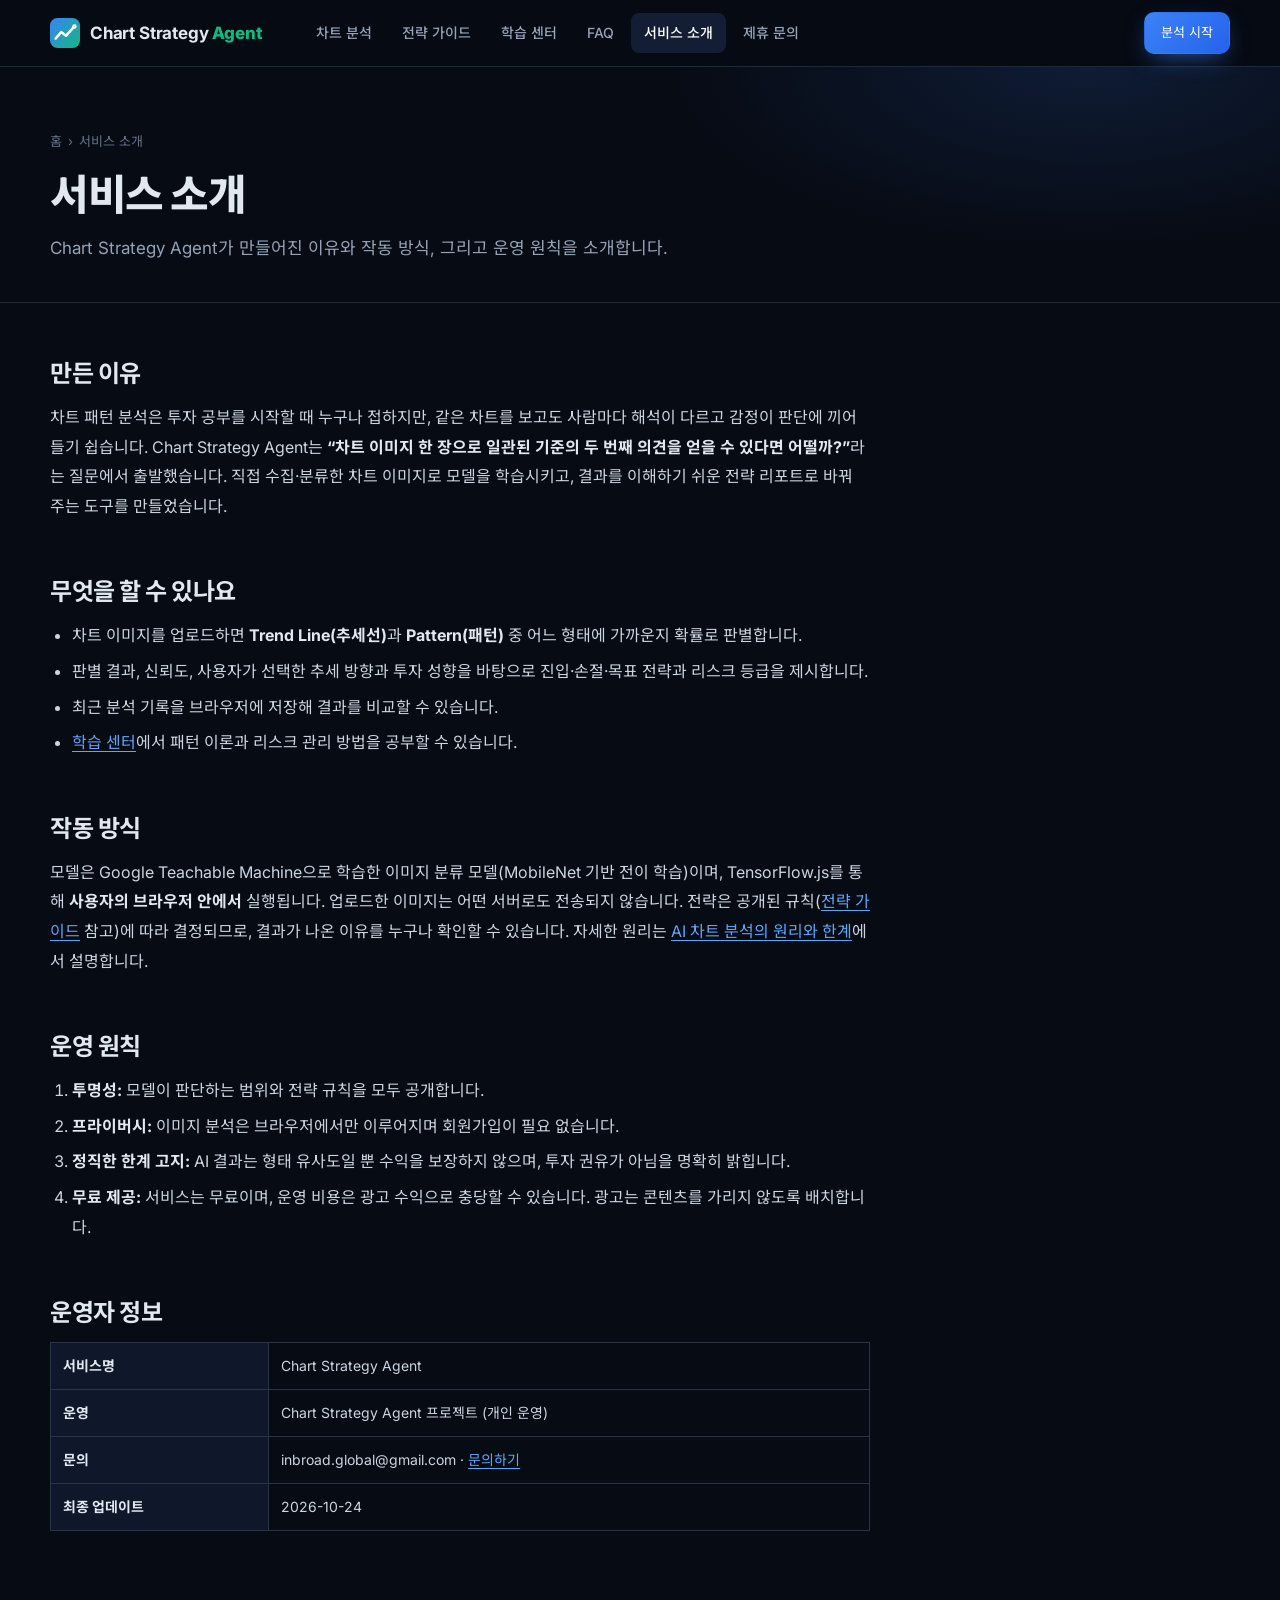
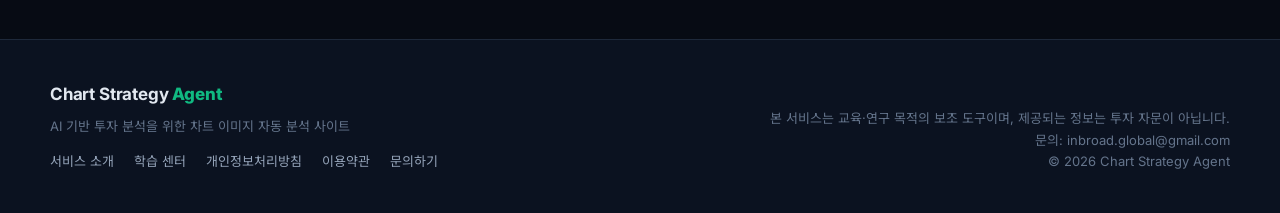
<file: about.html>
<!DOCTYPE html>
<html lang="ko">
<head>
  <meta charset="UTF-8" />
  <meta name="viewport" content="width=device-width, initial-scale=1.0" />
  <title>서비스 소개 | Chart Strategy Agent</title>
  <meta name="description" content="Chart Strategy Agent는 차트 이미지를 AI로 분석해 Trend Line과 Pattern을 판별하고 대응 전략을 제시하는 무료 웹 서비스입니다." />
  <link rel="canonical" href="https://wooramseo1.github.io/chart_image_classification/about.html" />
  <meta property="og:type" content="article" />
  <meta property="og:site_name" content="Chart Strategy Agent" />
  <meta property="og:title" content="서비스 소개 | Chart Strategy Agent" />
  <meta property="og:description" content="Chart Strategy Agent는 차트 이미지를 AI로 분석해 Trend Line과 Pattern을 판별하고 대응 전략을 제시하는 무료 웹 서비스입니다." />
  <meta property="og:url" content="https://wooramseo1.github.io/chart_image_classification/about.html" />
  <meta property="og:locale" content="ko_KR" />
  <link rel="icon" href="favicon.svg" type="image/svg+xml" />
  <meta name="google-adsense-account" content="ca-pub-8016145801255618" />
  <script async src="https://pagead2.googlesyndication.com/pagead/js/adsbygoogle.js?client=ca-pub-8016145801255618" crossorigin="anonymous"></script>
  <link rel="preconnect" href="https://fonts.googleapis.com" />
  <link rel="preconnect" href="https://fonts.gstatic.com" crossorigin />
  <link href="https://fonts.googleapis.com/css2?family=Inter:wght@400;500;600;700;800&family=Noto+Sans+KR:wght@400;500;700;900&family=JetBrains+Mono:wght@500&display=swap" rel="stylesheet" />
  <link rel="stylesheet" href="style.css" />
</head>
<body>
  <header class="nav">
    <div class="container nav-inner">
      <a href="index.html" class="brand">
        <svg class="brand-mark" viewBox="0 0 32 32" aria-hidden="true">
          <rect width="32" height="32" rx="8" fill="url(#bg)" />
          <path d="M6 22 L12 15 L17 19 L26 9" stroke="#fff" stroke-width="2.6" fill="none" stroke-linecap="round" stroke-linejoin="round" />
          <circle cx="26" cy="9" r="2.4" fill="#fff" />
          <defs><linearGradient id="bg" x1="0" y1="0" x2="1" y2="1"><stop offset="0" stop-color="#3b82f6" /><stop offset="1" stop-color="#10b981" /></linearGradient></defs>
        </svg>
        <span>Chart Strategy <b>Agent</b></span>
      </a>
      <nav class="menu" id="menu">
        <a href="index.html#analyze">차트 분석</a>
        <a href="index.html#strategy">전략 가이드</a>
        <a href="learn.html">학습 센터</a>
        <a href="index.html#faq">FAQ</a>
        <a href="about.html" class="active" aria-current="page">서비스 소개</a>
        <a href="index.html#partnership">제휴 문의</a>
      </nav>
      <div class="nav-right">
        <a href="index.html#analyze" class="btn btn-primary btn-sm">분석 시작</a>
        <button class="menu-toggle" id="menuToggle" aria-label="메뉴 열기">☰</button>
      </div>
    </div>
  </header>
  <main>
    <section class="page-hero">
      <div class="container">
        <nav class="breadcrumb" aria-label="현재 위치"><a href="index.html">홈</a><span>서비스 소개</span></nav>
        <h1>서비스 소개</h1>
        <p class="lead">Chart Strategy Agent가 만들어진 이유와 작동 방식, 그리고 운영 원칙을 소개합니다.</p>
      </div>
    </section>
    <section class="legal">
      <div class="container">
        <div class="prose">

<h2>만든 이유</h2>
<p>차트 패턴 분석은 투자 공부를 시작할 때 누구나 접하지만, 같은 차트를 보고도 사람마다 해석이 다르고 감정이 판단에 끼어들기 쉽습니다. Chart Strategy Agent는 <strong>“차트 이미지 한 장으로 일관된 기준의 두 번째 의견을 얻을 수 있다면 어떨까?”</strong>라는 질문에서 출발했습니다. 직접 수집·분류한 차트 이미지로 모델을 학습시키고, 결과를 이해하기 쉬운 전략 리포트로 바꿔 주는 도구를 만들었습니다.</p>

<h2>무엇을 할 수 있나요</h2>
<ul>
  <li>차트 이미지를 업로드하면 <strong>Trend Line(추세선)</strong>과 <strong>Pattern(패턴)</strong> 중 어느 형태에 가까운지 확률로 판별합니다.</li>
  <li>판별 결과, 신뢰도, 사용자가 선택한 추세 방향과 투자 성향을 바탕으로 진입·손절·목표 전략과 리스크 등급을 제시합니다.</li>
  <li>최근 분석 기록을 브라우저에 저장해 결과를 비교할 수 있습니다.</li>
  <li><a href="learn.html">학습 센터</a>에서 패턴 이론과 리스크 관리 방법을 공부할 수 있습니다.</li>
</ul>

<h2>작동 방식</h2>
<p>모델은 Google Teachable Machine으로 학습한 이미지 분류 모델(MobileNet 기반 전이 학습)이며, TensorFlow.js를 통해 <strong>사용자의 브라우저 안에서</strong> 실행됩니다. 업로드한 이미지는 어떤 서버로도 전송되지 않습니다. 전략은 공개된 규칙(<a href="index.html#strategy">전략 가이드</a> 참고)에 따라 결정되므로, 결과가 나온 이유를 누구나 확인할 수 있습니다. 자세한 원리는 <a href="learn-ai-limits.html">AI 차트 분석의 원리와 한계</a>에서 설명합니다.</p>

<h2>운영 원칙</h2>
<ol>
  <li><strong>투명성:</strong> 모델이 판단하는 범위와 전략 규칙을 모두 공개합니다.</li>
  <li><strong>프라이버시:</strong> 이미지 분석은 브라우저에서만 이루어지며 회원가입이 필요 없습니다.</li>
  <li><strong>정직한 한계 고지:</strong> AI 결과는 형태 유사도일 뿐 수익을 보장하지 않으며, 투자 권유가 아님을 명확히 밝힙니다.</li>
  <li><strong>무료 제공:</strong> 서비스는 무료이며, 운영 비용은 광고 수익으로 충당할 수 있습니다. 광고는 콘텐츠를 가리지 않도록 배치합니다.</li>
</ol>

<h2>운영자 정보</h2>
<div class="table-scroll"><table>
  <tbody>
    <tr><th>서비스명</th><td>Chart Strategy Agent</td></tr>
    <tr><th>운영</th><td>Chart Strategy Agent 프로젝트 (개인 운영)</td></tr>
    <tr><th>문의</th><td>inbroad.global@gmail.com · <a href="contact.html">문의하기</a></td></tr>
    <tr><th>최종 업데이트</th><td>2026-10-24</td></tr>
  </tbody>
</table></div>

        </div>
      </div>
    </section>
  </main>
  <footer class="footer">
    <div class="container footer-inner">
      <div>
        <a href="index.html" class="brand"><span>Chart Strategy <b>Agent</b></span></a>
        <p>AI 기반 투자 분석을 위한 차트 이미지 자동 분석 사이트</p>
        <nav class="footer-links" aria-label="사이트 정보">
          <a href="about.html">서비스 소개</a>
          <a href="learn.html">학습 센터</a>
          <a href="privacy.html">개인정보처리방침</a>
          <a href="terms.html">이용약관</a>
          <a href="contact.html">문의하기</a>
        </nav>
      </div>
      <p class="fine">본 서비스는 교육·연구 목적의 보조 도구이며, 제공되는 정보는 투자 자문이 아닙니다.<br />문의: inbroad.global@gmail.com<br />© 2026 Chart Strategy Agent</p>
    </div>
  </footer>
  <script>
    document.getElementById("menuToggle").addEventListener("click", function () {
      document.getElementById("menu").classList.toggle("open");
    });
  </script>
</body>
</html>
</file>
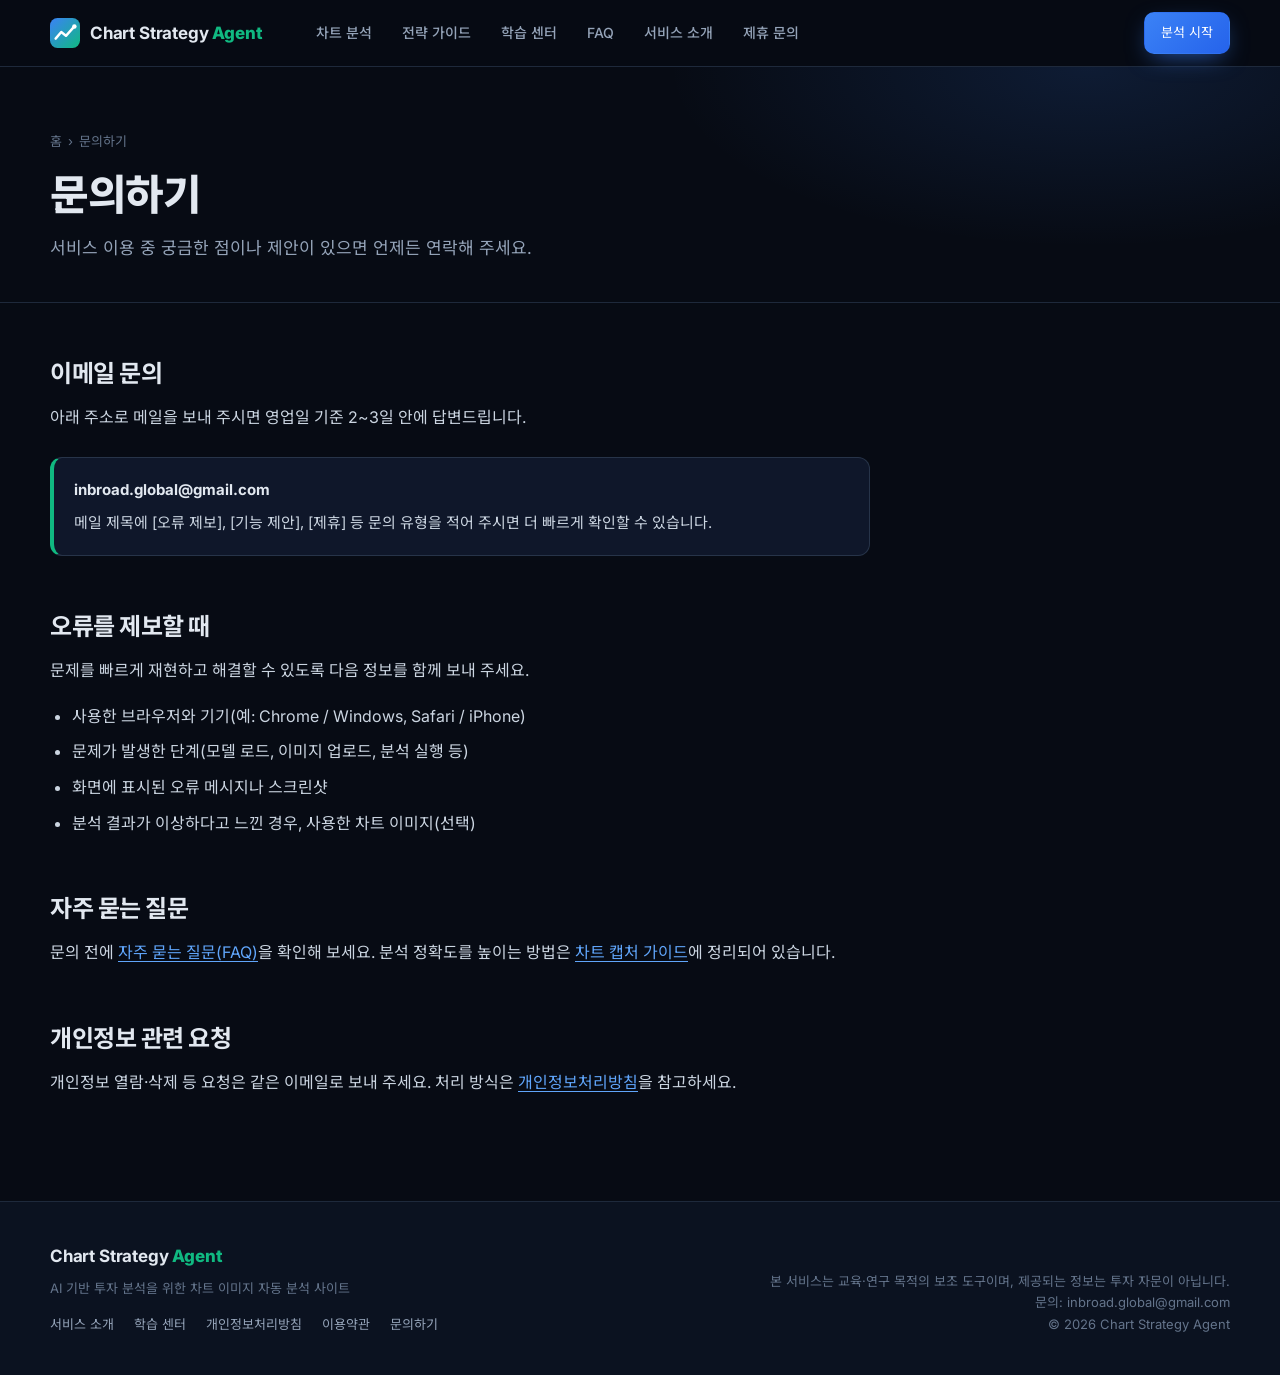
<file: contact.html>
<!DOCTYPE html>
<html lang="ko">
<head>
  <meta charset="UTF-8" />
  <meta name="viewport" content="width=device-width, initial-scale=1.0" />
  <title>문의하기 | Chart Strategy Agent</title>
  <meta name="description" content="Chart Strategy Agent에 대한 문의, 오류 제보, 기능 제안, 제휴 문의 방법을 안내합니다." />
  <link rel="canonical" href="https://wooramseo1.github.io/chart_image_classification/contact.html" />
  <meta property="og:type" content="article" />
  <meta property="og:site_name" content="Chart Strategy Agent" />
  <meta property="og:title" content="문의하기 | Chart Strategy Agent" />
  <meta property="og:description" content="Chart Strategy Agent에 대한 문의, 오류 제보, 기능 제안, 제휴 문의 방법을 안내합니다." />
  <meta property="og:url" content="https://wooramseo1.github.io/chart_image_classification/contact.html" />
  <meta property="og:locale" content="ko_KR" />
  <link rel="icon" href="favicon.svg" type="image/svg+xml" />
  <meta name="google-adsense-account" content="ca-pub-8016145801255618" />
  <script async src="https://pagead2.googlesyndication.com/pagead/js/adsbygoogle.js?client=ca-pub-8016145801255618" crossorigin="anonymous"></script>
  <link rel="preconnect" href="https://fonts.googleapis.com" />
  <link rel="preconnect" href="https://fonts.gstatic.com" crossorigin />
  <link href="https://fonts.googleapis.com/css2?family=Inter:wght@400;500;600;700;800&family=Noto+Sans+KR:wght@400;500;700;900&family=JetBrains+Mono:wght@500&display=swap" rel="stylesheet" />
  <link rel="stylesheet" href="style.css" />
</head>
<body>
  <header class="nav">
    <div class="container nav-inner">
      <a href="index.html" class="brand">
        <svg class="brand-mark" viewBox="0 0 32 32" aria-hidden="true">
          <rect width="32" height="32" rx="8" fill="url(#bg)" />
          <path d="M6 22 L12 15 L17 19 L26 9" stroke="#fff" stroke-width="2.6" fill="none" stroke-linecap="round" stroke-linejoin="round" />
          <circle cx="26" cy="9" r="2.4" fill="#fff" />
          <defs><linearGradient id="bg" x1="0" y1="0" x2="1" y2="1"><stop offset="0" stop-color="#3b82f6" /><stop offset="1" stop-color="#10b981" /></linearGradient></defs>
        </svg>
        <span>Chart Strategy <b>Agent</b></span>
      </a>
      <nav class="menu" id="menu">
        <a href="index.html#analyze">차트 분석</a>
        <a href="index.html#strategy">전략 가이드</a>
        <a href="learn.html">학습 센터</a>
        <a href="index.html#faq">FAQ</a>
        <a href="about.html">서비스 소개</a>
        <a href="index.html#partnership">제휴 문의</a>
      </nav>
      <div class="nav-right">
        <a href="index.html#analyze" class="btn btn-primary btn-sm">분석 시작</a>
        <button class="menu-toggle" id="menuToggle" aria-label="메뉴 열기">☰</button>
      </div>
    </div>
  </header>
  <main>
    <section class="page-hero">
      <div class="container">
        <nav class="breadcrumb" aria-label="현재 위치"><a href="index.html">홈</a><span>문의하기</span></nav>
        <h1>문의하기</h1>
        <p class="lead">서비스 이용 중 궁금한 점이나 제안이 있으면 언제든 연락해 주세요.</p>
      </div>
    </section>
    <section class="legal">
      <div class="container">
        <div class="prose">

<h2>이메일 문의</h2>
<p>아래 주소로 메일을 보내 주시면 영업일 기준 2~3일 안에 답변드립니다.</p>
<div class="callout key"><b>inbroad.global@gmail.com</b>메일 제목에 [오류 제보], [기능 제안], [제휴] 등 문의 유형을 적어 주시면 더 빠르게 확인할 수 있습니다.</div>

<h2>오류를 제보할 때</h2>
<p>문제를 빠르게 재현하고 해결할 수 있도록 다음 정보를 함께 보내 주세요.</p>
<ul>
  <li>사용한 브라우저와 기기(예: Chrome / Windows, Safari / iPhone)</li>
  <li>문제가 발생한 단계(모델 로드, 이미지 업로드, 분석 실행 등)</li>
  <li>화면에 표시된 오류 메시지나 스크린샷</li>
  <li>분석 결과가 이상하다고 느낀 경우, 사용한 차트 이미지(선택)</li>
</ul>

<h2>자주 묻는 질문</h2>
<p>문의 전에 <a href="index.html#faq">자주 묻는 질문(FAQ)</a>을 확인해 보세요. 분석 정확도를 높이는 방법은 <a href="learn-capture.html">차트 캡처 가이드</a>에 정리되어 있습니다.</p>

<h2>개인정보 관련 요청</h2>
<p>개인정보 열람·삭제 등 요청은 같은 이메일로 보내 주세요. 처리 방식은 <a href="privacy.html">개인정보처리방침</a>을 참고하세요.</p>

        </div>
      </div>
    </section>
  </main>
  <footer class="footer">
    <div class="container footer-inner">
      <div>
        <a href="index.html" class="brand"><span>Chart Strategy <b>Agent</b></span></a>
        <p>AI 기반 투자 분석을 위한 차트 이미지 자동 분석 사이트</p>
        <nav class="footer-links" aria-label="사이트 정보">
          <a href="about.html">서비스 소개</a>
          <a href="learn.html">학습 센터</a>
          <a href="privacy.html">개인정보처리방침</a>
          <a href="terms.html">이용약관</a>
          <a href="contact.html">문의하기</a>
        </nav>
      </div>
      <p class="fine">본 서비스는 교육·연구 목적의 보조 도구이며, 제공되는 정보는 투자 자문이 아닙니다.<br />문의: inbroad.global@gmail.com<br />© 2026 Chart Strategy Agent</p>
    </div>
  </footer>
  <script>
    document.getElementById("menuToggle").addEventListener("click", function () {
      document.getElementById("menu").classList.toggle("open");
    });
  </script>
</body>
</html>
</file>
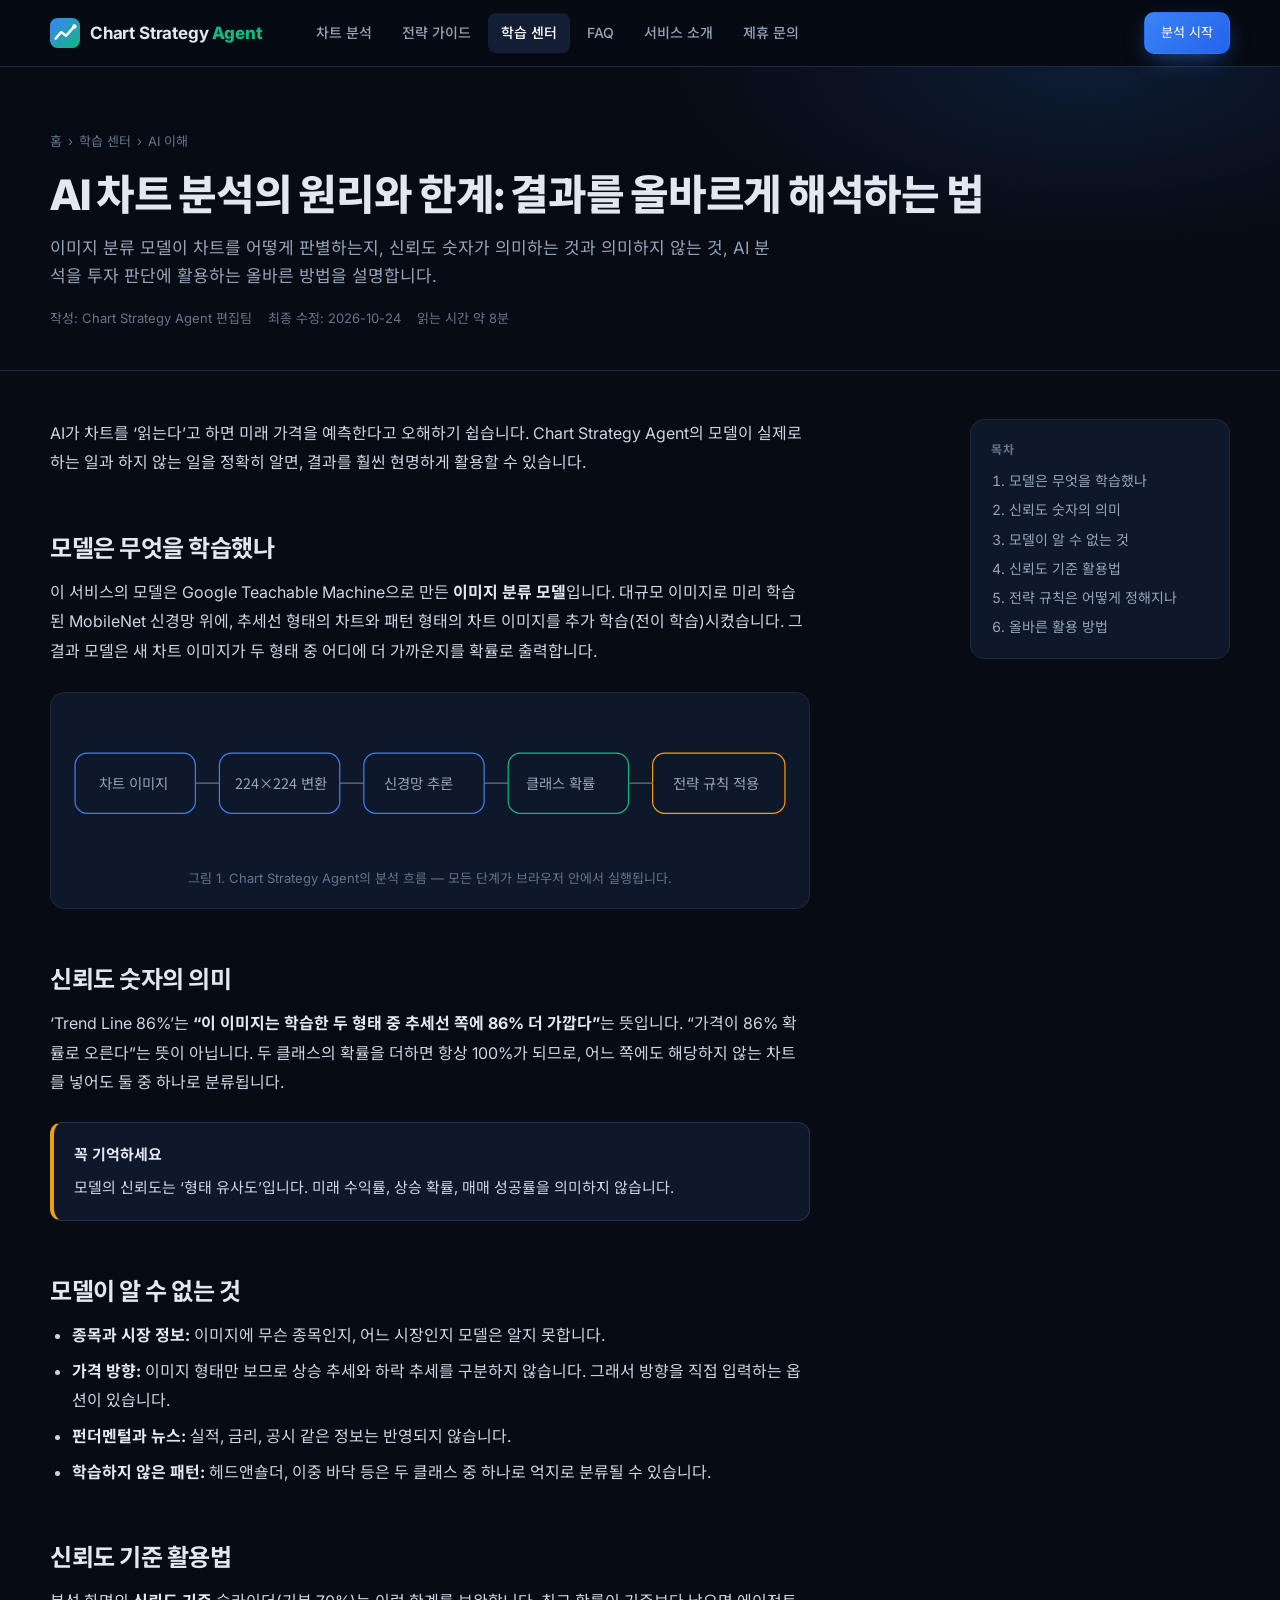
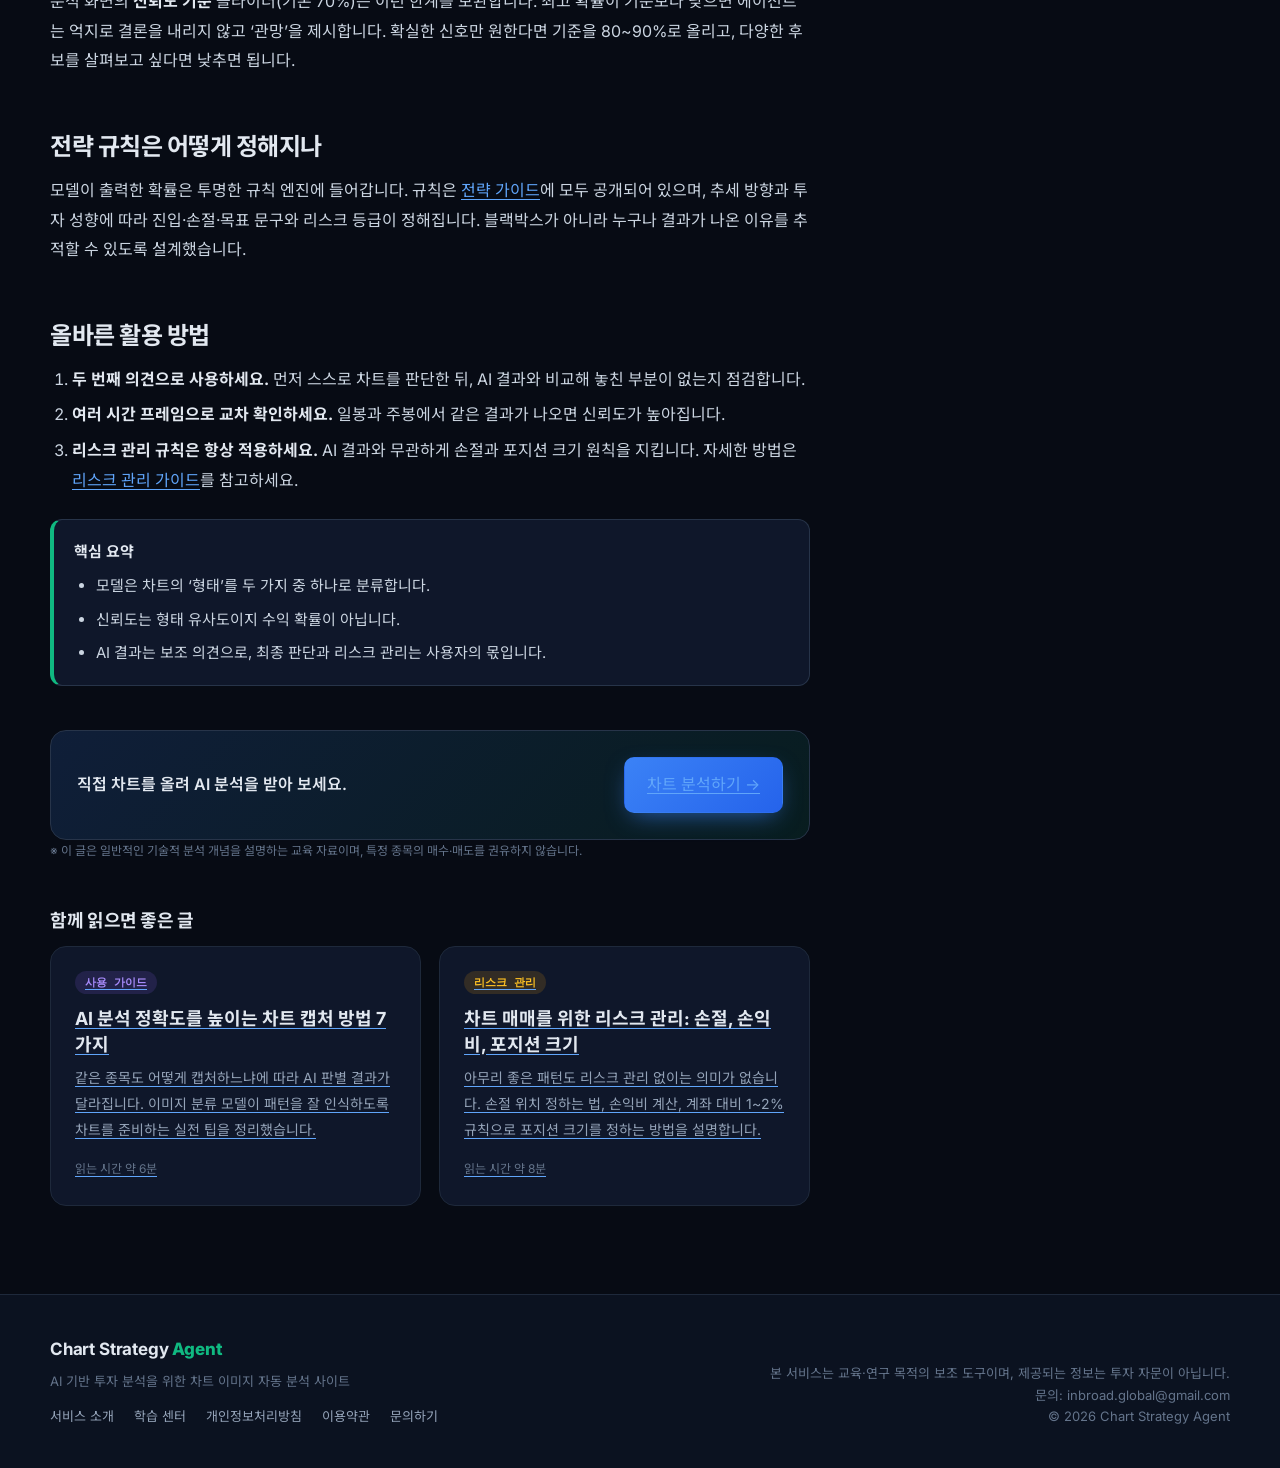
<file: learn-ai-limits.html>
<!DOCTYPE html>
<html lang="ko">
<head>
  <meta charset="UTF-8" />
  <meta name="viewport" content="width=device-width, initial-scale=1.0" />
  <title>AI 차트 분석의 원리와 한계: 결과를 올바르게 해석하는 법 | Chart Strategy Agent</title>
  <meta name="description" content="이미지 분류 모델이 차트를 어떻게 판별하는지, 신뢰도 숫자가 의미하는 것과 의미하지 않는 것, AI 분석을 투자 판단에 활용하는 올바른 방법을 설명합니다." />
  <link rel="canonical" href="https://wooramseo1.github.io/chart_image_classification/learn-ai-limits.html" />
  <meta property="og:type" content="article" />
  <meta property="og:site_name" content="Chart Strategy Agent" />
  <meta property="og:title" content="AI 차트 분석의 원리와 한계: 결과를 올바르게 해석하는 법 | Chart Strategy Agent" />
  <meta property="og:description" content="이미지 분류 모델이 차트를 어떻게 판별하는지, 신뢰도 숫자가 의미하는 것과 의미하지 않는 것, AI 분석을 투자 판단에 활용하는 올바른 방법을 설명합니다." />
  <meta property="og:url" content="https://wooramseo1.github.io/chart_image_classification/learn-ai-limits.html" />
  <meta property="og:locale" content="ko_KR" />
  <link rel="icon" href="favicon.svg" type="image/svg+xml" />
  <meta name="google-adsense-account" content="ca-pub-8016145801255618" />
  <script async src="https://pagead2.googlesyndication.com/pagead/js/adsbygoogle.js?client=ca-pub-8016145801255618" crossorigin="anonymous"></script>
  <link rel="preconnect" href="https://fonts.googleapis.com" />
  <link rel="preconnect" href="https://fonts.gstatic.com" crossorigin />
  <link href="https://fonts.googleapis.com/css2?family=Inter:wght@400;500;600;700;800&family=Noto+Sans+KR:wght@400;500;700;900&family=JetBrains+Mono:wght@500&display=swap" rel="stylesheet" />
  <link rel="stylesheet" href="style.css" />
  <script type="application/ld+json">{"@context": "https://schema.org", "@type": "Article", "headline": "AI 차트 분석의 원리와 한계: 결과를 올바르게 해석하는 법", "description": "이미지 분류 모델이 차트를 어떻게 판별하는지, 신뢰도 숫자가 의미하는 것과 의미하지 않는 것, AI 분석을 투자 판단에 활용하는 올바른 방법을 설명합니다.", "inLanguage": "ko", "datePublished": "2026-10-24", "dateModified": "2026-10-24", "author": {"@type": "Organization", "name": "Chart Strategy Agent"}, "mainEntityOfPage": "https://wooramseo1.github.io/chart_image_classification/learn-ai-limits.html"}</script>
</head>
<body>
  <header class="nav">
    <div class="container nav-inner">
      <a href="index.html" class="brand">
        <svg class="brand-mark" viewBox="0 0 32 32" aria-hidden="true">
          <rect width="32" height="32" rx="8" fill="url(#bg)" />
          <path d="M6 22 L12 15 L17 19 L26 9" stroke="#fff" stroke-width="2.6" fill="none" stroke-linecap="round" stroke-linejoin="round" />
          <circle cx="26" cy="9" r="2.4" fill="#fff" />
          <defs><linearGradient id="bg" x1="0" y1="0" x2="1" y2="1"><stop offset="0" stop-color="#3b82f6" /><stop offset="1" stop-color="#10b981" /></linearGradient></defs>
        </svg>
        <span>Chart Strategy <b>Agent</b></span>
      </a>
      <nav class="menu" id="menu">
        <a href="index.html#analyze">차트 분석</a>
        <a href="index.html#strategy">전략 가이드</a>
        <a href="learn.html" class="active" aria-current="page">학습 센터</a>
        <a href="index.html#faq">FAQ</a>
        <a href="about.html">서비스 소개</a>
        <a href="index.html#partnership">제휴 문의</a>
      </nav>
      <div class="nav-right">
        <a href="index.html#analyze" class="btn btn-primary btn-sm">분석 시작</a>
        <button class="menu-toggle" id="menuToggle" aria-label="메뉴 열기">☰</button>
      </div>
    </div>
  </header>
  <main>
    <section class="page-hero">
      <div class="container">
        <nav class="breadcrumb" aria-label="현재 위치"><a href="index.html">홈</a><span><a href="learn.html">학습 센터</a></span><span>AI 이해</span></nav>
        <h1>AI 차트 분석의 원리와 한계: 결과를 올바르게 해석하는 법</h1>
        <p class="lead">이미지 분류 모델이 차트를 어떻게 판별하는지, 신뢰도 숫자가 의미하는 것과 의미하지 않는 것, AI 분석을 투자 판단에 활용하는 올바른 방법을 설명합니다.</p>
        <div class="meta-line"><span>작성: Chart Strategy Agent 편집팀</span><span>최종 수정: 2026-10-24</span><span>읽는 시간 약 8분</span></div>
      </div>
    </section>
    <div class="container article-wrap">
      <article class="prose">

<p>AI가 차트를 ‘읽는다’고 하면 미래 가격을 예측한다고 오해하기 쉽습니다. Chart Strategy Agent의 모델이 실제로 하는 일과 하지 않는 일을 정확히 알면, 결과를 훨씬 현명하게 활용할 수 있습니다.</p>

<h2 id="s1">모델은 무엇을 학습했나</h2>
<p>이 서비스의 모델은 Google Teachable Machine으로 만든 <strong>이미지 분류 모델</strong>입니다. 대규모 이미지로 미리 학습된 MobileNet 신경망 위에, 추세선 형태의 차트와 패턴 형태의 차트 이미지를 추가 학습(전이 학습)시켰습니다. 그 결과 모델은 새 차트 이미지가 두 형태 중 어디에 더 가까운지를 확률로 출력합니다.</p>
<figure class="fig">
  <svg viewBox="0 0 600 120" role="img" aria-label="분석 과정: 이미지 입력, 224x224 전처리, 신경망 추론, 클래스별 확률, 전략 규칙">
    <g font-size="13">
      <rect x="5" y="35" width="100" height="50" rx="10" fill="none" stroke="#3b82f6" /><text x="25" y="65">차트 이미지</text>
      <rect x="125" y="35" width="100" height="50" rx="10" fill="none" stroke="#3b82f6" /><text x="138" y="65">224×224 변환</text>
      <rect x="245" y="35" width="100" height="50" rx="10" fill="none" stroke="#3b82f6" /><text x="262" y="65">신경망 추론</text>
      <rect x="365" y="35" width="100" height="50" rx="10" fill="none" stroke="#10b981" /><text x="380" y="65">클래스 확률</text>
      <rect x="485" y="35" width="110" height="50" rx="10" fill="none" stroke="#f59e0b" /><text x="502" y="65">전략 규칙 적용</text>
      <path d="M105 60h20M225 60h20M345 60h20M465 60h20" stroke="#64748b" />
    </g>
  </svg>
  <figcaption>그림 1. Chart Strategy Agent의 분석 흐름 — 모든 단계가 브라우저 안에서 실행됩니다.</figcaption>
</figure>

<h2 id="s2">신뢰도 숫자의 의미</h2>
<p>‘Trend Line 86%’는 <strong>“이 이미지는 학습한 두 형태 중 추세선 쪽에 86% 더 가깝다”</strong>는 뜻입니다. “가격이 86% 확률로 오른다”는 뜻이 아닙니다. 두 클래스의 확률을 더하면 항상 100%가 되므로, 어느 쪽에도 해당하지 않는 차트를 넣어도 둘 중 하나로 분류됩니다.</p>
<div class="callout warn"><b>꼭 기억하세요</b>모델의 신뢰도는 ‘형태 유사도’입니다. 미래 수익률, 상승 확률, 매매 성공률을 의미하지 않습니다.</div>

<h2 id="s3">모델이 알 수 없는 것</h2>
<ul>
  <li><strong>종목과 시장 정보:</strong> 이미지에 무슨 종목인지, 어느 시장인지 모델은 알지 못합니다.</li>
  <li><strong>가격 방향:</strong> 이미지 형태만 보므로 상승 추세와 하락 추세를 구분하지 않습니다. 그래서 방향을 직접 입력하는 옵션이 있습니다.</li>
  <li><strong>펀더멘털과 뉴스:</strong> 실적, 금리, 공시 같은 정보는 반영되지 않습니다.</li>
  <li><strong>학습하지 않은 패턴:</strong> 헤드앤숄더, 이중 바닥 등은 두 클래스 중 하나로 억지로 분류될 수 있습니다.</li>
</ul>

<h2 id="s4">신뢰도 기준 활용법</h2>
<p>분석 화면의 <strong>신뢰도 기준</strong> 슬라이더(기본 70%)는 이런 한계를 보완합니다. 최고 확률이 기준보다 낮으면 에이전트는 억지로 결론을 내리지 않고 ‘관망’을 제시합니다. 확실한 신호만 원한다면 기준을 80~90%로 올리고, 다양한 후보를 살펴보고 싶다면 낮추면 됩니다.</p>

<h2 id="s5">전략 규칙은 어떻게 정해지나</h2>
<p>모델이 출력한 확률은 투명한 규칙 엔진에 들어갑니다. 규칙은 <a href="index.html#strategy">전략 가이드</a>에 모두 공개되어 있으며, 추세 방향과 투자 성향에 따라 진입·손절·목표 문구와 리스크 등급이 정해집니다. 블랙박스가 아니라 누구나 결과가 나온 이유를 추적할 수 있도록 설계했습니다.</p>

<h2 id="s6">올바른 활용 방법</h2>
<ol>
  <li><strong>두 번째 의견으로 사용하세요.</strong> 먼저 스스로 차트를 판단한 뒤, AI 결과와 비교해 놓친 부분이 없는지 점검합니다.</li>
  <li><strong>여러 시간 프레임으로 교차 확인하세요.</strong> 일봉과 주봉에서 같은 결과가 나오면 신뢰도가 높아집니다.</li>
  <li><strong>리스크 관리 규칙은 항상 적용하세요.</strong> AI 결과와 무관하게 손절과 포지션 크기 원칙을 지킵니다. 자세한 방법은 <a href="learn-risk.html">리스크 관리 가이드</a>를 참고하세요.</li>
</ol>
<div class="callout key"><b>핵심 요약</b><ul><li>모델은 차트의 ‘형태’를 두 가지 중 하나로 분류합니다.</li><li>신뢰도는 형태 유사도이지 수익 확률이 아닙니다.</li><li>AI 결과는 보조 의견으로, 최종 판단과 리스크 관리는 사용자의 몫입니다.</li></ul></div>

        <div class="cta-box">
          <p>직접 차트를 올려 AI 분석을 받아 보세요.</p>
          <a href="index.html#analyze" class="btn btn-primary">차트 분석하기 →</a>
        </div>
        <p class="disclaimer">※ 이 글은 일반적인 기술적 분석 개념을 설명하는 교육 자료이며, 특정 종목의 매수·매도를 권유하지 않습니다.</p>
        <section class="related">
          <h2>함께 읽으면 좋은 글</h2>
          <div class="learn-grid">
        <a class="learn-card" href="learn-capture.html">
          <span class="pill violet">사용 가이드</span>
          <h3>AI 분석 정확도를 높이는 차트 캡처 방법 7가지</h3>
          <p>같은 종목도 어떻게 캡처하느냐에 따라 AI 판별 결과가 달라집니다. 이미지 분류 모델이 패턴을 잘 인식하도록 차트를 준비하는 실전 팁을 정리했습니다.</p>
          <small>읽는 시간 약 6분</small>
        </a>
        <a class="learn-card" href="learn-risk.html">
          <span class="pill amber">리스크 관리</span>
          <h3>차트 매매를 위한 리스크 관리: 손절, 손익비, 포지션 크기</h3>
          <p>아무리 좋은 패턴도 리스크 관리 없이는 의미가 없습니다. 손절 위치 정하는 법, 손익비 계산, 계좌 대비 1~2% 규칙으로 포지션 크기를 정하는 방법을 설명합니다.</p>
          <small>읽는 시간 약 8분</small>
        </a>
          </div>
        </section>
      </article>
      <aside class="toc" aria-label="목차">
        <b>목차</b>
        <ol>
          <li><a href="#s1">모델은 무엇을 학습했나</a></li>
          <li><a href="#s2">신뢰도 숫자의 의미</a></li>
          <li><a href="#s3">모델이 알 수 없는 것</a></li>
          <li><a href="#s4">신뢰도 기준 활용법</a></li>
          <li><a href="#s5">전략 규칙은 어떻게 정해지나</a></li>
          <li><a href="#s6">올바른 활용 방법</a></li>
        </ol>
      </aside>
    </div>
  </main>
  <footer class="footer">
    <div class="container footer-inner">
      <div>
        <a href="index.html" class="brand"><span>Chart Strategy <b>Agent</b></span></a>
        <p>AI 기반 투자 분석을 위한 차트 이미지 자동 분석 사이트</p>
        <nav class="footer-links" aria-label="사이트 정보">
          <a href="about.html">서비스 소개</a>
          <a href="learn.html">학습 센터</a>
          <a href="privacy.html">개인정보처리방침</a>
          <a href="terms.html">이용약관</a>
          <a href="contact.html">문의하기</a>
        </nav>
      </div>
      <p class="fine">본 서비스는 교육·연구 목적의 보조 도구이며, 제공되는 정보는 투자 자문이 아닙니다.<br />문의: inbroad.global@gmail.com<br />© 2026 Chart Strategy Agent</p>
    </div>
  </footer>
  <script>
    document.getElementById("menuToggle").addEventListener("click", function () {
      document.getElementById("menu").classList.toggle("open");
    });
  </script>
</body>
</html>
</file>
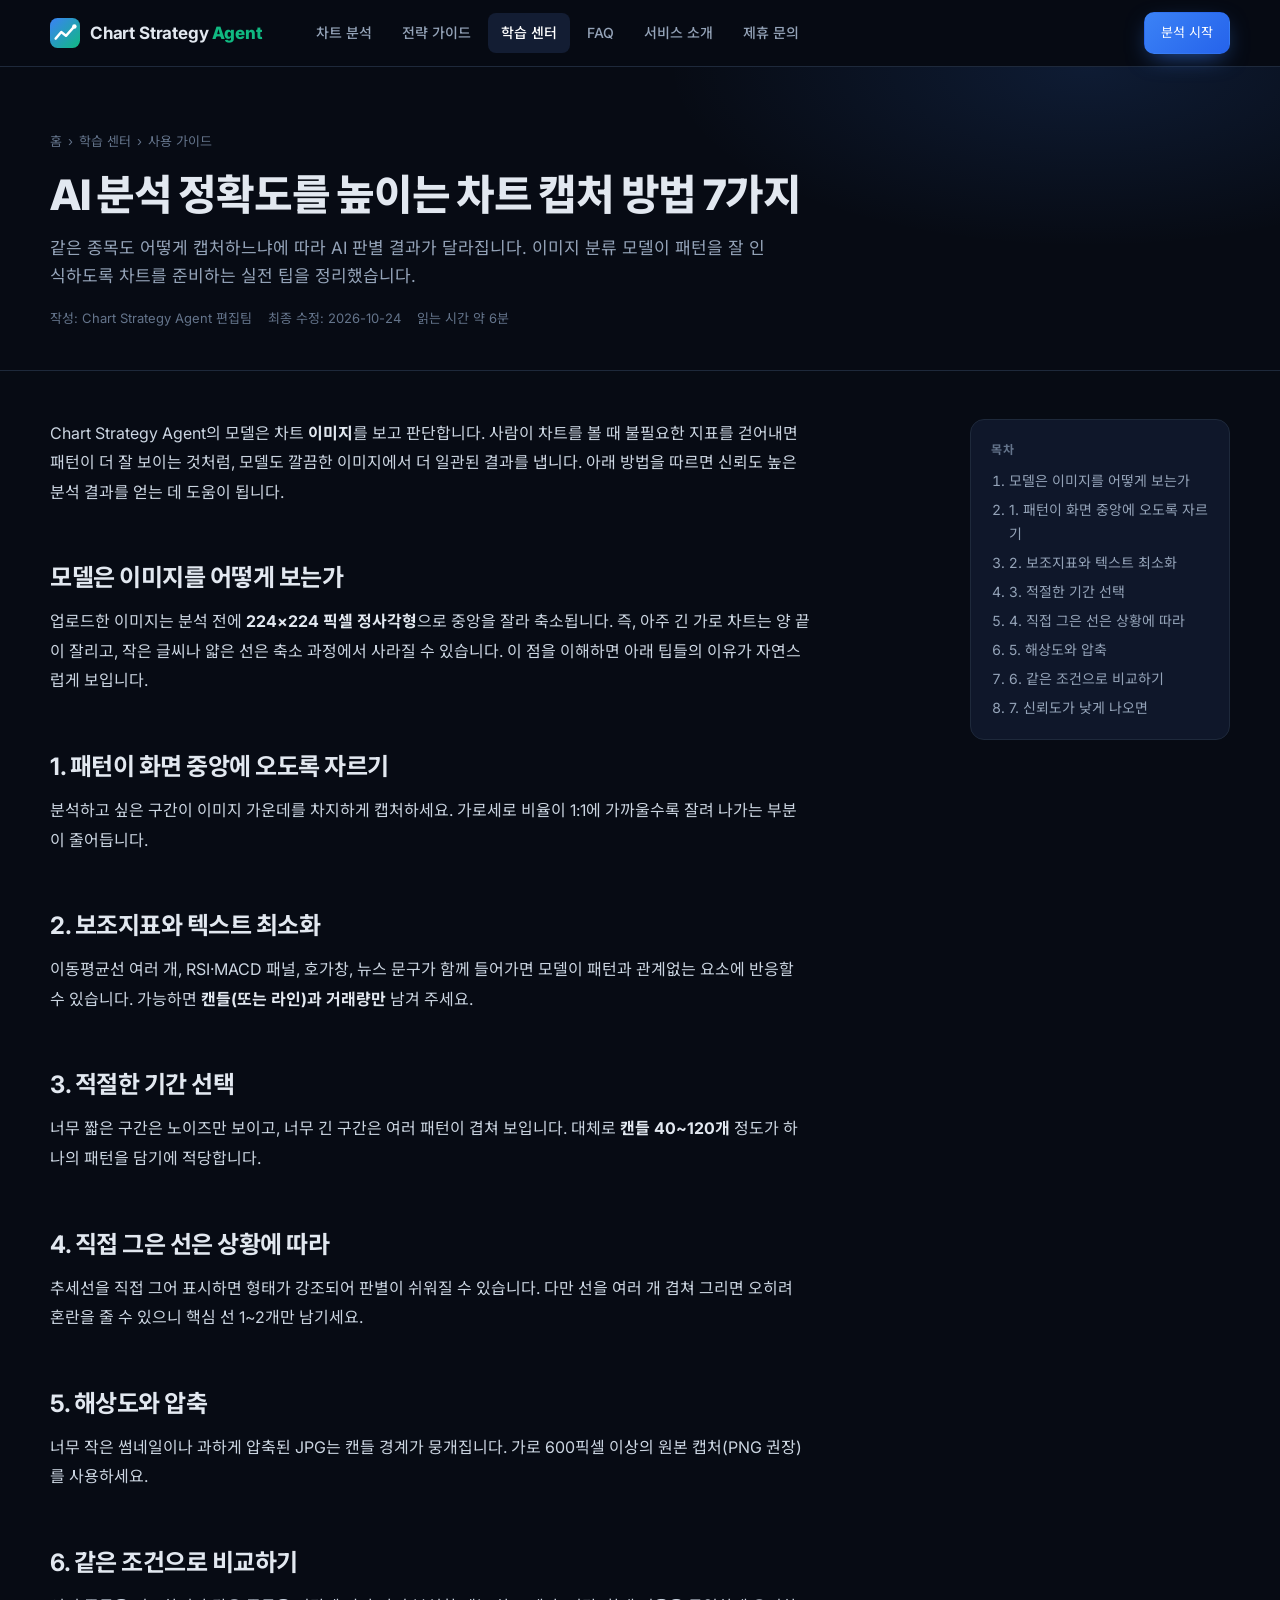
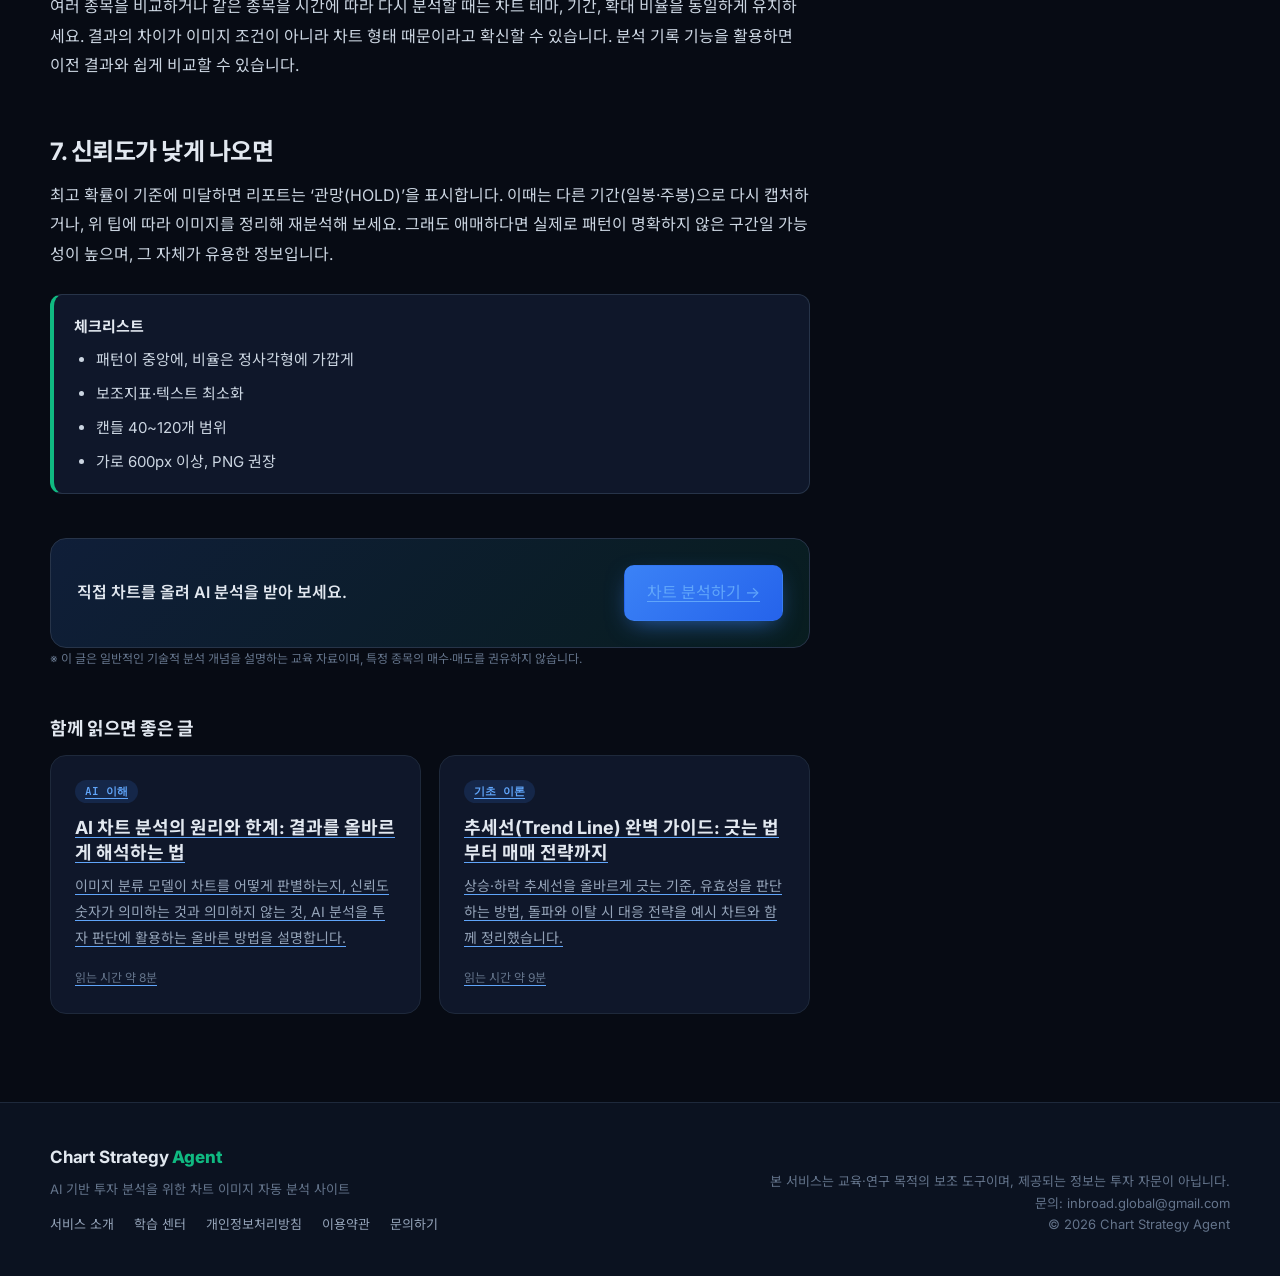
<file: learn-capture.html>
<!DOCTYPE html>
<html lang="ko">
<head>
  <meta charset="UTF-8" />
  <meta name="viewport" content="width=device-width, initial-scale=1.0" />
  <title>AI 분석 정확도를 높이는 차트 캡처 방법 7가지 | Chart Strategy Agent</title>
  <meta name="description" content="같은 종목도 어떻게 캡처하느냐에 따라 AI 판별 결과가 달라집니다. 이미지 분류 모델이 패턴을 잘 인식하도록 차트를 준비하는 실전 팁을 정리했습니다." />
  <link rel="canonical" href="https://wooramseo1.github.io/chart_image_classification/learn-capture.html" />
  <meta property="og:type" content="article" />
  <meta property="og:site_name" content="Chart Strategy Agent" />
  <meta property="og:title" content="AI 분석 정확도를 높이는 차트 캡처 방법 7가지 | Chart Strategy Agent" />
  <meta property="og:description" content="같은 종목도 어떻게 캡처하느냐에 따라 AI 판별 결과가 달라집니다. 이미지 분류 모델이 패턴을 잘 인식하도록 차트를 준비하는 실전 팁을 정리했습니다." />
  <meta property="og:url" content="https://wooramseo1.github.io/chart_image_classification/learn-capture.html" />
  <meta property="og:locale" content="ko_KR" />
  <link rel="icon" href="favicon.svg" type="image/svg+xml" />
  <meta name="google-adsense-account" content="ca-pub-8016145801255618" />
  <script async src="https://pagead2.googlesyndication.com/pagead/js/adsbygoogle.js?client=ca-pub-8016145801255618" crossorigin="anonymous"></script>
  <link rel="preconnect" href="https://fonts.googleapis.com" />
  <link rel="preconnect" href="https://fonts.gstatic.com" crossorigin />
  <link href="https://fonts.googleapis.com/css2?family=Inter:wght@400;500;600;700;800&family=Noto+Sans+KR:wght@400;500;700;900&family=JetBrains+Mono:wght@500&display=swap" rel="stylesheet" />
  <link rel="stylesheet" href="style.css" />
  <script type="application/ld+json">{"@context": "https://schema.org", "@type": "Article", "headline": "AI 분석 정확도를 높이는 차트 캡처 방법 7가지", "description": "같은 종목도 어떻게 캡처하느냐에 따라 AI 판별 결과가 달라집니다. 이미지 분류 모델이 패턴을 잘 인식하도록 차트를 준비하는 실전 팁을 정리했습니다.", "inLanguage": "ko", "datePublished": "2026-10-24", "dateModified": "2026-10-24", "author": {"@type": "Organization", "name": "Chart Strategy Agent"}, "mainEntityOfPage": "https://wooramseo1.github.io/chart_image_classification/learn-capture.html"}</script>
</head>
<body>
  <header class="nav">
    <div class="container nav-inner">
      <a href="index.html" class="brand">
        <svg class="brand-mark" viewBox="0 0 32 32" aria-hidden="true">
          <rect width="32" height="32" rx="8" fill="url(#bg)" />
          <path d="M6 22 L12 15 L17 19 L26 9" stroke="#fff" stroke-width="2.6" fill="none" stroke-linecap="round" stroke-linejoin="round" />
          <circle cx="26" cy="9" r="2.4" fill="#fff" />
          <defs><linearGradient id="bg" x1="0" y1="0" x2="1" y2="1"><stop offset="0" stop-color="#3b82f6" /><stop offset="1" stop-color="#10b981" /></linearGradient></defs>
        </svg>
        <span>Chart Strategy <b>Agent</b></span>
      </a>
      <nav class="menu" id="menu">
        <a href="index.html#analyze">차트 분석</a>
        <a href="index.html#strategy">전략 가이드</a>
        <a href="learn.html" class="active" aria-current="page">학습 센터</a>
        <a href="index.html#faq">FAQ</a>
        <a href="about.html">서비스 소개</a>
        <a href="index.html#partnership">제휴 문의</a>
      </nav>
      <div class="nav-right">
        <a href="index.html#analyze" class="btn btn-primary btn-sm">분석 시작</a>
        <button class="menu-toggle" id="menuToggle" aria-label="메뉴 열기">☰</button>
      </div>
    </div>
  </header>
  <main>
    <section class="page-hero">
      <div class="container">
        <nav class="breadcrumb" aria-label="현재 위치"><a href="index.html">홈</a><span><a href="learn.html">학습 센터</a></span><span>사용 가이드</span></nav>
        <h1>AI 분석 정확도를 높이는 차트 캡처 방법 7가지</h1>
        <p class="lead">같은 종목도 어떻게 캡처하느냐에 따라 AI 판별 결과가 달라집니다. 이미지 분류 모델이 패턴을 잘 인식하도록 차트를 준비하는 실전 팁을 정리했습니다.</p>
        <div class="meta-line"><span>작성: Chart Strategy Agent 편집팀</span><span>최종 수정: 2026-10-24</span><span>읽는 시간 약 6분</span></div>
      </div>
    </section>
    <div class="container article-wrap">
      <article class="prose">

<p>Chart Strategy Agent의 모델은 차트 <strong>이미지</strong>를 보고 판단합니다. 사람이 차트를 볼 때 불필요한 지표를 걷어내면 패턴이 더 잘 보이는 것처럼, 모델도 깔끔한 이미지에서 더 일관된 결과를 냅니다. 아래 방법을 따르면 신뢰도 높은 분석 결과를 얻는 데 도움이 됩니다.</p>

<h2 id="s1">모델은 이미지를 어떻게 보는가</h2>
<p>업로드한 이미지는 분석 전에 <strong>224×224 픽셀 정사각형</strong>으로 중앙을 잘라 축소됩니다. 즉, 아주 긴 가로 차트는 양 끝이 잘리고, 작은 글씨나 얇은 선은 축소 과정에서 사라질 수 있습니다. 이 점을 이해하면 아래 팁들의 이유가 자연스럽게 보입니다.</p>

<h2 id="s2">1. 패턴이 화면 중앙에 오도록 자르기</h2>
<p>분석하고 싶은 구간이 이미지 가운데를 차지하게 캡처하세요. 가로세로 비율이 1:1에 가까울수록 잘려 나가는 부분이 줄어듭니다.</p>

<h2 id="s3">2. 보조지표와 텍스트 최소화</h2>
<p>이동평균선 여러 개, RSI·MACD 패널, 호가창, 뉴스 문구가 함께 들어가면 모델이 패턴과 관계없는 요소에 반응할 수 있습니다. 가능하면 <strong>캔들(또는 라인)과 거래량만</strong> 남겨 주세요.</p>

<h2 id="s4">3. 적절한 기간 선택</h2>
<p>너무 짧은 구간은 노이즈만 보이고, 너무 긴 구간은 여러 패턴이 겹쳐 보입니다. 대체로 <strong>캔들 40~120개</strong> 정도가 하나의 패턴을 담기에 적당합니다.</p>

<h2 id="s5">4. 직접 그은 선은 상황에 따라</h2>
<p>추세선을 직접 그어 표시하면 형태가 강조되어 판별이 쉬워질 수 있습니다. 다만 선을 여러 개 겹쳐 그리면 오히려 혼란을 줄 수 있으니 핵심 선 1~2개만 남기세요.</p>

<h2 id="s6">5. 해상도와 압축</h2>
<p>너무 작은 썸네일이나 과하게 압축된 JPG는 캔들 경계가 뭉개집니다. 가로 600픽셀 이상의 원본 캡처(PNG 권장)를 사용하세요.</p>

<h2 id="s7">6. 같은 조건으로 비교하기</h2>
<p>여러 종목을 비교하거나 같은 종목을 시간에 따라 다시 분석할 때는 차트 테마, 기간, 확대 비율을 동일하게 유지하세요. 결과의 차이가 이미지 조건이 아니라 차트 형태 때문이라고 확신할 수 있습니다. 분석 기록 기능을 활용하면 이전 결과와 쉽게 비교할 수 있습니다.</p>

<h2 id="s8">7. 신뢰도가 낮게 나오면</h2>
<p>최고 확률이 기준에 미달하면 리포트는 ‘관망(HOLD)’을 표시합니다. 이때는 다른 기간(일봉·주봉)으로 다시 캡처하거나, 위 팁에 따라 이미지를 정리해 재분석해 보세요. 그래도 애매하다면 실제로 패턴이 명확하지 않은 구간일 가능성이 높으며, 그 자체가 유용한 정보입니다.</p>
<div class="callout key"><b>체크리스트</b><ul><li>패턴이 중앙에, 비율은 정사각형에 가깝게</li><li>보조지표·텍스트 최소화</li><li>캔들 40~120개 범위</li><li>가로 600px 이상, PNG 권장</li></ul></div>

        <div class="cta-box">
          <p>직접 차트를 올려 AI 분석을 받아 보세요.</p>
          <a href="index.html#analyze" class="btn btn-primary">차트 분석하기 →</a>
        </div>
        <p class="disclaimer">※ 이 글은 일반적인 기술적 분석 개념을 설명하는 교육 자료이며, 특정 종목의 매수·매도를 권유하지 않습니다.</p>
        <section class="related">
          <h2>함께 읽으면 좋은 글</h2>
          <div class="learn-grid">
        <a class="learn-card" href="learn-ai-limits.html">
          <span class="pill blue">AI 이해</span>
          <h3>AI 차트 분석의 원리와 한계: 결과를 올바르게 해석하는 법</h3>
          <p>이미지 분류 모델이 차트를 어떻게 판별하는지, 신뢰도 숫자가 의미하는 것과 의미하지 않는 것, AI 분석을 투자 판단에 활용하는 올바른 방법을 설명합니다.</p>
          <small>읽는 시간 약 8분</small>
        </a>
        <a class="learn-card" href="learn-trendline.html">
          <span class="pill blue">기초 이론</span>
          <h3>추세선(Trend Line) 완벽 가이드: 긋는 법부터 매매 전략까지</h3>
          <p>상승·하락 추세선을 올바르게 긋는 기준, 유효성을 판단하는 방법, 돌파와 이탈 시 대응 전략을 예시 차트와 함께 정리했습니다.</p>
          <small>읽는 시간 약 9분</small>
        </a>
          </div>
        </section>
      </article>
      <aside class="toc" aria-label="목차">
        <b>목차</b>
        <ol>
          <li><a href="#s1">모델은 이미지를 어떻게 보는가</a></li>
          <li><a href="#s2">1. 패턴이 화면 중앙에 오도록 자르기</a></li>
          <li><a href="#s3">2. 보조지표와 텍스트 최소화</a></li>
          <li><a href="#s4">3. 적절한 기간 선택</a></li>
          <li><a href="#s5">4. 직접 그은 선은 상황에 따라</a></li>
          <li><a href="#s6">5. 해상도와 압축</a></li>
          <li><a href="#s7">6. 같은 조건으로 비교하기</a></li>
          <li><a href="#s8">7. 신뢰도가 낮게 나오면</a></li>
        </ol>
      </aside>
    </div>
  </main>
  <footer class="footer">
    <div class="container footer-inner">
      <div>
        <a href="index.html" class="brand"><span>Chart Strategy <b>Agent</b></span></a>
        <p>AI 기반 투자 분석을 위한 차트 이미지 자동 분석 사이트</p>
        <nav class="footer-links" aria-label="사이트 정보">
          <a href="about.html">서비스 소개</a>
          <a href="learn.html">학습 센터</a>
          <a href="privacy.html">개인정보처리방침</a>
          <a href="terms.html">이용약관</a>
          <a href="contact.html">문의하기</a>
        </nav>
      </div>
      <p class="fine">본 서비스는 교육·연구 목적의 보조 도구이며, 제공되는 정보는 투자 자문이 아닙니다.<br />문의: inbroad.global@gmail.com<br />© 2026 Chart Strategy Agent</p>
    </div>
  </footer>
  <script>
    document.getElementById("menuToggle").addEventListener("click", function () {
      document.getElementById("menu").classList.toggle("open");
    });
  </script>
</body>
</html>
</file>
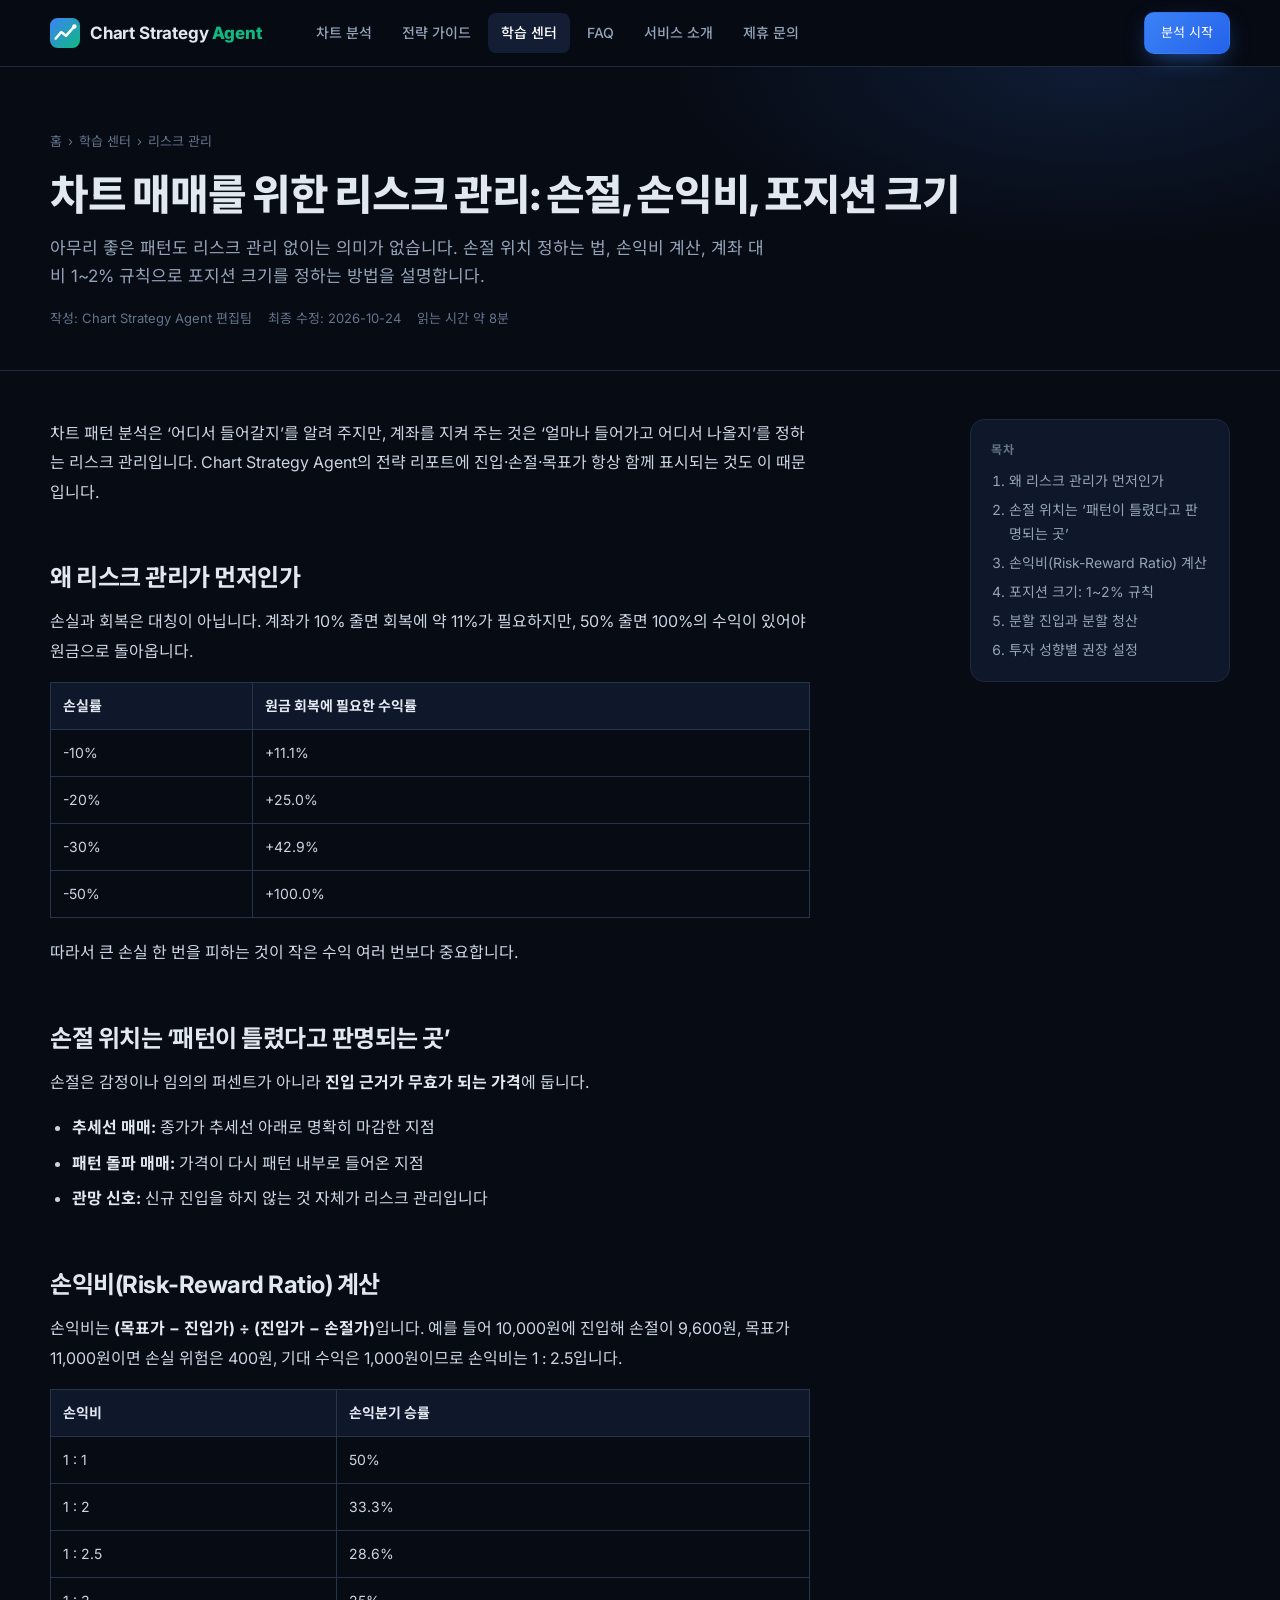
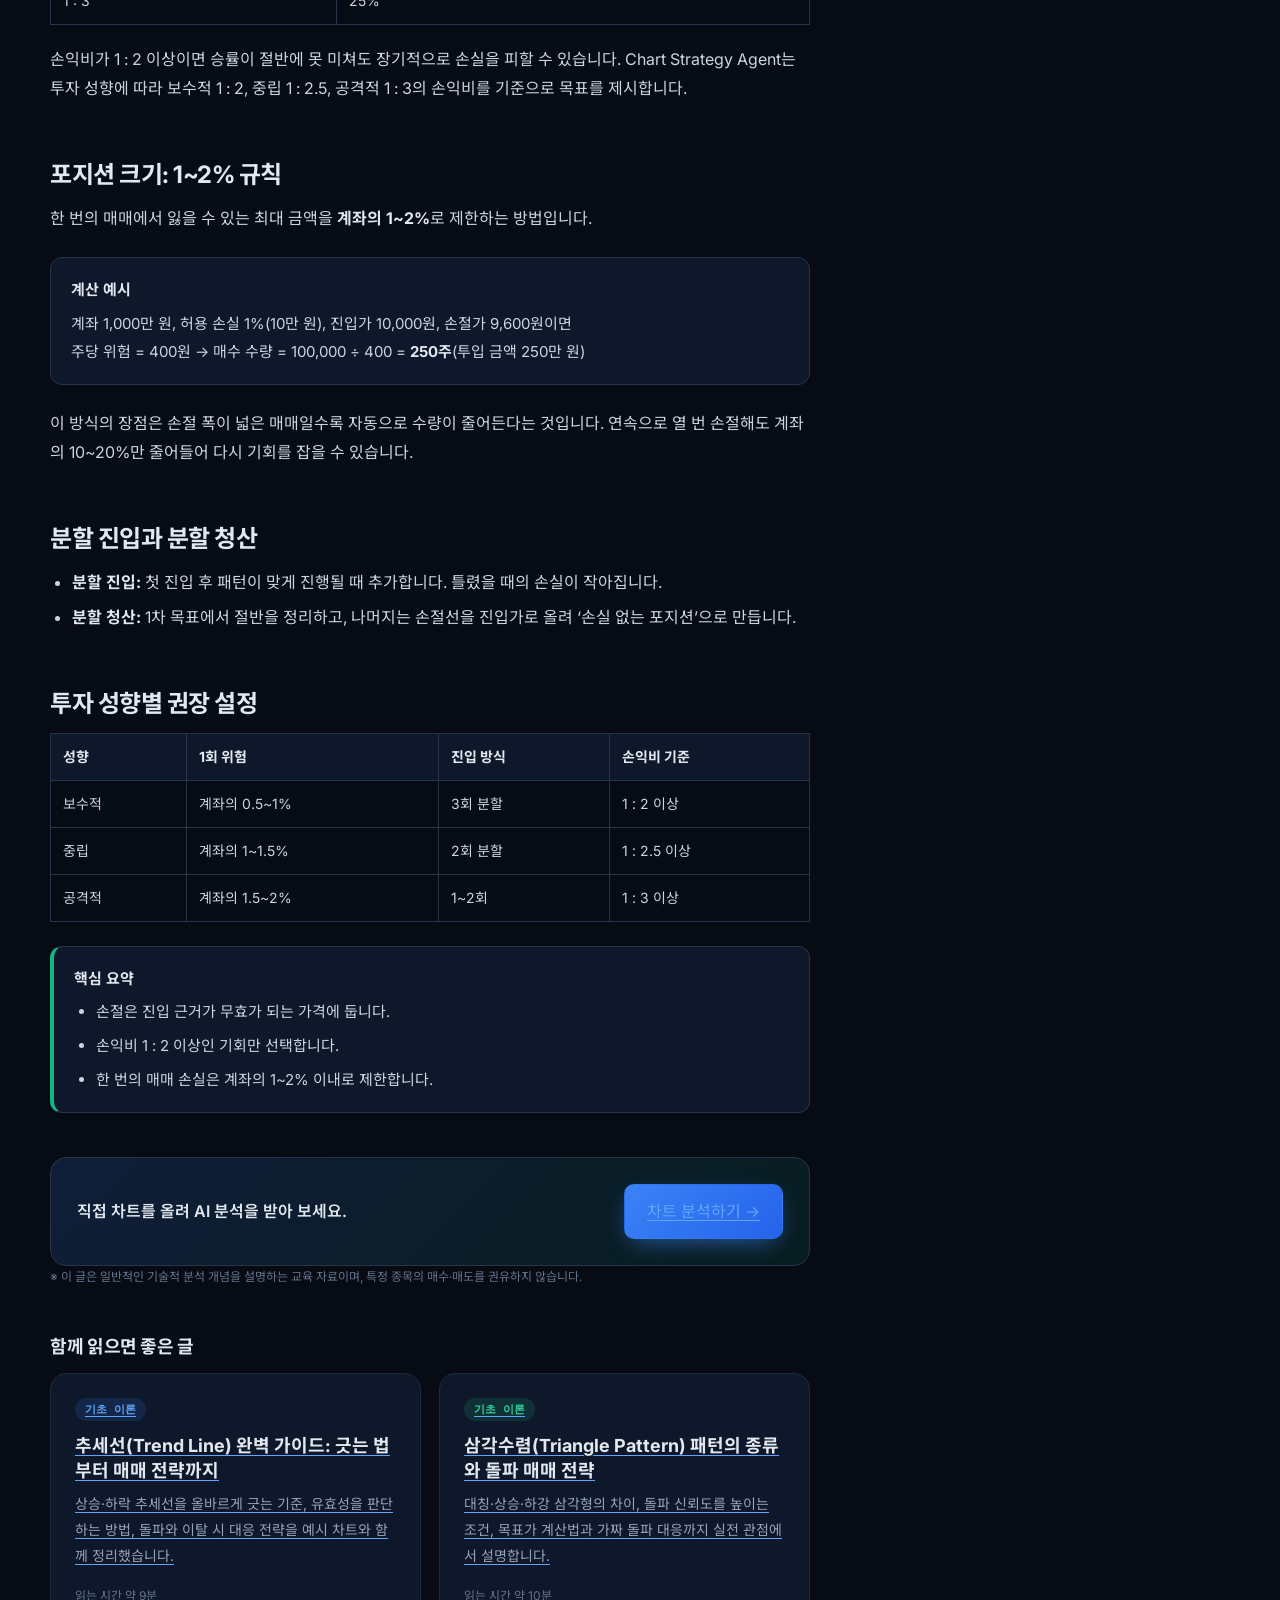
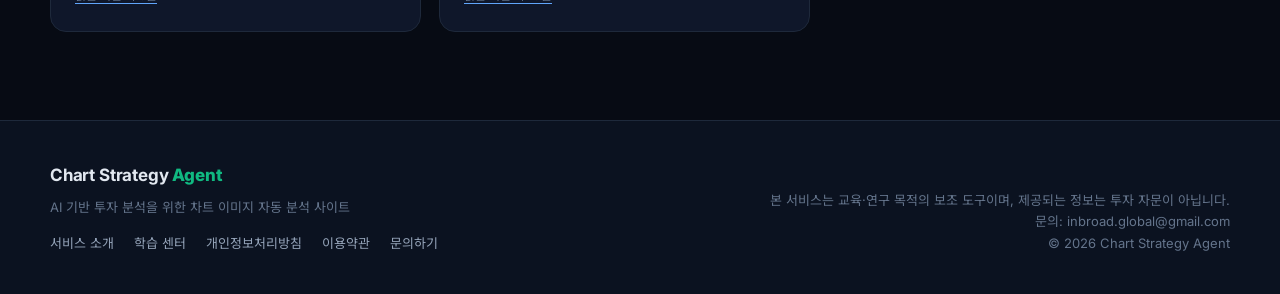
<file: learn-risk.html>
<!DOCTYPE html>
<html lang="ko">
<head>
  <meta charset="UTF-8" />
  <meta name="viewport" content="width=device-width, initial-scale=1.0" />
  <title>차트 매매를 위한 리스크 관리: 손절, 손익비, 포지션 크기 | Chart Strategy Agent</title>
  <meta name="description" content="아무리 좋은 패턴도 리스크 관리 없이는 의미가 없습니다. 손절 위치 정하는 법, 손익비 계산, 계좌 대비 1~2% 규칙으로 포지션 크기를 정하는 방법을 설명합니다." />
  <link rel="canonical" href="https://wooramseo1.github.io/chart_image_classification/learn-risk.html" />
  <meta property="og:type" content="article" />
  <meta property="og:site_name" content="Chart Strategy Agent" />
  <meta property="og:title" content="차트 매매를 위한 리스크 관리: 손절, 손익비, 포지션 크기 | Chart Strategy Agent" />
  <meta property="og:description" content="아무리 좋은 패턴도 리스크 관리 없이는 의미가 없습니다. 손절 위치 정하는 법, 손익비 계산, 계좌 대비 1~2% 규칙으로 포지션 크기를 정하는 방법을 설명합니다." />
  <meta property="og:url" content="https://wooramseo1.github.io/chart_image_classification/learn-risk.html" />
  <meta property="og:locale" content="ko_KR" />
  <link rel="icon" href="favicon.svg" type="image/svg+xml" />
  <meta name="google-adsense-account" content="ca-pub-8016145801255618" />
  <script async src="https://pagead2.googlesyndication.com/pagead/js/adsbygoogle.js?client=ca-pub-8016145801255618" crossorigin="anonymous"></script>
  <link rel="preconnect" href="https://fonts.googleapis.com" />
  <link rel="preconnect" href="https://fonts.gstatic.com" crossorigin />
  <link href="https://fonts.googleapis.com/css2?family=Inter:wght@400;500;600;700;800&family=Noto+Sans+KR:wght@400;500;700;900&family=JetBrains+Mono:wght@500&display=swap" rel="stylesheet" />
  <link rel="stylesheet" href="style.css" />
  <script type="application/ld+json">{"@context": "https://schema.org", "@type": "Article", "headline": "차트 매매를 위한 리스크 관리: 손절, 손익비, 포지션 크기", "description": "아무리 좋은 패턴도 리스크 관리 없이는 의미가 없습니다. 손절 위치 정하는 법, 손익비 계산, 계좌 대비 1~2% 규칙으로 포지션 크기를 정하는 방법을 설명합니다.", "inLanguage": "ko", "datePublished": "2026-10-24", "dateModified": "2026-10-24", "author": {"@type": "Organization", "name": "Chart Strategy Agent"}, "mainEntityOfPage": "https://wooramseo1.github.io/chart_image_classification/learn-risk.html"}</script>
</head>
<body>
  <header class="nav">
    <div class="container nav-inner">
      <a href="index.html" class="brand">
        <svg class="brand-mark" viewBox="0 0 32 32" aria-hidden="true">
          <rect width="32" height="32" rx="8" fill="url(#bg)" />
          <path d="M6 22 L12 15 L17 19 L26 9" stroke="#fff" stroke-width="2.6" fill="none" stroke-linecap="round" stroke-linejoin="round" />
          <circle cx="26" cy="9" r="2.4" fill="#fff" />
          <defs><linearGradient id="bg" x1="0" y1="0" x2="1" y2="1"><stop offset="0" stop-color="#3b82f6" /><stop offset="1" stop-color="#10b981" /></linearGradient></defs>
        </svg>
        <span>Chart Strategy <b>Agent</b></span>
      </a>
      <nav class="menu" id="menu">
        <a href="index.html#analyze">차트 분석</a>
        <a href="index.html#strategy">전략 가이드</a>
        <a href="learn.html" class="active" aria-current="page">학습 센터</a>
        <a href="index.html#faq">FAQ</a>
        <a href="about.html">서비스 소개</a>
        <a href="index.html#partnership">제휴 문의</a>
      </nav>
      <div class="nav-right">
        <a href="index.html#analyze" class="btn btn-primary btn-sm">분석 시작</a>
        <button class="menu-toggle" id="menuToggle" aria-label="메뉴 열기">☰</button>
      </div>
    </div>
  </header>
  <main>
    <section class="page-hero">
      <div class="container">
        <nav class="breadcrumb" aria-label="현재 위치"><a href="index.html">홈</a><span><a href="learn.html">학습 센터</a></span><span>리스크 관리</span></nav>
        <h1>차트 매매를 위한 리스크 관리: 손절, 손익비, 포지션 크기</h1>
        <p class="lead">아무리 좋은 패턴도 리스크 관리 없이는 의미가 없습니다. 손절 위치 정하는 법, 손익비 계산, 계좌 대비 1~2% 규칙으로 포지션 크기를 정하는 방법을 설명합니다.</p>
        <div class="meta-line"><span>작성: Chart Strategy Agent 편집팀</span><span>최종 수정: 2026-10-24</span><span>읽는 시간 약 8분</span></div>
      </div>
    </section>
    <div class="container article-wrap">
      <article class="prose">

<p>차트 패턴 분석은 ‘어디서 들어갈지’를 알려 주지만, 계좌를 지켜 주는 것은 ‘얼마나 들어가고 어디서 나올지’를 정하는 리스크 관리입니다. Chart Strategy Agent의 전략 리포트에 진입·손절·목표가 항상 함께 표시되는 것도 이 때문입니다.</p>

<h2 id="s1">왜 리스크 관리가 먼저인가</h2>
<p>손실과 회복은 대칭이 아닙니다. 계좌가 10% 줄면 회복에 약 11%가 필요하지만, 50% 줄면 100%의 수익이 있어야 원금으로 돌아옵니다.</p>
<div class="table-scroll"><table>
  <thead><tr><th>손실률</th><th>원금 회복에 필요한 수익률</th></tr></thead>
  <tbody>
    <tr><td>-10%</td><td>+11.1%</td></tr>
    <tr><td>-20%</td><td>+25.0%</td></tr>
    <tr><td>-30%</td><td>+42.9%</td></tr>
    <tr><td>-50%</td><td>+100.0%</td></tr>
  </tbody>
</table></div>
<p>따라서 큰 손실 한 번을 피하는 것이 작은 수익 여러 번보다 중요합니다.</p>

<h2 id="s2">손절 위치는 ‘패턴이 틀렸다고 판명되는 곳’</h2>
<p>손절은 감정이나 임의의 퍼센트가 아니라 <strong>진입 근거가 무효가 되는 가격</strong>에 둡니다.</p>
<ul>
  <li><strong>추세선 매매:</strong> 종가가 추세선 아래로 명확히 마감한 지점</li>
  <li><strong>패턴 돌파 매매:</strong> 가격이 다시 패턴 내부로 들어온 지점</li>
  <li><strong>관망 신호:</strong> 신규 진입을 하지 않는 것 자체가 리스크 관리입니다</li>
</ul>

<h2 id="s3">손익비(Risk-Reward Ratio) 계산</h2>
<p>손익비는 <strong>(목표가 − 진입가) ÷ (진입가 − 손절가)</strong>입니다. 예를 들어 10,000원에 진입해 손절이 9,600원, 목표가 11,000원이면 손실 위험은 400원, 기대 수익은 1,000원이므로 손익비는 1 : 2.5입니다.</p>
<div class="table-scroll"><table>
  <thead><tr><th>손익비</th><th>손익분기 승률</th></tr></thead>
  <tbody>
    <tr><td>1 : 1</td><td>50%</td></tr>
    <tr><td>1 : 2</td><td>33.3%</td></tr>
    <tr><td>1 : 2.5</td><td>28.6%</td></tr>
    <tr><td>1 : 3</td><td>25%</td></tr>
  </tbody>
</table></div>
<p>손익비가 1 : 2 이상이면 승률이 절반에 못 미쳐도 장기적으로 손실을 피할 수 있습니다. Chart Strategy Agent는 투자 성향에 따라 보수적 1 : 2, 중립 1 : 2.5, 공격적 1 : 3의 손익비를 기준으로 목표를 제시합니다.</p>

<h2 id="s4">포지션 크기: 1~2% 규칙</h2>
<p>한 번의 매매에서 잃을 수 있는 최대 금액을 <strong>계좌의 1~2%</strong>로 제한하는 방법입니다.</p>
<div class="callout"><b>계산 예시</b>계좌 1,000만 원, 허용 손실 1%(10만 원), 진입가 10,000원, 손절가 9,600원이면<br />주당 위험 = 400원 → 매수 수량 = 100,000 ÷ 400 = <strong>250주</strong>(투입 금액 250만 원)</div>
<p>이 방식의 장점은 손절 폭이 넓은 매매일수록 자동으로 수량이 줄어든다는 것입니다. 연속으로 열 번 손절해도 계좌의 10~20%만 줄어들어 다시 기회를 잡을 수 있습니다.</p>

<h2 id="s5">분할 진입과 분할 청산</h2>
<ul>
  <li><strong>분할 진입:</strong> 첫 진입 후 패턴이 맞게 진행될 때 추가합니다. 틀렸을 때의 손실이 작아집니다.</li>
  <li><strong>분할 청산:</strong> 1차 목표에서 절반을 정리하고, 나머지는 손절선을 진입가로 올려 ‘손실 없는 포지션’으로 만듭니다.</li>
</ul>

<h2 id="s6">투자 성향별 권장 설정</h2>
<div class="table-scroll"><table>
  <thead><tr><th>성향</th><th>1회 위험</th><th>진입 방식</th><th>손익비 기준</th></tr></thead>
  <tbody>
    <tr><td>보수적</td><td>계좌의 0.5~1%</td><td>3회 분할</td><td>1 : 2 이상</td></tr>
    <tr><td>중립</td><td>계좌의 1~1.5%</td><td>2회 분할</td><td>1 : 2.5 이상</td></tr>
    <tr><td>공격적</td><td>계좌의 1.5~2%</td><td>1~2회</td><td>1 : 3 이상</td></tr>
  </tbody>
</table></div>
<div class="callout key"><b>핵심 요약</b><ul><li>손절은 진입 근거가 무효가 되는 가격에 둡니다.</li><li>손익비 1 : 2 이상인 기회만 선택합니다.</li><li>한 번의 매매 손실은 계좌의 1~2% 이내로 제한합니다.</li></ul></div>

        <div class="cta-box">
          <p>직접 차트를 올려 AI 분석을 받아 보세요.</p>
          <a href="index.html#analyze" class="btn btn-primary">차트 분석하기 →</a>
        </div>
        <p class="disclaimer">※ 이 글은 일반적인 기술적 분석 개념을 설명하는 교육 자료이며, 특정 종목의 매수·매도를 권유하지 않습니다.</p>
        <section class="related">
          <h2>함께 읽으면 좋은 글</h2>
          <div class="learn-grid">
        <a class="learn-card" href="learn-trendline.html">
          <span class="pill blue">기초 이론</span>
          <h3>추세선(Trend Line) 완벽 가이드: 긋는 법부터 매매 전략까지</h3>
          <p>상승·하락 추세선을 올바르게 긋는 기준, 유효성을 판단하는 방법, 돌파와 이탈 시 대응 전략을 예시 차트와 함께 정리했습니다.</p>
          <small>읽는 시간 약 9분</small>
        </a>
        <a class="learn-card" href="learn-triangle.html">
          <span class="pill green">기초 이론</span>
          <h3>삼각수렴(Triangle Pattern) 패턴의 종류와 돌파 매매 전략</h3>
          <p>대칭·상승·하강 삼각형의 차이, 돌파 신뢰도를 높이는 조건, 목표가 계산법과 가짜 돌파 대응까지 실전 관점에서 설명합니다.</p>
          <small>읽는 시간 약 10분</small>
        </a>
          </div>
        </section>
      </article>
      <aside class="toc" aria-label="목차">
        <b>목차</b>
        <ol>
          <li><a href="#s1">왜 리스크 관리가 먼저인가</a></li>
          <li><a href="#s2">손절 위치는 ‘패턴이 틀렸다고 판명되는 곳’</a></li>
          <li><a href="#s3">손익비(Risk-Reward Ratio) 계산</a></li>
          <li><a href="#s4">포지션 크기: 1~2% 규칙</a></li>
          <li><a href="#s5">분할 진입과 분할 청산</a></li>
          <li><a href="#s6">투자 성향별 권장 설정</a></li>
        </ol>
      </aside>
    </div>
  </main>
  <footer class="footer">
    <div class="container footer-inner">
      <div>
        <a href="index.html" class="brand"><span>Chart Strategy <b>Agent</b></span></a>
        <p>AI 기반 투자 분석을 위한 차트 이미지 자동 분석 사이트</p>
        <nav class="footer-links" aria-label="사이트 정보">
          <a href="about.html">서비스 소개</a>
          <a href="learn.html">학습 센터</a>
          <a href="privacy.html">개인정보처리방침</a>
          <a href="terms.html">이용약관</a>
          <a href="contact.html">문의하기</a>
        </nav>
      </div>
      <p class="fine">본 서비스는 교육·연구 목적의 보조 도구이며, 제공되는 정보는 투자 자문이 아닙니다.<br />문의: inbroad.global@gmail.com<br />© 2026 Chart Strategy Agent</p>
    </div>
  </footer>
  <script>
    document.getElementById("menuToggle").addEventListener("click", function () {
      document.getElementById("menu").classList.toggle("open");
    });
  </script>
</body>
</html>
</file>
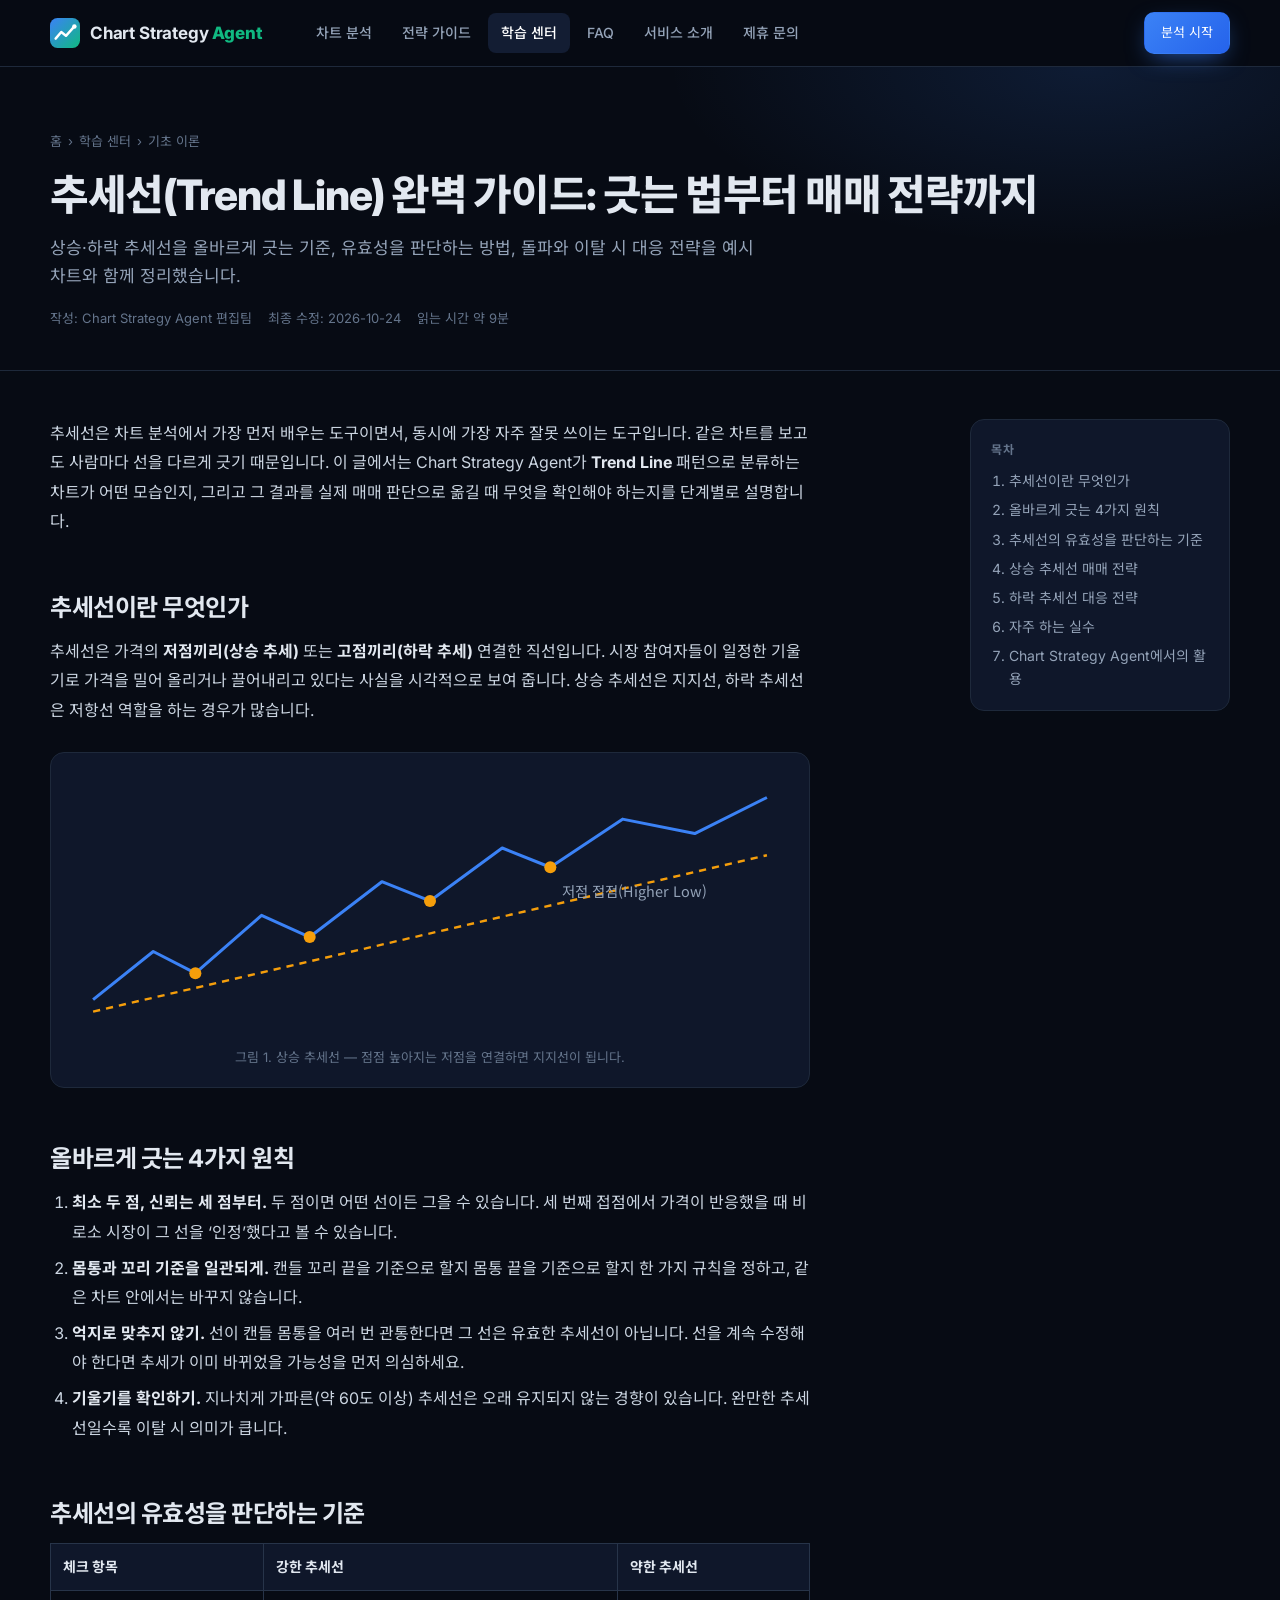
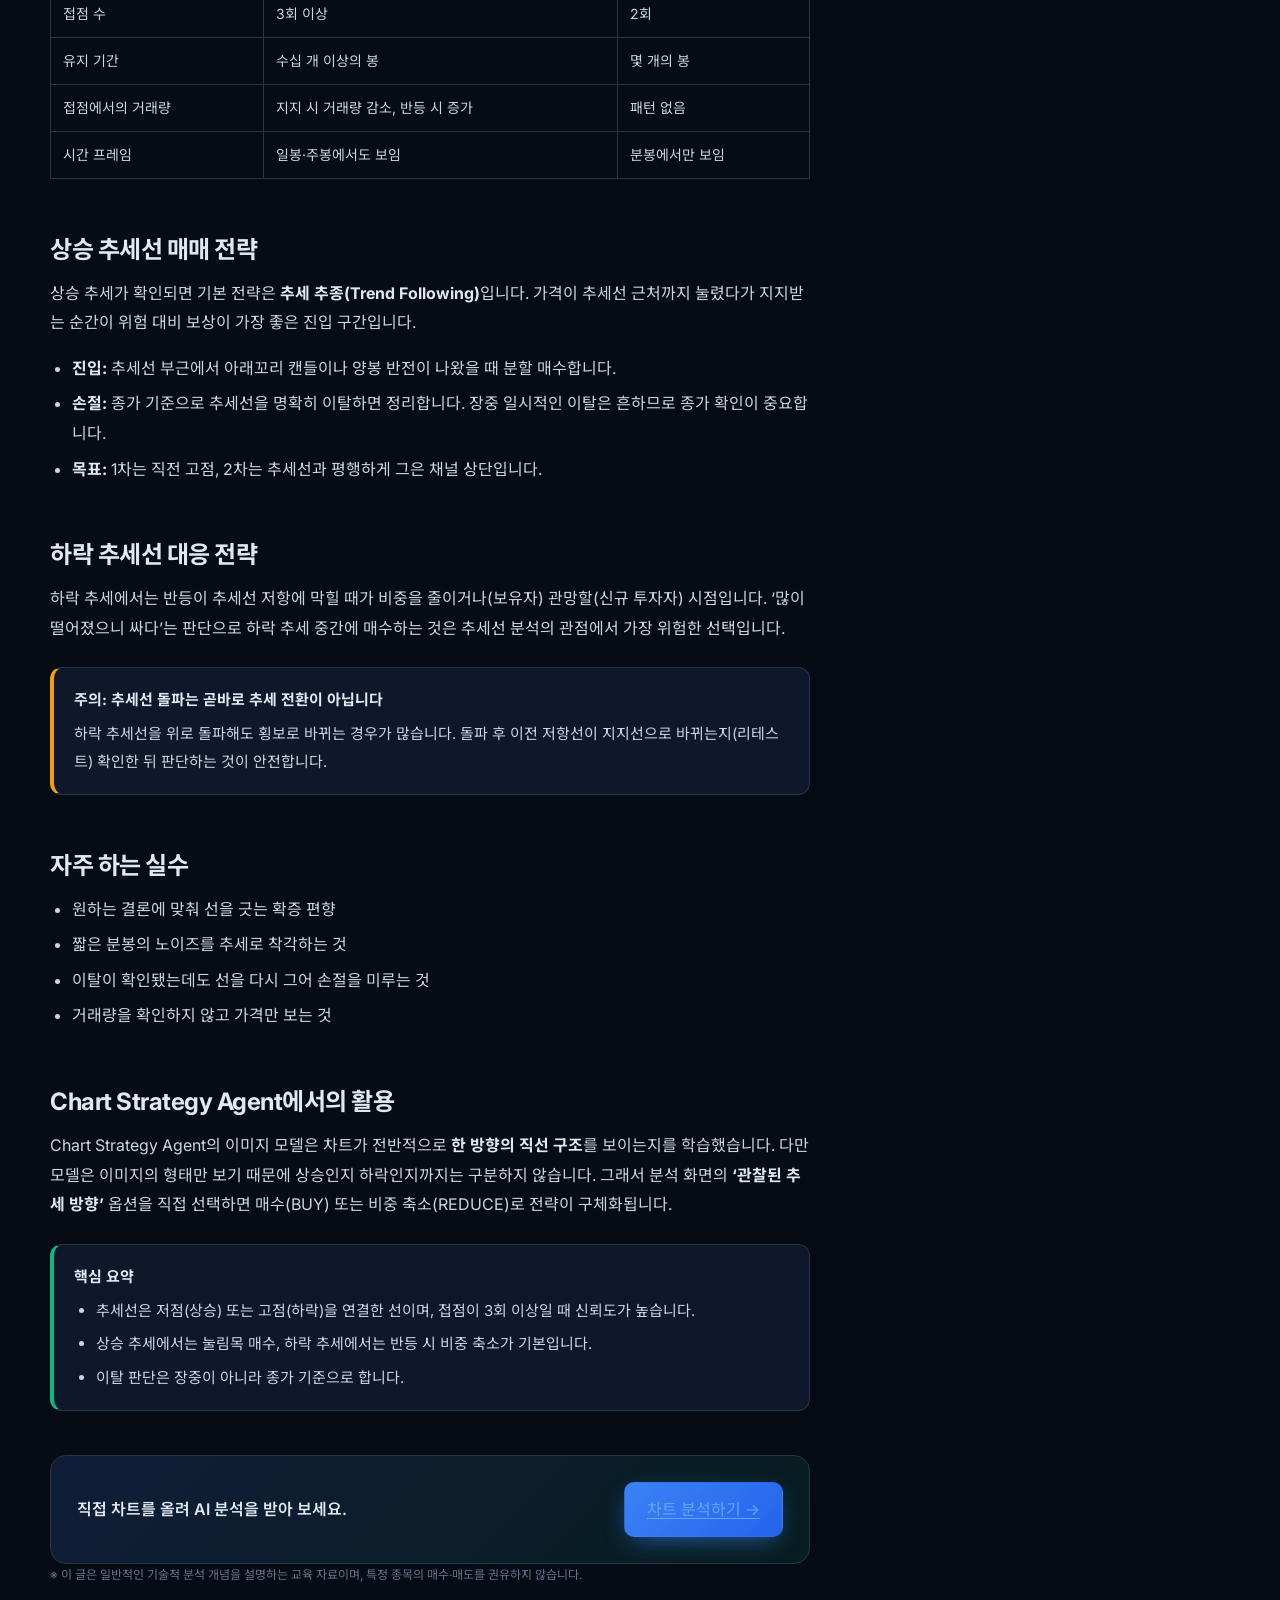
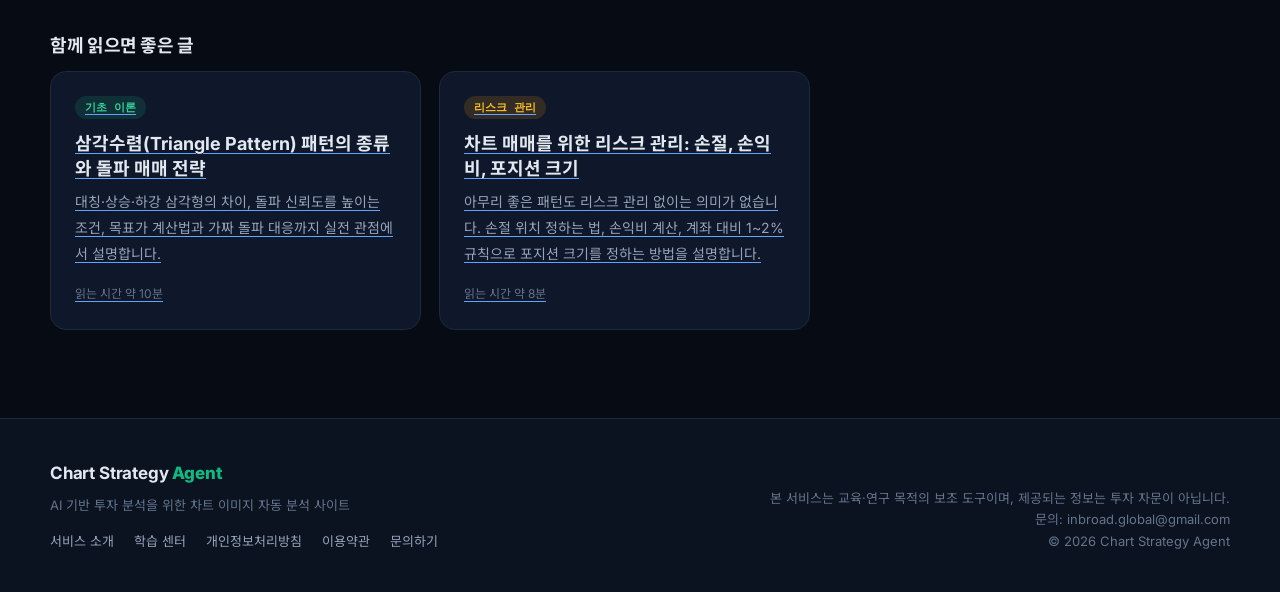
<file: learn-trendline.html>
<!DOCTYPE html>
<html lang="ko">
<head>
  <meta charset="UTF-8" />
  <meta name="viewport" content="width=device-width, initial-scale=1.0" />
  <title>추세선(Trend Line) 완벽 가이드: 긋는 법부터 매매 전략까지 | Chart Strategy Agent</title>
  <meta name="description" content="상승·하락 추세선을 올바르게 긋는 기준, 유효성을 판단하는 방법, 돌파와 이탈 시 대응 전략을 예시 차트와 함께 정리했습니다." />
  <link rel="canonical" href="https://wooramseo1.github.io/chart_image_classification/learn-trendline.html" />
  <meta property="og:type" content="article" />
  <meta property="og:site_name" content="Chart Strategy Agent" />
  <meta property="og:title" content="추세선(Trend Line) 완벽 가이드: 긋는 법부터 매매 전략까지 | Chart Strategy Agent" />
  <meta property="og:description" content="상승·하락 추세선을 올바르게 긋는 기준, 유효성을 판단하는 방법, 돌파와 이탈 시 대응 전략을 예시 차트와 함께 정리했습니다." />
  <meta property="og:url" content="https://wooramseo1.github.io/chart_image_classification/learn-trendline.html" />
  <meta property="og:locale" content="ko_KR" />
  <link rel="icon" href="favicon.svg" type="image/svg+xml" />
  <meta name="google-adsense-account" content="ca-pub-8016145801255618" />
  <script async src="https://pagead2.googlesyndication.com/pagead/js/adsbygoogle.js?client=ca-pub-8016145801255618" crossorigin="anonymous"></script>
  <link rel="preconnect" href="https://fonts.googleapis.com" />
  <link rel="preconnect" href="https://fonts.gstatic.com" crossorigin />
  <link href="https://fonts.googleapis.com/css2?family=Inter:wght@400;500;600;700;800&family=Noto+Sans+KR:wght@400;500;700;900&family=JetBrains+Mono:wght@500&display=swap" rel="stylesheet" />
  <link rel="stylesheet" href="style.css" />
  <script type="application/ld+json">{"@context": "https://schema.org", "@type": "Article", "headline": "추세선(Trend Line) 완벽 가이드: 긋는 법부터 매매 전략까지", "description": "상승·하락 추세선을 올바르게 긋는 기준, 유효성을 판단하는 방법, 돌파와 이탈 시 대응 전략을 예시 차트와 함께 정리했습니다.", "inLanguage": "ko", "datePublished": "2026-10-24", "dateModified": "2026-10-24", "author": {"@type": "Organization", "name": "Chart Strategy Agent"}, "mainEntityOfPage": "https://wooramseo1.github.io/chart_image_classification/learn-trendline.html"}</script>
</head>
<body>
  <header class="nav">
    <div class="container nav-inner">
      <a href="index.html" class="brand">
        <svg class="brand-mark" viewBox="0 0 32 32" aria-hidden="true">
          <rect width="32" height="32" rx="8" fill="url(#bg)" />
          <path d="M6 22 L12 15 L17 19 L26 9" stroke="#fff" stroke-width="2.6" fill="none" stroke-linecap="round" stroke-linejoin="round" />
          <circle cx="26" cy="9" r="2.4" fill="#fff" />
          <defs><linearGradient id="bg" x1="0" y1="0" x2="1" y2="1"><stop offset="0" stop-color="#3b82f6" /><stop offset="1" stop-color="#10b981" /></linearGradient></defs>
        </svg>
        <span>Chart Strategy <b>Agent</b></span>
      </a>
      <nav class="menu" id="menu">
        <a href="index.html#analyze">차트 분석</a>
        <a href="index.html#strategy">전략 가이드</a>
        <a href="learn.html" class="active" aria-current="page">학습 센터</a>
        <a href="index.html#faq">FAQ</a>
        <a href="about.html">서비스 소개</a>
        <a href="index.html#partnership">제휴 문의</a>
      </nav>
      <div class="nav-right">
        <a href="index.html#analyze" class="btn btn-primary btn-sm">분석 시작</a>
        <button class="menu-toggle" id="menuToggle" aria-label="메뉴 열기">☰</button>
      </div>
    </div>
  </header>
  <main>
    <section class="page-hero">
      <div class="container">
        <nav class="breadcrumb" aria-label="현재 위치"><a href="index.html">홈</a><span><a href="learn.html">학습 센터</a></span><span>기초 이론</span></nav>
        <h1>추세선(Trend Line) 완벽 가이드: 긋는 법부터 매매 전략까지</h1>
        <p class="lead">상승·하락 추세선을 올바르게 긋는 기준, 유효성을 판단하는 방법, 돌파와 이탈 시 대응 전략을 예시 차트와 함께 정리했습니다.</p>
        <div class="meta-line"><span>작성: Chart Strategy Agent 편집팀</span><span>최종 수정: 2026-10-24</span><span>읽는 시간 약 9분</span></div>
      </div>
    </section>
    <div class="container article-wrap">
      <article class="prose">

<p>추세선은 차트 분석에서 가장 먼저 배우는 도구이면서, 동시에 가장 자주 잘못 쓰이는 도구입니다. 같은 차트를 보고도 사람마다 선을 다르게 긋기 때문입니다. 이 글에서는 Chart Strategy Agent가 <strong>Trend Line</strong> 패턴으로 분류하는 차트가 어떤 모습인지, 그리고 그 결과를 실제 매매 판단으로 옮길 때 무엇을 확인해야 하는지를 단계별로 설명합니다.</p>

<h2 id="s1">추세선이란 무엇인가</h2>
<p>추세선은 가격의 <strong>저점끼리(상승 추세)</strong> 또는 <strong>고점끼리(하락 추세)</strong> 연결한 직선입니다. 시장 참여자들이 일정한 기울기로 가격을 밀어 올리거나 끌어내리고 있다는 사실을 시각적으로 보여 줍니다. 상승 추세선은 지지선, 하락 추세선은 저항선 역할을 하는 경우가 많습니다.</p>
<figure class="fig">
  <svg viewBox="0 0 600 220" role="img" aria-label="상승 추세선 예시: 높아지는 저점을 연결한 직선 위로 가격이 움직임">
    <polyline class="price" points="20,190 70,150 105,168 160,120 200,138 260,92 300,108 360,64 400,80 460,40 520,52 580,22" />
    <line class="line" x1="20" y1="200" x2="580" y2="70" />
    <circle cx="105" cy="168" r="5" fill="#f59e0b" /><circle cx="200" cy="138" r="5" fill="#f59e0b" /><circle cx="300" cy="108" r="5" fill="#f59e0b" /><circle cx="400" cy="80" r="5" fill="#f59e0b" />
    <text x="410" y="105">저점 접점(Higher Low)</text>
  </svg>
  <figcaption>그림 1. 상승 추세선 — 점점 높아지는 저점을 연결하면 지지선이 됩니다.</figcaption>
</figure>

<h2 id="s2">올바르게 긋는 4가지 원칙</h2>
<ol>
  <li><strong>최소 두 점, 신뢰는 세 점부터.</strong> 두 점이면 어떤 선이든 그을 수 있습니다. 세 번째 접점에서 가격이 반응했을 때 비로소 시장이 그 선을 ‘인정’했다고 볼 수 있습니다.</li>
  <li><strong>몸통과 꼬리 기준을 일관되게.</strong> 캔들 꼬리 끝을 기준으로 할지 몸통 끝을 기준으로 할지 한 가지 규칙을 정하고, 같은 차트 안에서는 바꾸지 않습니다.</li>
  <li><strong>억지로 맞추지 않기.</strong> 선이 캔들 몸통을 여러 번 관통한다면 그 선은 유효한 추세선이 아닙니다. 선을 계속 수정해야 한다면 추세가 이미 바뀌었을 가능성을 먼저 의심하세요.</li>
  <li><strong>기울기를 확인하기.</strong> 지나치게 가파른(약 60도 이상) 추세선은 오래 유지되지 않는 경향이 있습니다. 완만한 추세선일수록 이탈 시 의미가 큽니다.</li>
</ol>

<h2 id="s3">추세선의 유효성을 판단하는 기준</h2>
<div class="table-scroll"><table>
  <thead><tr><th>체크 항목</th><th>강한 추세선</th><th>약한 추세선</th></tr></thead>
  <tbody>
    <tr><td>접점 수</td><td>3회 이상</td><td>2회</td></tr>
    <tr><td>유지 기간</td><td>수십 개 이상의 봉</td><td>몇 개의 봉</td></tr>
    <tr><td>접점에서의 거래량</td><td>지지 시 거래량 감소, 반등 시 증가</td><td>패턴 없음</td></tr>
    <tr><td>시간 프레임</td><td>일봉·주봉에서도 보임</td><td>분봉에서만 보임</td></tr>
  </tbody>
</table></div>

<h2 id="s4">상승 추세선 매매 전략</h2>
<p>상승 추세가 확인되면 기본 전략은 <strong>추세 추종(Trend Following)</strong>입니다. 가격이 추세선 근처까지 눌렸다가 지지받는 순간이 위험 대비 보상이 가장 좋은 진입 구간입니다.</p>
<ul>
  <li><strong>진입:</strong> 추세선 부근에서 아래꼬리 캔들이나 양봉 반전이 나왔을 때 분할 매수합니다.</li>
  <li><strong>손절:</strong> 종가 기준으로 추세선을 명확히 이탈하면 정리합니다. 장중 일시적인 이탈은 흔하므로 종가 확인이 중요합니다.</li>
  <li><strong>목표:</strong> 1차는 직전 고점, 2차는 추세선과 평행하게 그은 채널 상단입니다.</li>
</ul>

<h2 id="s5">하락 추세선 대응 전략</h2>
<p>하락 추세에서는 반등이 추세선 저항에 막힐 때가 비중을 줄이거나(보유자) 관망할(신규 투자자) 시점입니다. ‘많이 떨어졌으니 싸다’는 판단으로 하락 추세 중간에 매수하는 것은 추세선 분석의 관점에서 가장 위험한 선택입니다.</p>
<div class="callout warn"><b>주의: 추세선 돌파는 곧바로 추세 전환이 아닙니다</b>하락 추세선을 위로 돌파해도 횡보로 바뀌는 경우가 많습니다. 돌파 후 이전 저항선이 지지선으로 바뀌는지(리테스트) 확인한 뒤 판단하는 것이 안전합니다.</div>

<h2 id="s6">자주 하는 실수</h2>
<ul>
  <li>원하는 결론에 맞춰 선을 긋는 확증 편향</li>
  <li>짧은 분봉의 노이즈를 추세로 착각하는 것</li>
  <li>이탈이 확인됐는데도 선을 다시 그어 손절을 미루는 것</li>
  <li>거래량을 확인하지 않고 가격만 보는 것</li>
</ul>

<h2 id="s7">Chart Strategy Agent에서의 활용</h2>
<p>Chart Strategy Agent의 이미지 모델은 차트가 전반적으로 <strong>한 방향의 직선 구조</strong>를 보이는지를 학습했습니다. 다만 모델은 이미지의 형태만 보기 때문에 상승인지 하락인지까지는 구분하지 않습니다. 그래서 분석 화면의 <strong>‘관찰된 추세 방향’</strong> 옵션을 직접 선택하면 매수(BUY) 또는 비중 축소(REDUCE)로 전략이 구체화됩니다.</p>
<div class="callout key"><b>핵심 요약</b><ul><li>추세선은 저점(상승) 또는 고점(하락)을 연결한 선이며, 접점이 3회 이상일 때 신뢰도가 높습니다.</li><li>상승 추세에서는 눌림목 매수, 하락 추세에서는 반등 시 비중 축소가 기본입니다.</li><li>이탈 판단은 장중이 아니라 종가 기준으로 합니다.</li></ul></div>

        <div class="cta-box">
          <p>직접 차트를 올려 AI 분석을 받아 보세요.</p>
          <a href="index.html#analyze" class="btn btn-primary">차트 분석하기 →</a>
        </div>
        <p class="disclaimer">※ 이 글은 일반적인 기술적 분석 개념을 설명하는 교육 자료이며, 특정 종목의 매수·매도를 권유하지 않습니다.</p>
        <section class="related">
          <h2>함께 읽으면 좋은 글</h2>
          <div class="learn-grid">
        <a class="learn-card" href="learn-triangle.html">
          <span class="pill green">기초 이론</span>
          <h3>삼각수렴(Triangle Pattern) 패턴의 종류와 돌파 매매 전략</h3>
          <p>대칭·상승·하강 삼각형의 차이, 돌파 신뢰도를 높이는 조건, 목표가 계산법과 가짜 돌파 대응까지 실전 관점에서 설명합니다.</p>
          <small>읽는 시간 약 10분</small>
        </a>
        <a class="learn-card" href="learn-risk.html">
          <span class="pill amber">리스크 관리</span>
          <h3>차트 매매를 위한 리스크 관리: 손절, 손익비, 포지션 크기</h3>
          <p>아무리 좋은 패턴도 리스크 관리 없이는 의미가 없습니다. 손절 위치 정하는 법, 손익비 계산, 계좌 대비 1~2% 규칙으로 포지션 크기를 정하는 방법을 설명합니다.</p>
          <small>읽는 시간 약 8분</small>
        </a>
          </div>
        </section>
      </article>
      <aside class="toc" aria-label="목차">
        <b>목차</b>
        <ol>
          <li><a href="#s1">추세선이란 무엇인가</a></li>
          <li><a href="#s2">올바르게 긋는 4가지 원칙</a></li>
          <li><a href="#s3">추세선의 유효성을 판단하는 기준</a></li>
          <li><a href="#s4">상승 추세선 매매 전략</a></li>
          <li><a href="#s5">하락 추세선 대응 전략</a></li>
          <li><a href="#s6">자주 하는 실수</a></li>
          <li><a href="#s7">Chart Strategy Agent에서의 활용</a></li>
        </ol>
      </aside>
    </div>
  </main>
  <footer class="footer">
    <div class="container footer-inner">
      <div>
        <a href="index.html" class="brand"><span>Chart Strategy <b>Agent</b></span></a>
        <p>AI 기반 투자 분석을 위한 차트 이미지 자동 분석 사이트</p>
        <nav class="footer-links" aria-label="사이트 정보">
          <a href="about.html">서비스 소개</a>
          <a href="learn.html">학습 센터</a>
          <a href="privacy.html">개인정보처리방침</a>
          <a href="terms.html">이용약관</a>
          <a href="contact.html">문의하기</a>
        </nav>
      </div>
      <p class="fine">본 서비스는 교육·연구 목적의 보조 도구이며, 제공되는 정보는 투자 자문이 아닙니다.<br />문의: inbroad.global@gmail.com<br />© 2026 Chart Strategy Agent</p>
    </div>
  </footer>
  <script>
    document.getElementById("menuToggle").addEventListener("click", function () {
      document.getElementById("menu").classList.toggle("open");
    });
  </script>
</body>
</html>
</file>
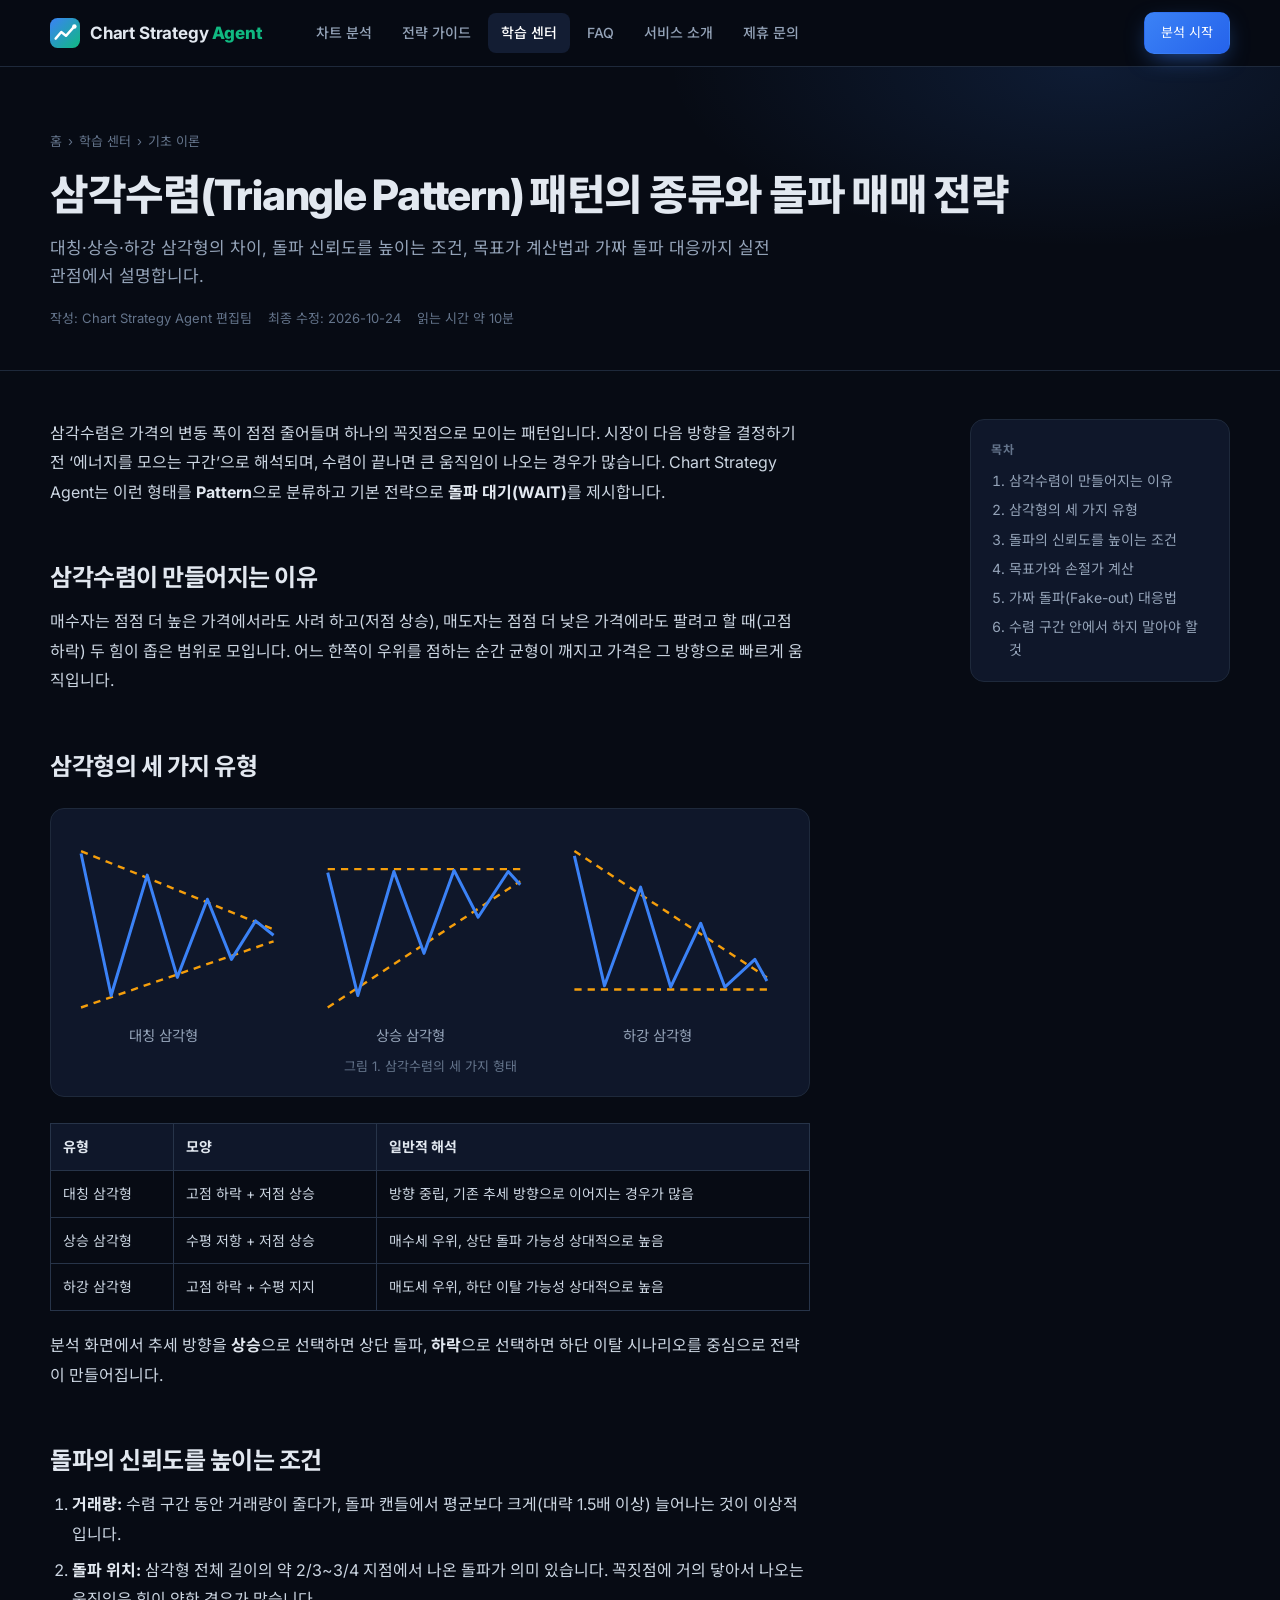
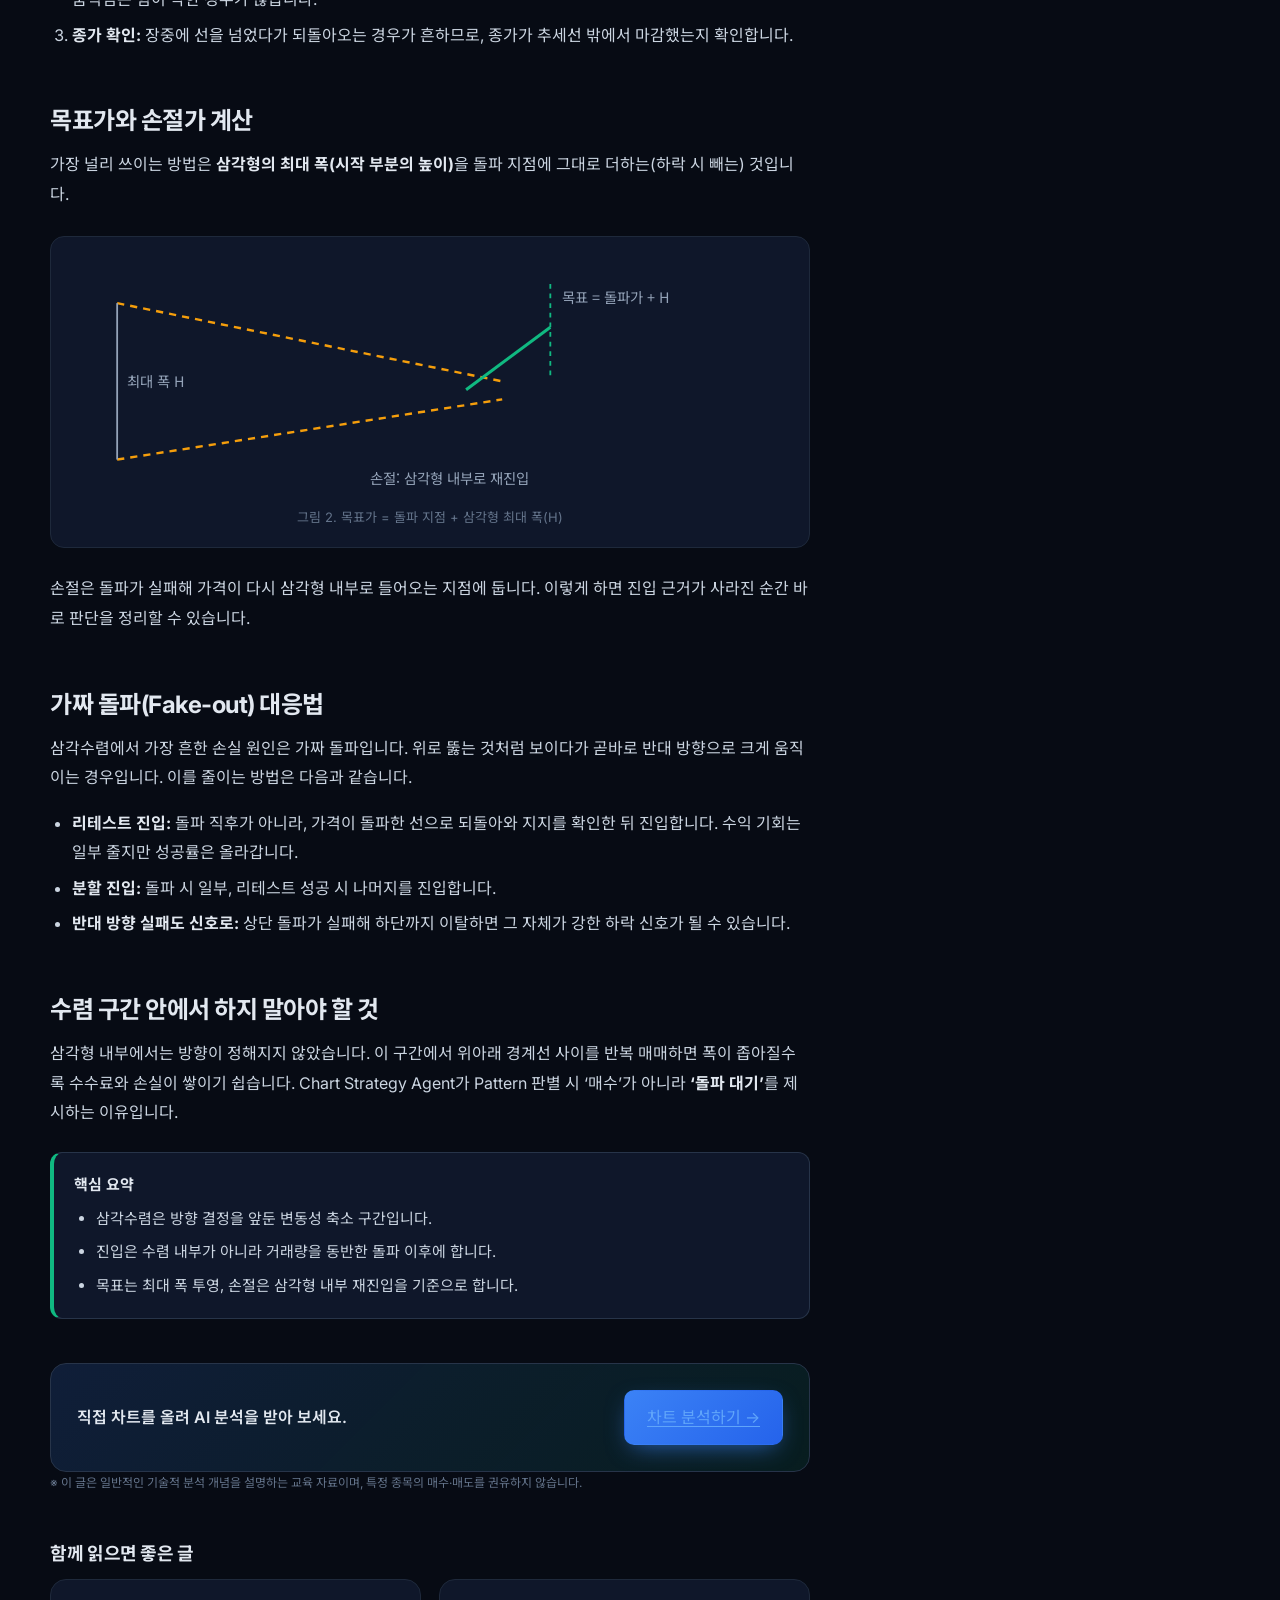
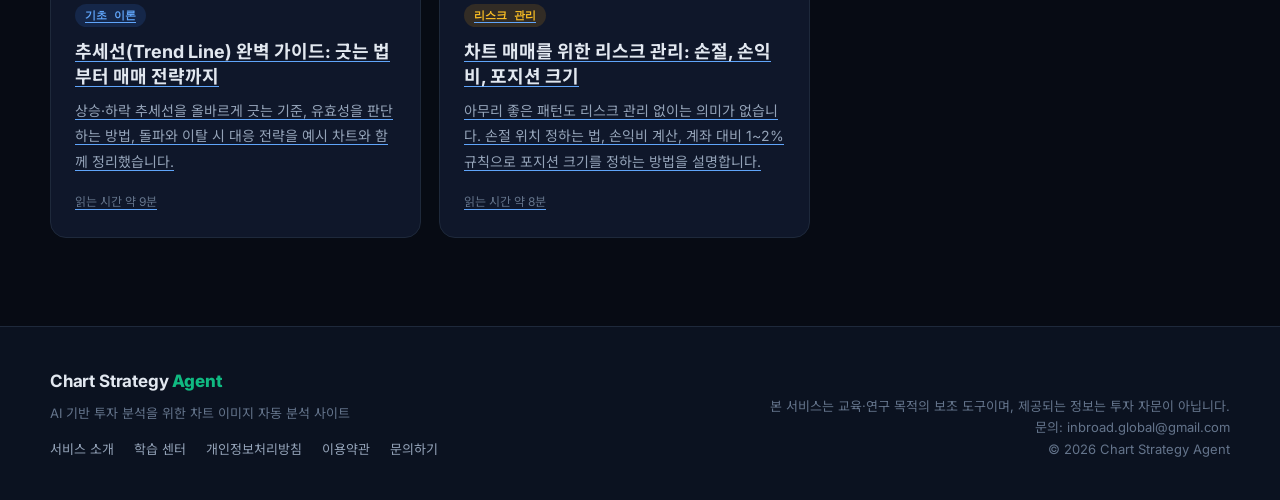
<file: learn-triangle.html>
<!DOCTYPE html>
<html lang="ko">
<head>
  <meta charset="UTF-8" />
  <meta name="viewport" content="width=device-width, initial-scale=1.0" />
  <title>삼각수렴(Triangle Pattern) 패턴의 종류와 돌파 매매 전략 | Chart Strategy Agent</title>
  <meta name="description" content="대칭·상승·하강 삼각형의 차이, 돌파 신뢰도를 높이는 조건, 목표가 계산법과 가짜 돌파 대응까지 실전 관점에서 설명합니다." />
  <link rel="canonical" href="https://wooramseo1.github.io/chart_image_classification/learn-triangle.html" />
  <meta property="og:type" content="article" />
  <meta property="og:site_name" content="Chart Strategy Agent" />
  <meta property="og:title" content="삼각수렴(Triangle Pattern) 패턴의 종류와 돌파 매매 전략 | Chart Strategy Agent" />
  <meta property="og:description" content="대칭·상승·하강 삼각형의 차이, 돌파 신뢰도를 높이는 조건, 목표가 계산법과 가짜 돌파 대응까지 실전 관점에서 설명합니다." />
  <meta property="og:url" content="https://wooramseo1.github.io/chart_image_classification/learn-triangle.html" />
  <meta property="og:locale" content="ko_KR" />
  <link rel="icon" href="favicon.svg" type="image/svg+xml" />
  <meta name="google-adsense-account" content="ca-pub-8016145801255618" />
  <script async src="https://pagead2.googlesyndication.com/pagead/js/adsbygoogle.js?client=ca-pub-8016145801255618" crossorigin="anonymous"></script>
  <link rel="preconnect" href="https://fonts.googleapis.com" />
  <link rel="preconnect" href="https://fonts.gstatic.com" crossorigin />
  <link href="https://fonts.googleapis.com/css2?family=Inter:wght@400;500;600;700;800&family=Noto+Sans+KR:wght@400;500;700;900&family=JetBrains+Mono:wght@500&display=swap" rel="stylesheet" />
  <link rel="stylesheet" href="style.css" />
  <script type="application/ld+json">{"@context": "https://schema.org", "@type": "Article", "headline": "삼각수렴(Triangle Pattern) 패턴의 종류와 돌파 매매 전략", "description": "대칭·상승·하강 삼각형의 차이, 돌파 신뢰도를 높이는 조건, 목표가 계산법과 가짜 돌파 대응까지 실전 관점에서 설명합니다.", "inLanguage": "ko", "datePublished": "2026-10-24", "dateModified": "2026-10-24", "author": {"@type": "Organization", "name": "Chart Strategy Agent"}, "mainEntityOfPage": "https://wooramseo1.github.io/chart_image_classification/learn-triangle.html"}</script>
</head>
<body>
  <header class="nav">
    <div class="container nav-inner">
      <a href="index.html" class="brand">
        <svg class="brand-mark" viewBox="0 0 32 32" aria-hidden="true">
          <rect width="32" height="32" rx="8" fill="url(#bg)" />
          <path d="M6 22 L12 15 L17 19 L26 9" stroke="#fff" stroke-width="2.6" fill="none" stroke-linecap="round" stroke-linejoin="round" />
          <circle cx="26" cy="9" r="2.4" fill="#fff" />
          <defs><linearGradient id="bg" x1="0" y1="0" x2="1" y2="1"><stop offset="0" stop-color="#3b82f6" /><stop offset="1" stop-color="#10b981" /></linearGradient></defs>
        </svg>
        <span>Chart Strategy <b>Agent</b></span>
      </a>
      <nav class="menu" id="menu">
        <a href="index.html#analyze">차트 분석</a>
        <a href="index.html#strategy">전략 가이드</a>
        <a href="learn.html" class="active" aria-current="page">학습 센터</a>
        <a href="index.html#faq">FAQ</a>
        <a href="about.html">서비스 소개</a>
        <a href="index.html#partnership">제휴 문의</a>
      </nav>
      <div class="nav-right">
        <a href="index.html#analyze" class="btn btn-primary btn-sm">분석 시작</a>
        <button class="menu-toggle" id="menuToggle" aria-label="메뉴 열기">☰</button>
      </div>
    </div>
  </header>
  <main>
    <section class="page-hero">
      <div class="container">
        <nav class="breadcrumb" aria-label="현재 위치"><a href="index.html">홈</a><span><a href="learn.html">학습 센터</a></span><span>기초 이론</span></nav>
        <h1>삼각수렴(Triangle Pattern) 패턴의 종류와 돌파 매매 전략</h1>
        <p class="lead">대칭·상승·하강 삼각형의 차이, 돌파 신뢰도를 높이는 조건, 목표가 계산법과 가짜 돌파 대응까지 실전 관점에서 설명합니다.</p>
        <div class="meta-line"><span>작성: Chart Strategy Agent 편집팀</span><span>최종 수정: 2026-10-24</span><span>읽는 시간 약 10분</span></div>
      </div>
    </section>
    <div class="container article-wrap">
      <article class="prose">

<p>삼각수렴은 가격의 변동 폭이 점점 줄어들며 하나의 꼭짓점으로 모이는 패턴입니다. 시장이 다음 방향을 결정하기 전 ‘에너지를 모으는 구간’으로 해석되며, 수렴이 끝나면 큰 움직임이 나오는 경우가 많습니다. Chart Strategy Agent는 이런 형태를 <strong>Pattern</strong>으로 분류하고 기본 전략으로 <strong>돌파 대기(WAIT)</strong>를 제시합니다.</p>

<h2 id="s1">삼각수렴이 만들어지는 이유</h2>
<p>매수자는 점점 더 높은 가격에서라도 사려 하고(저점 상승), 매도자는 점점 더 낮은 가격에라도 팔려고 할 때(고점 하락) 두 힘이 좁은 범위로 모입니다. 어느 한쪽이 우위를 점하는 순간 균형이 깨지고 가격은 그 방향으로 빠르게 움직입니다.</p>

<h2 id="s2">삼각형의 세 가지 유형</h2>
<figure class="fig">
  <svg viewBox="0 0 600 180" role="img" aria-label="대칭, 상승, 하강 삼각형 비교">
    <g transform="translate(10,10)">
      <line class="line" x1="0" y1="10" x2="160" y2="75" /><line class="line" x1="0" y1="140" x2="160" y2="85" />
      <polyline class="price" points="0,12 25,130 55,30 80,115 105,50 125,100 145,68 160,80" />
      <text x="40" y="168">대칭 삼각형</text>
    </g>
    <g transform="translate(215,10)">
      <line class="line" x1="0" y1="25" x2="160" y2="25" /><line class="line" x1="0" y1="140" x2="160" y2="35" />
      <polyline class="price" points="0,28 25,130 55,27 80,95 105,26 125,65 150,27 160,38" />
      <text x="40" y="168">상승 삼각형</text>
    </g>
    <g transform="translate(420,10)">
      <line class="line" x1="0" y1="10" x2="160" y2="115" /><line class="line" x1="0" y1="125" x2="160" y2="125" />
      <polyline class="price" points="0,14 25,122 55,40 80,123 105,70 125,123 150,100 160,118" />
      <text x="40" y="168">하강 삼각형</text>
    </g>
  </svg>
  <figcaption>그림 1. 삼각수렴의 세 가지 형태</figcaption>
</figure>
<div class="table-scroll"><table>
  <thead><tr><th>유형</th><th>모양</th><th>일반적 해석</th></tr></thead>
  <tbody>
    <tr><td>대칭 삼각형</td><td>고점 하락 + 저점 상승</td><td>방향 중립, 기존 추세 방향으로 이어지는 경우가 많음</td></tr>
    <tr><td>상승 삼각형</td><td>수평 저항 + 저점 상승</td><td>매수세 우위, 상단 돌파 가능성 상대적으로 높음</td></tr>
    <tr><td>하강 삼각형</td><td>고점 하락 + 수평 지지</td><td>매도세 우위, 하단 이탈 가능성 상대적으로 높음</td></tr>
  </tbody>
</table></div>
<p>분석 화면에서 추세 방향을 <strong>상승</strong>으로 선택하면 상단 돌파, <strong>하락</strong>으로 선택하면 하단 이탈 시나리오를 중심으로 전략이 만들어집니다.</p>

<h2 id="s3">돌파의 신뢰도를 높이는 조건</h2>
<ol>
  <li><strong>거래량:</strong> 수렴 구간 동안 거래량이 줄다가, 돌파 캔들에서 평균보다 크게(대략 1.5배 이상) 늘어나는 것이 이상적입니다.</li>
  <li><strong>돌파 위치:</strong> 삼각형 전체 길이의 약 2/3~3/4 지점에서 나온 돌파가 의미 있습니다. 꼭짓점에 거의 닿아서 나오는 움직임은 힘이 약한 경우가 많습니다.</li>
  <li><strong>종가 확인:</strong> 장중에 선을 넘었다가 되돌아오는 경우가 흔하므로, 종가가 추세선 밖에서 마감했는지 확인합니다.</li>
</ol>

<h2 id="s4">목표가와 손절가 계산</h2>
<p>가장 널리 쓰이는 방법은 <strong>삼각형의 최대 폭(시작 부분의 높이)</strong>을 돌파 지점에 그대로 더하는(하락 시 빼는) 것입니다.</p>
<figure class="fig">
  <svg viewBox="0 0 600 200" role="img" aria-label="삼각형 최대 폭을 돌파 지점에서 투영해 목표가를 계산하는 그림">
    <line class="line" x1="40" y1="40" x2="360" y2="105" /><line class="line" x1="40" y1="170" x2="360" y2="120" />
    <line x1="40" y1="40" x2="40" y2="170" stroke="#94a3b8" stroke-width="1.5" />
    <text x="48" y="110">최대 폭 H</text>
    <path class="good" d="M330 112 L400 60" />
    <line x1="400" y1="100" x2="400" y2="20" stroke="#10b981" stroke-width="1.5" stroke-dasharray="4 4" />
    <text x="410" y="40">목표 = 돌파가 + H</text>
    <text x="250" y="190">손절: 삼각형 내부로 재진입</text>
  </svg>
  <figcaption>그림 2. 목표가 = 돌파 지점 + 삼각형 최대 폭(H)</figcaption>
</figure>
<p>손절은 돌파가 실패해 가격이 다시 삼각형 내부로 들어오는 지점에 둡니다. 이렇게 하면 진입 근거가 사라진 순간 바로 판단을 정리할 수 있습니다.</p>

<h2 id="s5">가짜 돌파(Fake-out) 대응법</h2>
<p>삼각수렴에서 가장 흔한 손실 원인은 가짜 돌파입니다. 위로 뚫는 것처럼 보이다가 곧바로 반대 방향으로 크게 움직이는 경우입니다. 이를 줄이는 방법은 다음과 같습니다.</p>
<ul>
  <li><strong>리테스트 진입:</strong> 돌파 직후가 아니라, 가격이 돌파한 선으로 되돌아와 지지를 확인한 뒤 진입합니다. 수익 기회는 일부 줄지만 성공률은 올라갑니다.</li>
  <li><strong>분할 진입:</strong> 돌파 시 일부, 리테스트 성공 시 나머지를 진입합니다.</li>
  <li><strong>반대 방향 실패도 신호로:</strong> 상단 돌파가 실패해 하단까지 이탈하면 그 자체가 강한 하락 신호가 될 수 있습니다.</li>
</ul>

<h2 id="s6">수렴 구간 안에서 하지 말아야 할 것</h2>
<p>삼각형 내부에서는 방향이 정해지지 않았습니다. 이 구간에서 위아래 경계선 사이를 반복 매매하면 폭이 좁아질수록 수수료와 손실이 쌓이기 쉽습니다. Chart Strategy Agent가 Pattern 판별 시 ‘매수’가 아니라 <strong>‘돌파 대기’</strong>를 제시하는 이유입니다.</p>
<div class="callout key"><b>핵심 요약</b><ul><li>삼각수렴은 방향 결정을 앞둔 변동성 축소 구간입니다.</li><li>진입은 수렴 내부가 아니라 거래량을 동반한 돌파 이후에 합니다.</li><li>목표는 최대 폭 투영, 손절은 삼각형 내부 재진입을 기준으로 합니다.</li></ul></div>

        <div class="cta-box">
          <p>직접 차트를 올려 AI 분석을 받아 보세요.</p>
          <a href="index.html#analyze" class="btn btn-primary">차트 분석하기 →</a>
        </div>
        <p class="disclaimer">※ 이 글은 일반적인 기술적 분석 개념을 설명하는 교육 자료이며, 특정 종목의 매수·매도를 권유하지 않습니다.</p>
        <section class="related">
          <h2>함께 읽으면 좋은 글</h2>
          <div class="learn-grid">
        <a class="learn-card" href="learn-trendline.html">
          <span class="pill blue">기초 이론</span>
          <h3>추세선(Trend Line) 완벽 가이드: 긋는 법부터 매매 전략까지</h3>
          <p>상승·하락 추세선을 올바르게 긋는 기준, 유효성을 판단하는 방법, 돌파와 이탈 시 대응 전략을 예시 차트와 함께 정리했습니다.</p>
          <small>읽는 시간 약 9분</small>
        </a>
        <a class="learn-card" href="learn-risk.html">
          <span class="pill amber">리스크 관리</span>
          <h3>차트 매매를 위한 리스크 관리: 손절, 손익비, 포지션 크기</h3>
          <p>아무리 좋은 패턴도 리스크 관리 없이는 의미가 없습니다. 손절 위치 정하는 법, 손익비 계산, 계좌 대비 1~2% 규칙으로 포지션 크기를 정하는 방법을 설명합니다.</p>
          <small>읽는 시간 약 8분</small>
        </a>
          </div>
        </section>
      </article>
      <aside class="toc" aria-label="목차">
        <b>목차</b>
        <ol>
          <li><a href="#s1">삼각수렴이 만들어지는 이유</a></li>
          <li><a href="#s2">삼각형의 세 가지 유형</a></li>
          <li><a href="#s3">돌파의 신뢰도를 높이는 조건</a></li>
          <li><a href="#s4">목표가와 손절가 계산</a></li>
          <li><a href="#s5">가짜 돌파(Fake-out) 대응법</a></li>
          <li><a href="#s6">수렴 구간 안에서 하지 말아야 할 것</a></li>
        </ol>
      </aside>
    </div>
  </main>
  <footer class="footer">
    <div class="container footer-inner">
      <div>
        <a href="index.html" class="brand"><span>Chart Strategy <b>Agent</b></span></a>
        <p>AI 기반 투자 분석을 위한 차트 이미지 자동 분석 사이트</p>
        <nav class="footer-links" aria-label="사이트 정보">
          <a href="about.html">서비스 소개</a>
          <a href="learn.html">학습 센터</a>
          <a href="privacy.html">개인정보처리방침</a>
          <a href="terms.html">이용약관</a>
          <a href="contact.html">문의하기</a>
        </nav>
      </div>
      <p class="fine">본 서비스는 교육·연구 목적의 보조 도구이며, 제공되는 정보는 투자 자문이 아닙니다.<br />문의: inbroad.global@gmail.com<br />© 2026 Chart Strategy Agent</p>
    </div>
  </footer>
  <script>
    document.getElementById("menuToggle").addEventListener("click", function () {
      document.getElementById("menu").classList.toggle("open");
    });
  </script>
</body>
</html>
</file>
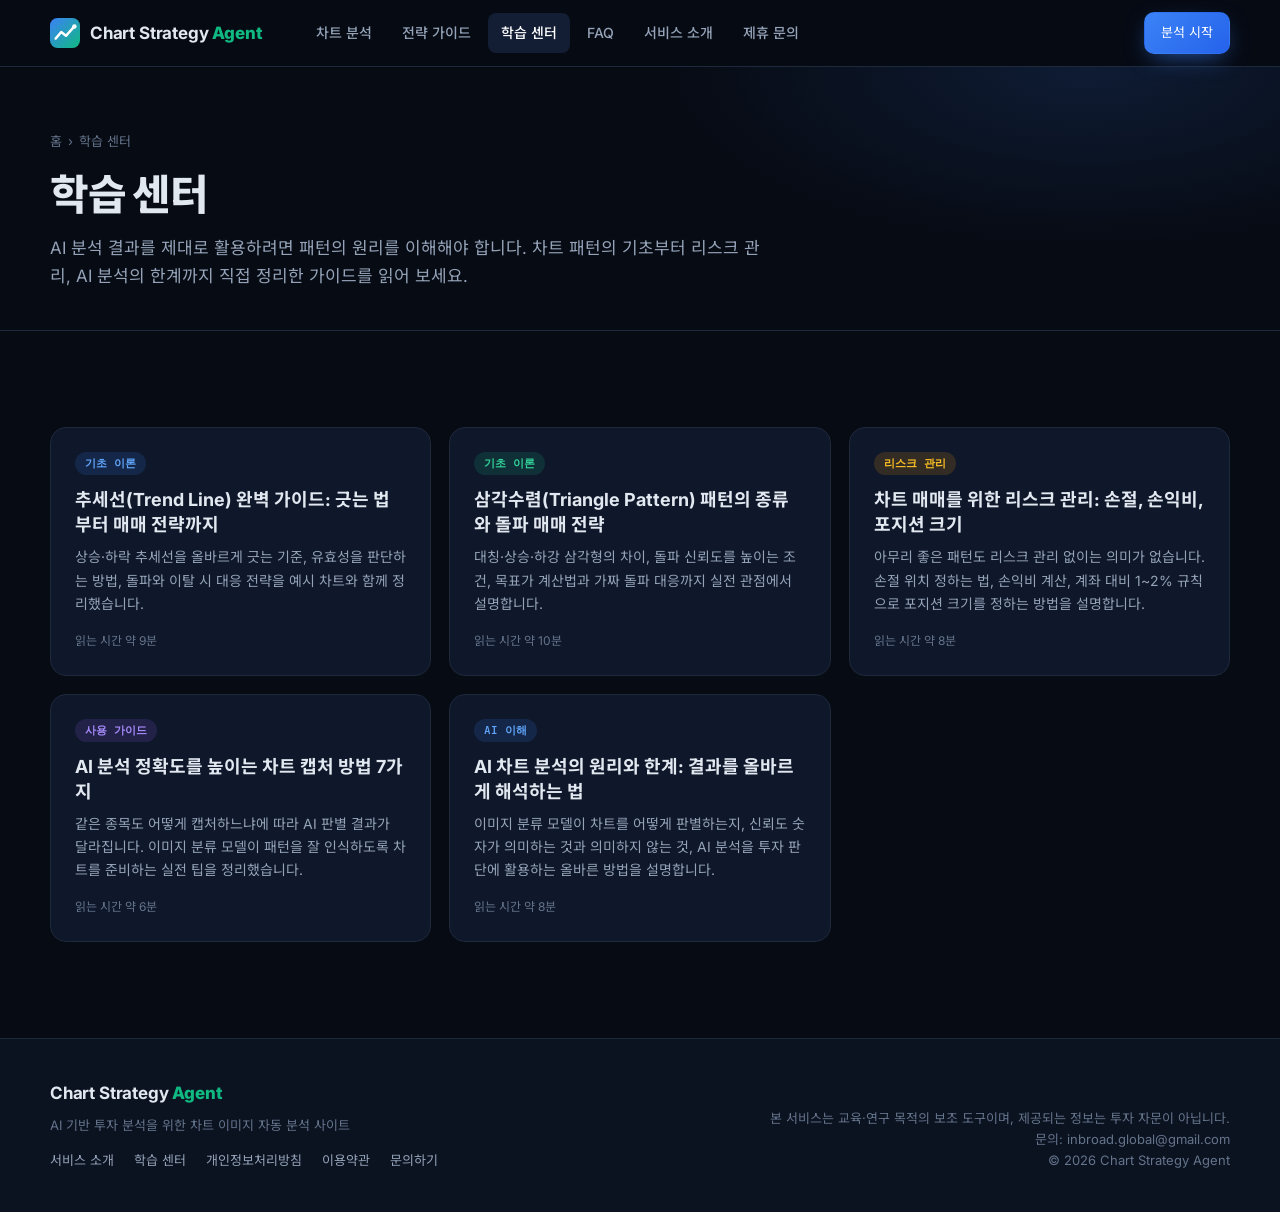
<file: learn.html>
<!DOCTYPE html>
<html lang="ko">
<head>
  <meta charset="UTF-8" />
  <meta name="viewport" content="width=device-width, initial-scale=1.0" />
  <title>학습 센터 — 차트 패턴과 리스크 관리 가이드 | Chart Strategy Agent</title>
  <meta name="description" content="추세선, 패턴, 리스크 관리, AI 차트 분석 활용법까지 차트 투자에 필요한 핵심 지식을 정리한 학습 자료 모음입니다." />
  <link rel="canonical" href="https://wooramseo1.github.io/chart_image_classification/learn.html" />
  <meta property="og:type" content="article" />
  <meta property="og:site_name" content="Chart Strategy Agent" />
  <meta property="og:title" content="학습 센터 — 차트 패턴과 리스크 관리 가이드 | Chart Strategy Agent" />
  <meta property="og:description" content="추세선, 패턴, 리스크 관리, AI 차트 분석 활용법까지 차트 투자에 필요한 핵심 지식을 정리한 학습 자료 모음입니다." />
  <meta property="og:url" content="https://wooramseo1.github.io/chart_image_classification/learn.html" />
  <meta property="og:locale" content="ko_KR" />
  <link rel="icon" href="favicon.svg" type="image/svg+xml" />
  <meta name="google-adsense-account" content="ca-pub-8016145801255618" />
  <script async src="https://pagead2.googlesyndication.com/pagead/js/adsbygoogle.js?client=ca-pub-8016145801255618" crossorigin="anonymous"></script>
  <link rel="preconnect" href="https://fonts.googleapis.com" />
  <link rel="preconnect" href="https://fonts.gstatic.com" crossorigin />
  <link href="https://fonts.googleapis.com/css2?family=Inter:wght@400;500;600;700;800&family=Noto+Sans+KR:wght@400;500;700;900&family=JetBrains+Mono:wght@500&display=swap" rel="stylesheet" />
  <link rel="stylesheet" href="style.css" />
</head>
<body>
  <header class="nav">
    <div class="container nav-inner">
      <a href="index.html" class="brand">
        <svg class="brand-mark" viewBox="0 0 32 32" aria-hidden="true">
          <rect width="32" height="32" rx="8" fill="url(#bg)" />
          <path d="M6 22 L12 15 L17 19 L26 9" stroke="#fff" stroke-width="2.6" fill="none" stroke-linecap="round" stroke-linejoin="round" />
          <circle cx="26" cy="9" r="2.4" fill="#fff" />
          <defs><linearGradient id="bg" x1="0" y1="0" x2="1" y2="1"><stop offset="0" stop-color="#3b82f6" /><stop offset="1" stop-color="#10b981" /></linearGradient></defs>
        </svg>
        <span>Chart Strategy <b>Agent</b></span>
      </a>
      <nav class="menu" id="menu">
        <a href="index.html#analyze">차트 분석</a>
        <a href="index.html#strategy">전략 가이드</a>
        <a href="learn.html" class="active" aria-current="page">학습 센터</a>
        <a href="index.html#faq">FAQ</a>
        <a href="about.html">서비스 소개</a>
        <a href="index.html#partnership">제휴 문의</a>
      </nav>
      <div class="nav-right">
        <a href="index.html#analyze" class="btn btn-primary btn-sm">분석 시작</a>
        <button class="menu-toggle" id="menuToggle" aria-label="메뉴 열기">☰</button>
      </div>
    </div>
  </header>
  <main>
    <section class="page-hero">
      <div class="container">
        <nav class="breadcrumb" aria-label="현재 위치"><a href="index.html">홈</a><span>학습 센터</span></nav>
        <h1>학습 센터</h1>
        <p class="lead">AI 분석 결과를 제대로 활용하려면 패턴의 원리를 이해해야 합니다. 차트 패턴의 기초부터 리스크 관리, AI 분석의 한계까지 직접 정리한 가이드를 읽어 보세요.</p>
      </div>
    </section>
    <section class="section">
      <div class="container">
        <div class="learn-grid">
        <a class="learn-card" href="learn-trendline.html">
          <span class="pill blue">기초 이론</span>
          <h3>추세선(Trend Line) 완벽 가이드: 긋는 법부터 매매 전략까지</h3>
          <p>상승·하락 추세선을 올바르게 긋는 기준, 유효성을 판단하는 방법, 돌파와 이탈 시 대응 전략을 예시 차트와 함께 정리했습니다.</p>
          <small>읽는 시간 약 9분</small>
        </a>
        <a class="learn-card" href="learn-triangle.html">
          <span class="pill green">기초 이론</span>
          <h3>삼각수렴(Triangle Pattern) 패턴의 종류와 돌파 매매 전략</h3>
          <p>대칭·상승·하강 삼각형의 차이, 돌파 신뢰도를 높이는 조건, 목표가 계산법과 가짜 돌파 대응까지 실전 관점에서 설명합니다.</p>
          <small>읽는 시간 약 10분</small>
        </a>
        <a class="learn-card" href="learn-risk.html">
          <span class="pill amber">리스크 관리</span>
          <h3>차트 매매를 위한 리스크 관리: 손절, 손익비, 포지션 크기</h3>
          <p>아무리 좋은 패턴도 리스크 관리 없이는 의미가 없습니다. 손절 위치 정하는 법, 손익비 계산, 계좌 대비 1~2% 규칙으로 포지션 크기를 정하는 방법을 설명합니다.</p>
          <small>읽는 시간 약 8분</small>
        </a>
        <a class="learn-card" href="learn-capture.html">
          <span class="pill violet">사용 가이드</span>
          <h3>AI 분석 정확도를 높이는 차트 캡처 방법 7가지</h3>
          <p>같은 종목도 어떻게 캡처하느냐에 따라 AI 판별 결과가 달라집니다. 이미지 분류 모델이 패턴을 잘 인식하도록 차트를 준비하는 실전 팁을 정리했습니다.</p>
          <small>읽는 시간 약 6분</small>
        </a>
        <a class="learn-card" href="learn-ai-limits.html">
          <span class="pill blue">AI 이해</span>
          <h3>AI 차트 분석의 원리와 한계: 결과를 올바르게 해석하는 법</h3>
          <p>이미지 분류 모델이 차트를 어떻게 판별하는지, 신뢰도 숫자가 의미하는 것과 의미하지 않는 것, AI 분석을 투자 판단에 활용하는 올바른 방법을 설명합니다.</p>
          <small>읽는 시간 약 8분</small>
        </a>
        </div>
      </div>
    </section>
  </main>
  <footer class="footer">
    <div class="container footer-inner">
      <div>
        <a href="index.html" class="brand"><span>Chart Strategy <b>Agent</b></span></a>
        <p>AI 기반 투자 분석을 위한 차트 이미지 자동 분석 사이트</p>
        <nav class="footer-links" aria-label="사이트 정보">
          <a href="about.html">서비스 소개</a>
          <a href="learn.html">학습 센터</a>
          <a href="privacy.html">개인정보처리방침</a>
          <a href="terms.html">이용약관</a>
          <a href="contact.html">문의하기</a>
        </nav>
      </div>
      <p class="fine">본 서비스는 교육·연구 목적의 보조 도구이며, 제공되는 정보는 투자 자문이 아닙니다.<br />문의: inbroad.global@gmail.com<br />© 2026 Chart Strategy Agent</p>
    </div>
  </footer>
  <script>
    document.getElementById("menuToggle").addEventListener("click", function () {
      document.getElementById("menu").classList.toggle("open");
    });
  </script>
</body>
</html>
</file>
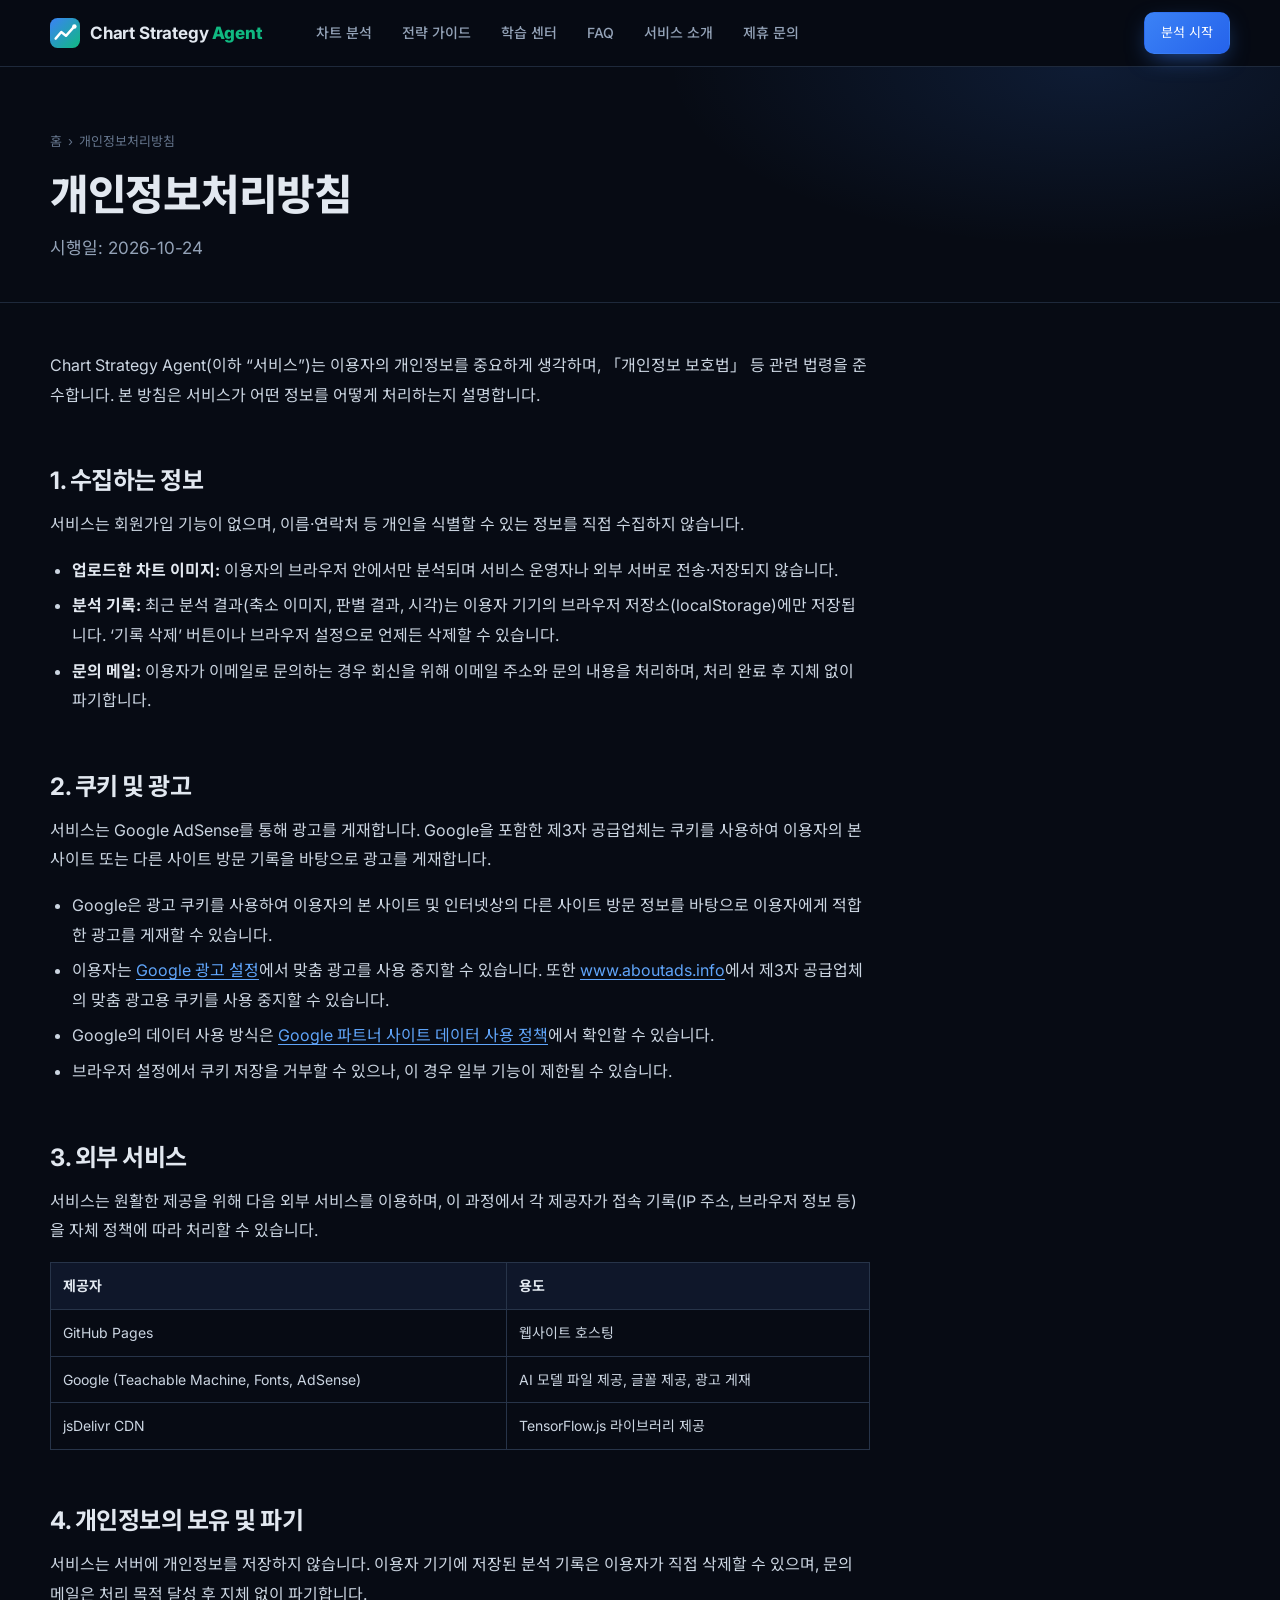
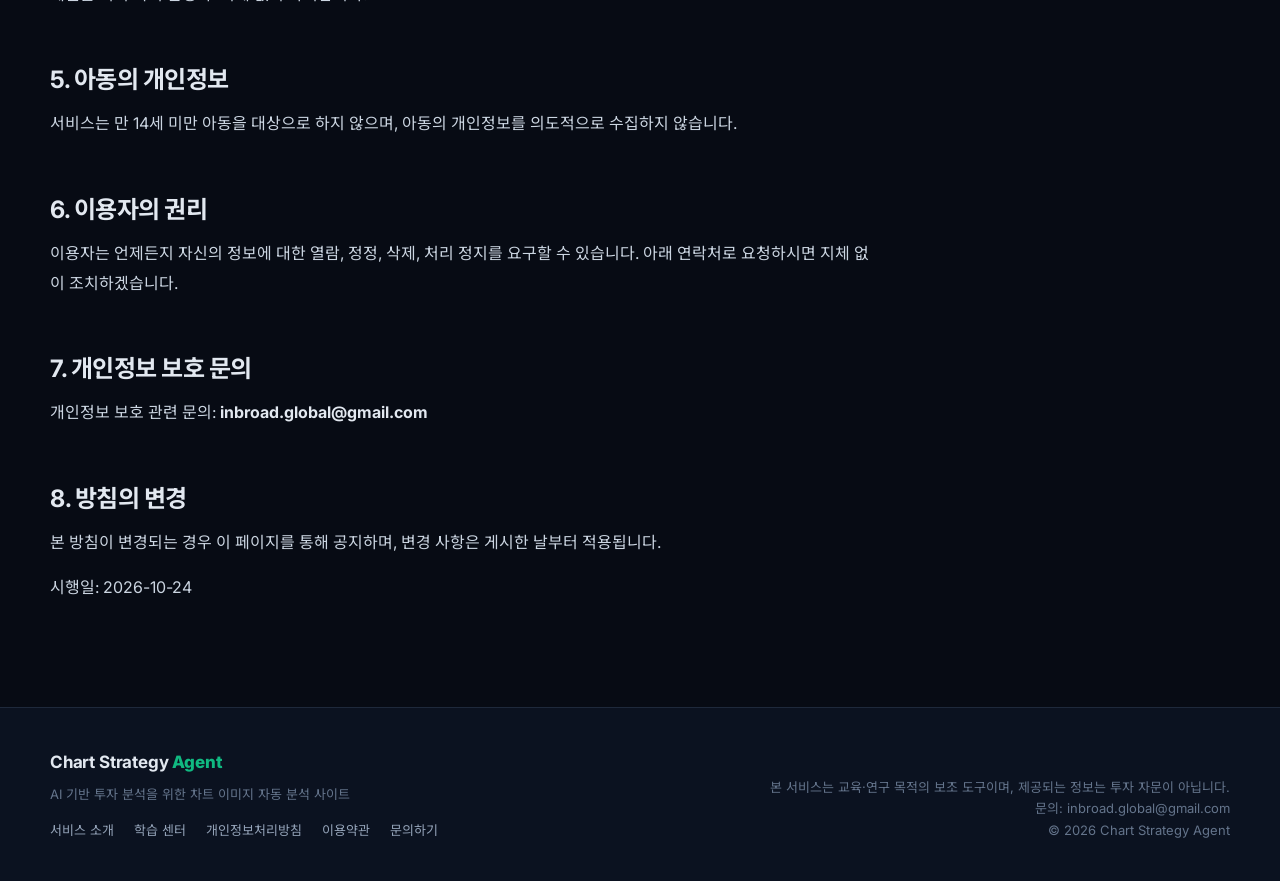
<file: privacy.html>
<!DOCTYPE html>
<html lang="ko">
<head>
  <meta charset="UTF-8" />
  <meta name="viewport" content="width=device-width, initial-scale=1.0" />
  <title>개인정보처리방침 | Chart Strategy Agent</title>
  <meta name="description" content="Chart Strategy Agent의 개인정보처리방침입니다. 수집하는 정보, 쿠키와 Google AdSense 광고, 이용자의 권리에 대해 안내합니다." />
  <link rel="canonical" href="https://wooramseo1.github.io/chart_image_classification/privacy.html" />
  <meta property="og:type" content="article" />
  <meta property="og:site_name" content="Chart Strategy Agent" />
  <meta property="og:title" content="개인정보처리방침 | Chart Strategy Agent" />
  <meta property="og:description" content="Chart Strategy Agent의 개인정보처리방침입니다. 수집하는 정보, 쿠키와 Google AdSense 광고, 이용자의 권리에 대해 안내합니다." />
  <meta property="og:url" content="https://wooramseo1.github.io/chart_image_classification/privacy.html" />
  <meta property="og:locale" content="ko_KR" />
  <link rel="icon" href="favicon.svg" type="image/svg+xml" />
  <meta name="google-adsense-account" content="ca-pub-8016145801255618" />
  <script async src="https://pagead2.googlesyndication.com/pagead/js/adsbygoogle.js?client=ca-pub-8016145801255618" crossorigin="anonymous"></script>
  <link rel="preconnect" href="https://fonts.googleapis.com" />
  <link rel="preconnect" href="https://fonts.gstatic.com" crossorigin />
  <link href="https://fonts.googleapis.com/css2?family=Inter:wght@400;500;600;700;800&family=Noto+Sans+KR:wght@400;500;700;900&family=JetBrains+Mono:wght@500&display=swap" rel="stylesheet" />
  <link rel="stylesheet" href="style.css" />
</head>
<body>
  <header class="nav">
    <div class="container nav-inner">
      <a href="index.html" class="brand">
        <svg class="brand-mark" viewBox="0 0 32 32" aria-hidden="true">
          <rect width="32" height="32" rx="8" fill="url(#bg)" />
          <path d="M6 22 L12 15 L17 19 L26 9" stroke="#fff" stroke-width="2.6" fill="none" stroke-linecap="round" stroke-linejoin="round" />
          <circle cx="26" cy="9" r="2.4" fill="#fff" />
          <defs><linearGradient id="bg" x1="0" y1="0" x2="1" y2="1"><stop offset="0" stop-color="#3b82f6" /><stop offset="1" stop-color="#10b981" /></linearGradient></defs>
        </svg>
        <span>Chart Strategy <b>Agent</b></span>
      </a>
      <nav class="menu" id="menu">
        <a href="index.html#analyze">차트 분석</a>
        <a href="index.html#strategy">전략 가이드</a>
        <a href="learn.html">학습 센터</a>
        <a href="index.html#faq">FAQ</a>
        <a href="about.html">서비스 소개</a>
        <a href="index.html#partnership">제휴 문의</a>
      </nav>
      <div class="nav-right">
        <a href="index.html#analyze" class="btn btn-primary btn-sm">분석 시작</a>
        <button class="menu-toggle" id="menuToggle" aria-label="메뉴 열기">☰</button>
      </div>
    </div>
  </header>
  <main>
    <section class="page-hero">
      <div class="container">
        <nav class="breadcrumb" aria-label="현재 위치"><a href="index.html">홈</a><span>개인정보처리방침</span></nav>
        <h1>개인정보처리방침</h1>
        <p class="lead">시행일: 2026-10-24</p>
      </div>
    </section>
    <section class="legal">
      <div class="container">
        <div class="prose">

<p>Chart Strategy Agent(이하 “서비스”)는 이용자의 개인정보를 중요하게 생각하며, 「개인정보 보호법」 등 관련 법령을 준수합니다. 본 방침은 서비스가 어떤 정보를 어떻게 처리하는지 설명합니다.</p>

<h2>1. 수집하는 정보</h2>
<p>서비스는 회원가입 기능이 없으며, 이름·연락처 등 개인을 식별할 수 있는 정보를 직접 수집하지 않습니다.</p>
<ul>
  <li><strong>업로드한 차트 이미지:</strong> 이용자의 브라우저 안에서만 분석되며 서비스 운영자나 외부 서버로 전송·저장되지 않습니다.</li>
  <li><strong>분석 기록:</strong> 최근 분석 결과(축소 이미지, 판별 결과, 시각)는 이용자 기기의 브라우저 저장소(localStorage)에만 저장됩니다. ‘기록 삭제’ 버튼이나 브라우저 설정으로 언제든 삭제할 수 있습니다.</li>
  <li><strong>문의 메일:</strong> 이용자가 이메일로 문의하는 경우 회신을 위해 이메일 주소와 문의 내용을 처리하며, 처리 완료 후 지체 없이 파기합니다.</li>
</ul>

<h2>2. 쿠키 및 광고</h2>
<p>서비스는 Google AdSense를 통해 광고를 게재합니다. Google을 포함한 제3자 공급업체는 쿠키를 사용하여 이용자의 본 사이트 또는 다른 사이트 방문 기록을 바탕으로 광고를 게재합니다.</p>
<ul>
  <li>Google은 광고 쿠키를 사용하여 이용자의 본 사이트 및 인터넷상의 다른 사이트 방문 정보를 바탕으로 이용자에게 적합한 광고를 게재할 수 있습니다.</li>
  <li>이용자는 <a href="https://www.google.com/settings/ads" rel="nofollow noopener" target="_blank">Google 광고 설정</a>에서 맞춤 광고를 사용 중지할 수 있습니다. 또한 <a href="https://www.aboutads.info/choices/" rel="nofollow noopener" target="_blank">www.aboutads.info</a>에서 제3자 공급업체의 맞춤 광고용 쿠키를 사용 중지할 수 있습니다.</li>
  <li>Google의 데이터 사용 방식은 <a href="https://policies.google.com/technologies/partner-sites" rel="nofollow noopener" target="_blank">Google 파트너 사이트 데이터 사용 정책</a>에서 확인할 수 있습니다.</li>
  <li>브라우저 설정에서 쿠키 저장을 거부할 수 있으나, 이 경우 일부 기능이 제한될 수 있습니다.</li>
</ul>

<h2>3. 외부 서비스</h2>
<p>서비스는 원활한 제공을 위해 다음 외부 서비스를 이용하며, 이 과정에서 각 제공자가 접속 기록(IP 주소, 브라우저 정보 등)을 자체 정책에 따라 처리할 수 있습니다.</p>
<div class="table-scroll"><table>
  <thead><tr><th>제공자</th><th>용도</th></tr></thead>
  <tbody>
    <tr><td>GitHub Pages</td><td>웹사이트 호스팅</td></tr>
    <tr><td>Google (Teachable Machine, Fonts, AdSense)</td><td>AI 모델 파일 제공, 글꼴 제공, 광고 게재</td></tr>
    <tr><td>jsDelivr CDN</td><td>TensorFlow.js 라이브러리 제공</td></tr>
  </tbody>
</table></div>

<h2>4. 개인정보의 보유 및 파기</h2>
<p>서비스는 서버에 개인정보를 저장하지 않습니다. 이용자 기기에 저장된 분석 기록은 이용자가 직접 삭제할 수 있으며, 문의 메일은 처리 목적 달성 후 지체 없이 파기합니다.</p>

<h2>5. 아동의 개인정보</h2>
<p>서비스는 만 14세 미만 아동을 대상으로 하지 않으며, 아동의 개인정보를 의도적으로 수집하지 않습니다.</p>

<h2>6. 이용자의 권리</h2>
<p>이용자는 언제든지 자신의 정보에 대한 열람, 정정, 삭제, 처리 정지를 요구할 수 있습니다. 아래 연락처로 요청하시면 지체 없이 조치하겠습니다.</p>

<h2>7. 개인정보 보호 문의</h2>
<p>개인정보 보호 관련 문의: <strong>inbroad.global@gmail.com</strong></p>

<h2>8. 방침의 변경</h2>
<p>본 방침이 변경되는 경우 이 페이지를 통해 공지하며, 변경 사항은 게시한 날부터 적용됩니다.</p>
<p>시행일: 2026-10-24</p>

        </div>
      </div>
    </section>
  </main>
  <footer class="footer">
    <div class="container footer-inner">
      <div>
        <a href="index.html" class="brand"><span>Chart Strategy <b>Agent</b></span></a>
        <p>AI 기반 투자 분석을 위한 차트 이미지 자동 분석 사이트</p>
        <nav class="footer-links" aria-label="사이트 정보">
          <a href="about.html">서비스 소개</a>
          <a href="learn.html">학습 센터</a>
          <a href="privacy.html">개인정보처리방침</a>
          <a href="terms.html">이용약관</a>
          <a href="contact.html">문의하기</a>
        </nav>
      </div>
      <p class="fine">본 서비스는 교육·연구 목적의 보조 도구이며, 제공되는 정보는 투자 자문이 아닙니다.<br />문의: inbroad.global@gmail.com<br />© 2026 Chart Strategy Agent</p>
    </div>
  </footer>
  <script>
    document.getElementById("menuToggle").addEventListener("click", function () {
      document.getElementById("menu").classList.toggle("open");
    });
  </script>
</body>
</html>
</file>
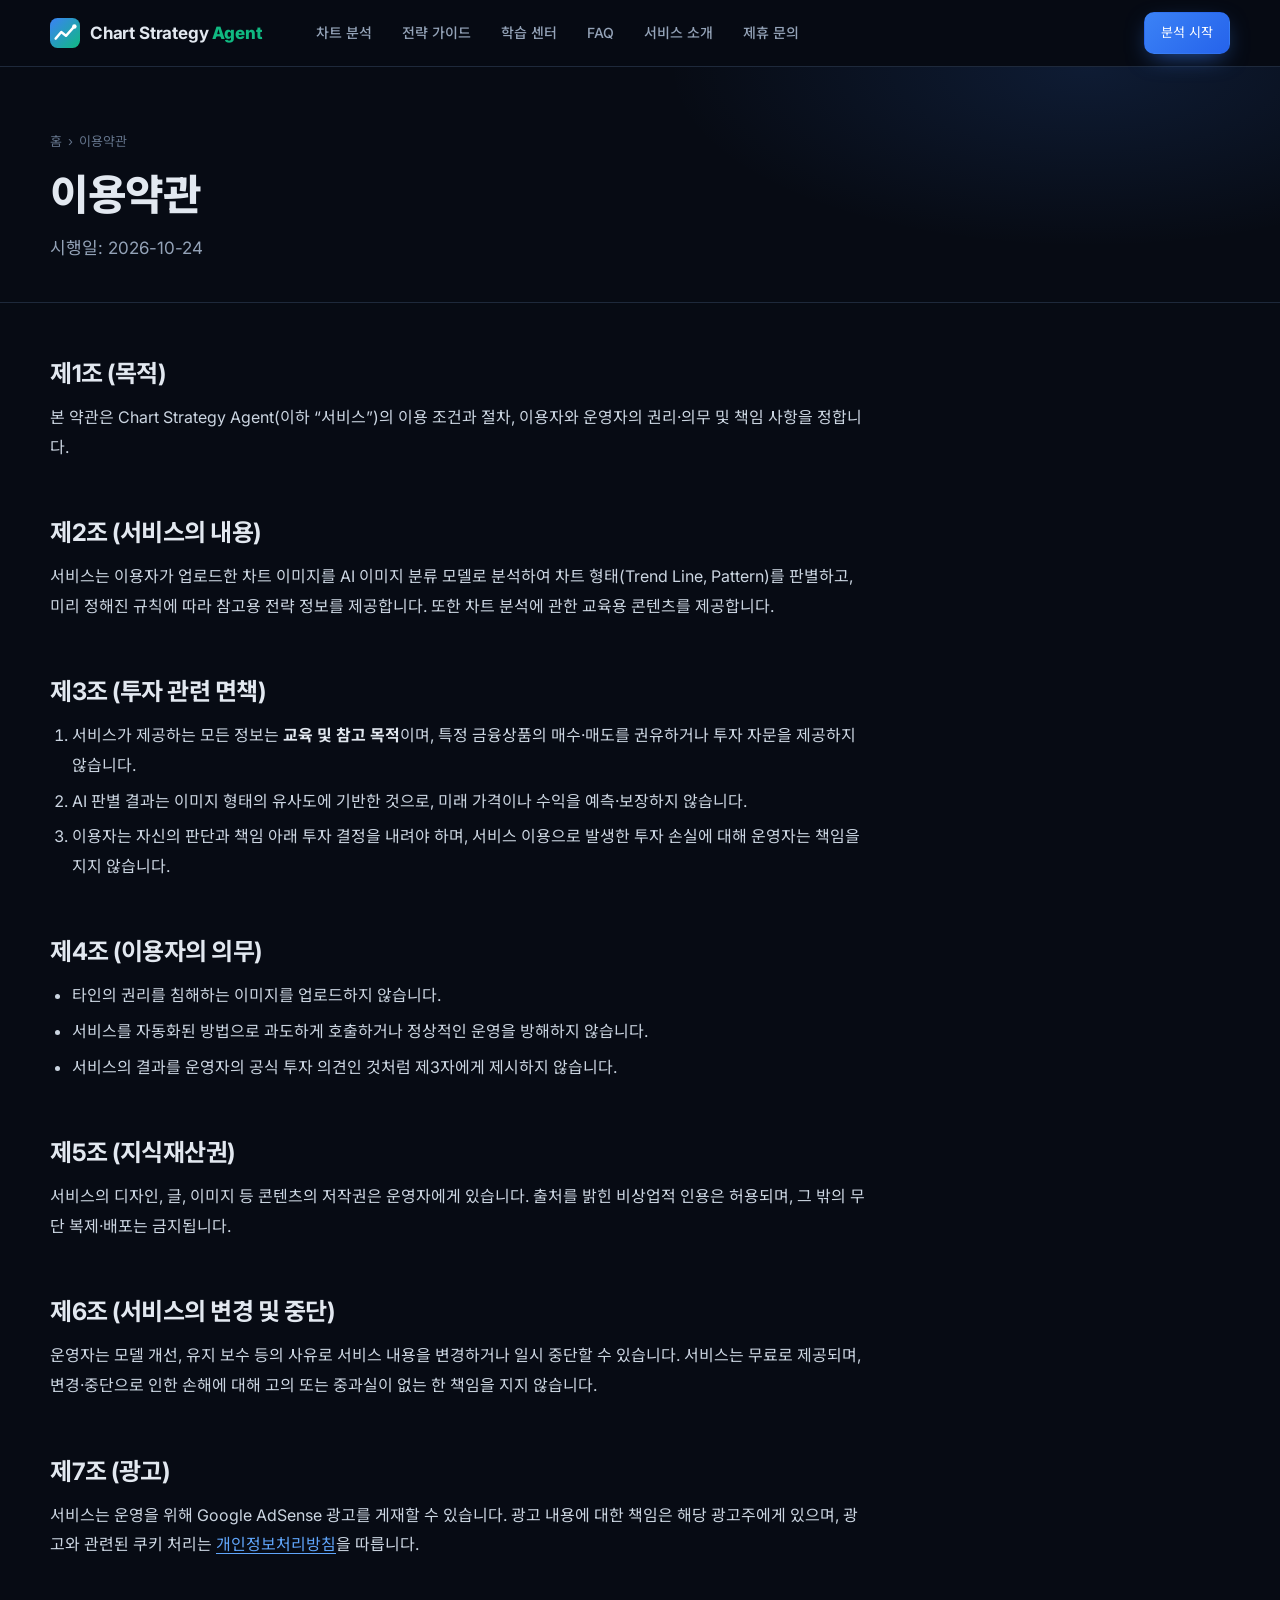
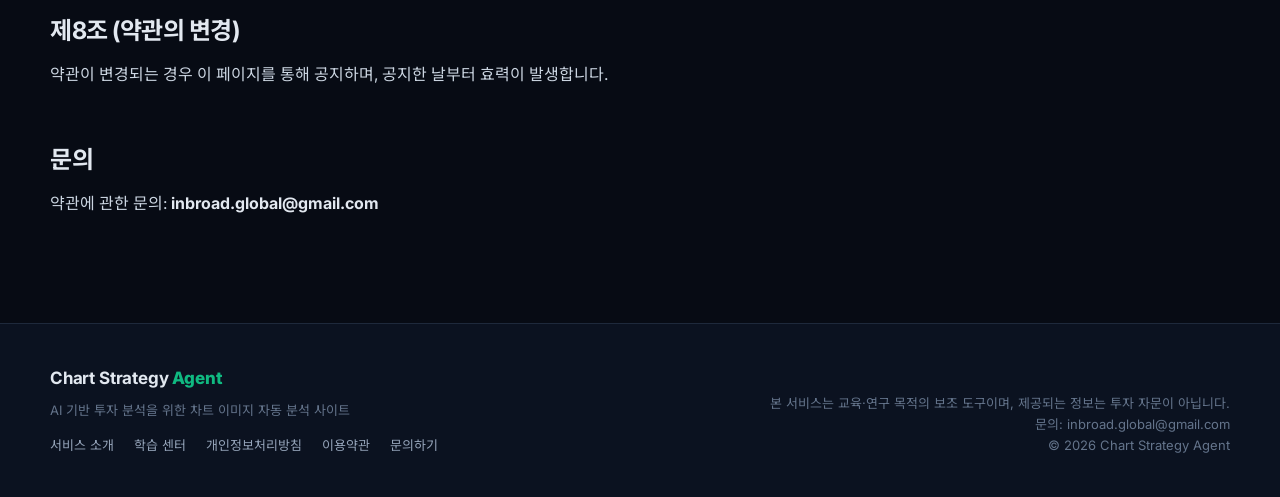
<file: terms.html>
<!DOCTYPE html>
<html lang="ko">
<head>
  <meta charset="UTF-8" />
  <meta name="viewport" content="width=device-width, initial-scale=1.0" />
  <title>이용약관 | Chart Strategy Agent</title>
  <meta name="description" content="Chart Strategy Agent 서비스 이용약관입니다. 서비스의 성격, 투자 관련 면책, 이용자의 책임에 대해 안내합니다." />
  <link rel="canonical" href="https://wooramseo1.github.io/chart_image_classification/terms.html" />
  <meta property="og:type" content="article" />
  <meta property="og:site_name" content="Chart Strategy Agent" />
  <meta property="og:title" content="이용약관 | Chart Strategy Agent" />
  <meta property="og:description" content="Chart Strategy Agent 서비스 이용약관입니다. 서비스의 성격, 투자 관련 면책, 이용자의 책임에 대해 안내합니다." />
  <meta property="og:url" content="https://wooramseo1.github.io/chart_image_classification/terms.html" />
  <meta property="og:locale" content="ko_KR" />
  <link rel="icon" href="favicon.svg" type="image/svg+xml" />
  <meta name="google-adsense-account" content="ca-pub-8016145801255618" />
  <script async src="https://pagead2.googlesyndication.com/pagead/js/adsbygoogle.js?client=ca-pub-8016145801255618" crossorigin="anonymous"></script>
  <link rel="preconnect" href="https://fonts.googleapis.com" />
  <link rel="preconnect" href="https://fonts.gstatic.com" crossorigin />
  <link href="https://fonts.googleapis.com/css2?family=Inter:wght@400;500;600;700;800&family=Noto+Sans+KR:wght@400;500;700;900&family=JetBrains+Mono:wght@500&display=swap" rel="stylesheet" />
  <link rel="stylesheet" href="style.css" />
</head>
<body>
  <header class="nav">
    <div class="container nav-inner">
      <a href="index.html" class="brand">
        <svg class="brand-mark" viewBox="0 0 32 32" aria-hidden="true">
          <rect width="32" height="32" rx="8" fill="url(#bg)" />
          <path d="M6 22 L12 15 L17 19 L26 9" stroke="#fff" stroke-width="2.6" fill="none" stroke-linecap="round" stroke-linejoin="round" />
          <circle cx="26" cy="9" r="2.4" fill="#fff" />
          <defs><linearGradient id="bg" x1="0" y1="0" x2="1" y2="1"><stop offset="0" stop-color="#3b82f6" /><stop offset="1" stop-color="#10b981" /></linearGradient></defs>
        </svg>
        <span>Chart Strategy <b>Agent</b></span>
      </a>
      <nav class="menu" id="menu">
        <a href="index.html#analyze">차트 분석</a>
        <a href="index.html#strategy">전략 가이드</a>
        <a href="learn.html">학습 센터</a>
        <a href="index.html#faq">FAQ</a>
        <a href="about.html">서비스 소개</a>
        <a href="index.html#partnership">제휴 문의</a>
      </nav>
      <div class="nav-right">
        <a href="index.html#analyze" class="btn btn-primary btn-sm">분석 시작</a>
        <button class="menu-toggle" id="menuToggle" aria-label="메뉴 열기">☰</button>
      </div>
    </div>
  </header>
  <main>
    <section class="page-hero">
      <div class="container">
        <nav class="breadcrumb" aria-label="현재 위치"><a href="index.html">홈</a><span>이용약관</span></nav>
        <h1>이용약관</h1>
        <p class="lead">시행일: 2026-10-24</p>
      </div>
    </section>
    <section class="legal">
      <div class="container">
        <div class="prose">

<h2>제1조 (목적)</h2>
<p>본 약관은 Chart Strategy Agent(이하 “서비스”)의 이용 조건과 절차, 이용자와 운영자의 권리·의무 및 책임 사항을 정합니다.</p>

<h2>제2조 (서비스의 내용)</h2>
<p>서비스는 이용자가 업로드한 차트 이미지를 AI 이미지 분류 모델로 분석하여 차트 형태(Trend Line, Pattern)를 판별하고, 미리 정해진 규칙에 따라 참고용 전략 정보를 제공합니다. 또한 차트 분석에 관한 교육용 콘텐츠를 제공합니다.</p>

<h2>제3조 (투자 관련 면책)</h2>
<ol>
  <li>서비스가 제공하는 모든 정보는 <strong>교육 및 참고 목적</strong>이며, 특정 금융상품의 매수·매도를 권유하거나 투자 자문을 제공하지 않습니다.</li>
  <li>AI 판별 결과는 이미지 형태의 유사도에 기반한 것으로, 미래 가격이나 수익을 예측·보장하지 않습니다.</li>
  <li>이용자는 자신의 판단과 책임 아래 투자 결정을 내려야 하며, 서비스 이용으로 발생한 투자 손실에 대해 운영자는 책임을 지지 않습니다.</li>
</ol>

<h2>제4조 (이용자의 의무)</h2>
<ul>
  <li>타인의 권리를 침해하는 이미지를 업로드하지 않습니다.</li>
  <li>서비스를 자동화된 방법으로 과도하게 호출하거나 정상적인 운영을 방해하지 않습니다.</li>
  <li>서비스의 결과를 운영자의 공식 투자 의견인 것처럼 제3자에게 제시하지 않습니다.</li>
</ul>

<h2>제5조 (지식재산권)</h2>
<p>서비스의 디자인, 글, 이미지 등 콘텐츠의 저작권은 운영자에게 있습니다. 출처를 밝힌 비상업적 인용은 허용되며, 그 밖의 무단 복제·배포는 금지됩니다.</p>

<h2>제6조 (서비스의 변경 및 중단)</h2>
<p>운영자는 모델 개선, 유지 보수 등의 사유로 서비스 내용을 변경하거나 일시 중단할 수 있습니다. 서비스는 무료로 제공되며, 변경·중단으로 인한 손해에 대해 고의 또는 중과실이 없는 한 책임을 지지 않습니다.</p>

<h2>제7조 (광고)</h2>
<p>서비스는 운영을 위해 Google AdSense 광고를 게재할 수 있습니다. 광고 내용에 대한 책임은 해당 광고주에게 있으며, 광고와 관련된 쿠키 처리는 <a href="privacy.html">개인정보처리방침</a>을 따릅니다.</p>

<h2>제8조 (약관의 변경)</h2>
<p>약관이 변경되는 경우 이 페이지를 통해 공지하며, 공지한 날부터 효력이 발생합니다.</p>

<h2>문의</h2>
<p>약관에 관한 문의: <strong>inbroad.global@gmail.com</strong></p>

        </div>
      </div>
    </section>
  </main>
  <footer class="footer">
    <div class="container footer-inner">
      <div>
        <a href="index.html" class="brand"><span>Chart Strategy <b>Agent</b></span></a>
        <p>AI 기반 투자 분석을 위한 차트 이미지 자동 분석 사이트</p>
        <nav class="footer-links" aria-label="사이트 정보">
          <a href="about.html">서비스 소개</a>
          <a href="learn.html">학습 센터</a>
          <a href="privacy.html">개인정보처리방침</a>
          <a href="terms.html">이용약관</a>
          <a href="contact.html">문의하기</a>
        </nav>
      </div>
      <p class="fine">본 서비스는 교육·연구 목적의 보조 도구이며, 제공되는 정보는 투자 자문이 아닙니다.<br />문의: inbroad.global@gmail.com<br />© 2026 Chart Strategy Agent</p>
    </div>
  </footer>
  <script>
    document.getElementById("menuToggle").addEventListener("click", function () {
      document.getElementById("menu").classList.toggle("open");
    });
  </script>
</body>
</html>
</file>
<file: style.css>
:root {
  --bg: #070b14;
  --bg-2: #0b1220;
  --panel: #0f172a;
  --panel-2: #131d33;
  --line: #1e293b;
  --line-2: #273449;
  --text: #e2e8f0;
  --muted: #94a3b8;
  --dim: #64748b;
  --blue: #3b82f6;
  --green: #10b981;
  --red: #ef4444;
  --amber: #f59e0b;
  --violet: #8b5cf6;
  --radius: 16px;
  --shadow: 0 20px 50px -20px rgba(0, 0, 0, .6);
}

* { box-sizing: border-box; }
html { scroll-behavior: smooth; scroll-padding-top: 76px; }
body {
  margin: 0;
  background: var(--bg);
  color: var(--text);
  font: 15px/1.65 "Inter", "Noto Sans KR", system-ui, sans-serif;
  -webkit-font-smoothing: antialiased;
}
a { color: inherit; text-decoration: none; }
img { max-width: 100%; }
[hidden] { display: none !important; }
.container { width: min(1180px, 100% - 40px); margin-inline: auto; }

/* ---------- buttons ---------- */
.btn {
  display: inline-flex; align-items: center; justify-content: center; gap: 8px;
  padding: 12px 22px; border-radius: 10px; border: 1px solid transparent;
  font: 600 15px/1 inherit; cursor: pointer; transition: .2s;
}
.btn-sm { padding: 9px 16px; font-size: 13px; }
.btn-block { width: 100%; margin-top: 20px; padding: 15px; }
.btn-primary { background: linear-gradient(135deg, var(--blue), #2563eb); color: #fff; box-shadow: 0 8px 24px -8px rgba(59, 130, 246, .7); }
.btn-primary:hover:not(:disabled) { transform: translateY(-1px); box-shadow: 0 12px 28px -8px rgba(59, 130, 246, .9); }
.btn-primary:disabled { opacity: .45; cursor: not-allowed; box-shadow: none; }
.btn-ghost { background: transparent; border-color: var(--line-2); color: var(--text); }
.btn-ghost:hover { border-color: var(--blue); color: #fff; }
.link-btn { background: none; border: 0; color: var(--blue); font: 600 13px inherit; cursor: pointer; }
.link-btn:hover { text-decoration: underline; }

/* ---------- nav ---------- */
.nav {
  position: sticky; top: 0; z-index: 50;
  background: rgba(7, 11, 20, .78); backdrop-filter: blur(14px);
  border-bottom: 1px solid var(--line);
}
.nav-inner { display: flex; align-items: center; gap: 28px; height: 66px; }
.brand { display: flex; align-items: center; gap: 10px; font-weight: 700; font-size: 17px; letter-spacing: -.01em; }
.brand b { color: var(--green); font-weight: 800; }
.brand-mark { width: 30px; height: 30px; }
.menu { display: flex; gap: 4px; margin-left: 12px; }
.menu a { padding: 8px 13px; border-radius: 8px; color: var(--muted); font-size: 14px; font-weight: 500; transition: .15s; }
.menu a:hover, .menu a.active { color: #fff; background: var(--panel-2); }
.nav-right { margin-left: auto; display: flex; align-items: center; gap: 14px; }
.model-status { display: flex; align-items: center; gap: 7px; font-size: 12px; color: var(--muted); font-family: "JetBrains Mono", monospace; }
.model-status em { font-style: normal; }
.model-status i { width: 8px; height: 8px; border-radius: 50%; background: var(--amber); box-shadow: 0 0 0 3px rgba(245, 158, 11, .2); animation: pulse 1.4s infinite; }
.model-status.ready i { background: var(--green); box-shadow: 0 0 0 3px rgba(16, 185, 129, .2); animation: none; }
.model-status.error i { background: var(--red); box-shadow: 0 0 0 3px rgba(239, 68, 68, .2); animation: none; }
.menu-toggle { display: none; background: none; border: 1px solid var(--line-2); color: var(--text); border-radius: 8px; width: 38px; height: 38px; font-size: 18px; cursor: pointer; }
@keyframes pulse { 50% { opacity: .35; } }

/* ---------- hero ---------- */
.hero {
  position: relative; overflow: hidden; padding: 96px 0 104px;
  background:
    radial-gradient(800px 400px at 85% 10%, rgba(59, 130, 246, .18), transparent 60%),
    radial-gradient(600px 400px at 10% 90%, rgba(16, 185, 129, .12), transparent 60%);
}
.hero::before {
  content: ""; position: absolute; inset: 0; pointer-events: none;
  background-image: linear-gradient(var(--line) 1px, transparent 1px), linear-gradient(90deg, var(--line) 1px, transparent 1px);
  background-size: 48px 48px; opacity: .25;
  mask-image: radial-gradient(ellipse at center, #000 30%, transparent 75%);
}
.hero-grid { position: relative; display: grid; grid-template-columns: 1.05fr 1fr; gap: 56px; align-items: center; }
.eyebrow { display: inline-block; font: 600 12px "JetBrains Mono", monospace; letter-spacing: .12em; text-transform: uppercase; color: var(--green); margin-bottom: 14px; }
h1 { font-size: clamp(34px, 4.6vw, 54px); line-height: 1.18; letter-spacing: -.03em; margin: 0 0 22px; font-weight: 800; }
.grad { background: linear-gradient(90deg, var(--blue), var(--green)); -webkit-background-clip: text; background-clip: text; color: transparent; }
.lead { color: var(--muted); font-size: 17px; max-width: 540px; margin: 0 0 32px; }
.lead b { color: var(--text); font-weight: 600; }
.hero-cta { display: flex; gap: 12px; flex-wrap: wrap; }
.hero-stats { list-style: none; padding: 0; margin: 44px 0 0; display: flex; gap: 40px; flex-wrap: wrap; }
.hero-stats strong { display: block; font-size: 26px; font-weight: 800; letter-spacing: -.02em; }
.hero-stats span { font-size: 13px; color: var(--dim); }

.mock-card { background: linear-gradient(180deg, var(--panel), var(--bg-2)); border: 1px solid var(--line-2); border-radius: 20px; box-shadow: var(--shadow), 0 0 0 1px rgba(59, 130, 246, .08); padding: 18px; transform: perspective(1200px) rotateY(-6deg) rotateX(3deg); }
.mock-head { display: flex; align-items: center; gap: 6px; margin-bottom: 12px; }
.dot { width: 10px; height: 10px; border-radius: 50%; }
.dot.r { background: #f87171; } .dot.y { background: #fbbf24; } .dot.g { background: #34d399; }
.mock-title { margin-left: 10px; font: 500 12px "JetBrains Mono", monospace; color: var(--muted); }
.mock-chart { width: 100%; display: block; background: #0a1020; border-radius: 12px; }
.mock-chart .grid line { stroke: var(--line); stroke-dasharray: 3 5; }
.mock-chart .tri-line { stroke: var(--amber); stroke-width: 2; stroke-dasharray: 6 5; }
.mock-chart .breakout { stroke: var(--green); stroke-width: 2.5; fill: none; marker-end: none; stroke-linecap: round; }
.mock-result { display: flex; justify-content: space-between; margin-top: 14px; padding: 14px 16px; background: var(--panel-2); border-radius: 12px; }
.mock-result small, .verdict-txt small { display: block; font-size: 11px; color: var(--dim); text-transform: uppercase; letter-spacing: .08em; }
.mock-result b { font-size: 17px; }
.mock-conf { text-align: right; } .mock-conf b { color: var(--green); }
.mock-strategy { margin-top: 10px; font-size: 13px; color: var(--muted); padding: 10px 14px; border: 1px dashed var(--line-2); border-radius: 10px; }

/* ---------- sections ---------- */
.section { padding: 96px 0; }
.section-alt { background: var(--bg-2); border-block: 1px solid var(--line); }
.section-head { text-align: center; max-width: 640px; margin: 0 auto 52px; }
.section-head.row { display: flex; justify-content: space-between; align-items: flex-end; text-align: left; max-width: none; margin-bottom: 28px; }
h2 { font-size: clamp(26px, 3vw, 36px); letter-spacing: -.02em; margin: 0 0 12px; line-height: 1.25; }
.section-head p { color: var(--muted); margin: 0; }
.section-head.row h2 { margin: 0; }

.feature-grid { display: grid; grid-template-columns: repeat(3, 1fr); gap: 18px; }
.feature { background: var(--panel); border: 1px solid var(--line); border-radius: var(--radius); padding: 28px; transition: .2s; }
.feature:hover { border-color: var(--line-2); transform: translateY(-3px); box-shadow: var(--shadow); }
.f-icon { width: 46px; height: 46px; display: grid; place-items: center; font-size: 22px; background: var(--panel-2); border: 1px solid var(--line-2); border-radius: 12px; margin-bottom: 18px; }
.feature h3 { margin: 0 0 8px; font-size: 17px; }
.feature p { margin: 0; color: var(--muted); font-size: 14px; }

/* ---------- workspace ---------- */
.workspace { display: grid; grid-template-columns: 1fr 1.15fr; gap: 22px; align-items: start; }
.panel { background: var(--panel); border: 1px solid var(--line); border-radius: 20px; padding: 26px; box-shadow: var(--shadow); }
.panel-head { display: flex; align-items: center; justify-content: space-between; margin-bottom: 16px; }
.panel-head.mt { margin-top: 26px; }
.panel-head h3 { margin: 0; font-size: 16px; display: flex; align-items: center; gap: 10px; }
.panel-head h3 small { color: var(--dim); font-weight: 400; }
.step { width: 24px; height: 24px; display: grid; place-items: center; border-radius: 7px; background: rgba(59, 130, 246, .15); color: var(--blue); font: 700 12px "JetBrains Mono", monospace; }

.dropzone { position: relative; display: grid; place-items: center; min-height: 260px; border: 2px dashed var(--line-2); border-radius: 14px; background: var(--bg-2); cursor: pointer; overflow: hidden; transition: .2s; }
.dropzone:hover, .dropzone.drag { border-color: var(--blue); background: rgba(59, 130, 246, .06); }
.dropzone.has-img { border-style: solid; cursor: default; }
.dz-empty { text-align: center; padding: 30px; }
.dz-empty p { margin: 14px 0 4px; }
.dz-empty small { color: var(--dim); }
.dz-icon { width: 56px; height: 56px; margin: 0 auto; display: grid; place-items: center; border-radius: 50%; background: rgba(59, 130, 246, .15); color: var(--blue); font-size: 24px; }
#preview { display: block; max-height: 360px; width: 100%; object-fit: contain; }
.scan { position: absolute; inset: 0; background: linear-gradient(180deg, transparent 0%, rgba(16, 185, 129, .25) 48%, rgba(16, 185, 129, .7) 50%, transparent 52%); background-size: 100% 200%; animation: scan 1.2s linear infinite; }
@keyframes scan { from { background-position: 0 100%; } to { background-position: 0 -100%; } }

.options { display: grid; gap: 16px; }
.opt { display: grid; gap: 8px; }
.opt-label { font-size: 13px; color: var(--muted); display: flex; justify-content: space-between; }
.opt-label b { color: var(--text); font-family: "JetBrains Mono", monospace; }
.seg { display: grid; grid-template-columns: repeat(3, 1fr); background: var(--bg-2); border: 1px solid var(--line); border-radius: 10px; padding: 4px; gap: 4px; }
.seg button { background: none; border: 0; color: var(--muted); padding: 9px 6px; border-radius: 7px; font: 500 13px inherit; cursor: pointer; transition: .15s; }
.seg button:hover { color: var(--text); }
.seg button.on { background: var(--panel-2); color: #fff; box-shadow: inset 0 0 0 1px var(--line-2); }
input[type=range] { width: 100%; accent-color: var(--blue); }
.hint { margin: 12px 0 0; text-align: center; font-size: 13px; color: var(--dim); }
.hint.err { color: var(--red); }

.spinner { width: 16px; height: 16px; border: 2px solid rgba(255, 255, 255, .35); border-top-color: #fff; border-radius: 50%; animation: spin .7s linear infinite; }
@keyframes spin { to { transform: rotate(360deg); } }

.result-panel { min-height: 100%; }
.result-empty { display: grid; place-items: center; text-align: center; min-height: 460px; color: var(--dim); }
.result-empty svg { width: 120px; color: var(--line-2); margin-bottom: 10px; }
.result-empty p { margin: 0; }
.result { animation: fade .4s ease; }
@keyframes fade { from { opacity: 0; transform: translateY(8px); } }

.verdict { display: flex; align-items: center; gap: 22px; padding: 18px; background: var(--bg-2); border: 1px solid var(--line); border-radius: 14px; }
.gauge { position: relative; width: 112px; height: 112px; flex: none; }
.gauge svg { transform: rotate(-90deg); }
.g-bg, .g-fg { fill: none; stroke-width: 10; }
.g-bg { stroke: var(--line); }
.g-fg { stroke: var(--green); stroke-linecap: round; stroke-dasharray: 314.16; stroke-dashoffset: 314.16; transition: stroke-dashoffset 1s cubic-bezier(.2, .8, .2, 1), stroke .3s; }
.g-txt { position: absolute; inset: 0; display: grid; place-content: center; text-align: center; }
.g-txt b { font-size: 22px; font-weight: 800; letter-spacing: -.02em; }
.g-txt small { font-size: 11px; color: var(--dim); }
.verdict-txt h4 { margin: 4px 0 10px; font-size: 24px; letter-spacing: -.02em; }
.tags { display: flex; gap: 6px; flex-wrap: wrap; }
.tag { font-size: 12px; padding: 3px 10px; border-radius: 999px; background: var(--panel-2); border: 1px solid var(--line-2); color: var(--muted); }

.probs { display: grid; gap: 12px; margin: 20px 0; }
.prob-row { display: grid; grid-template-columns: 150px 1fr 60px; align-items: center; gap: 12px; font-size: 14px; }
.prob-row .bar { height: 10px; background: var(--line); border-radius: 99px; overflow: hidden; }
.prob-row .bar i { display: block; height: 100%; width: 0; border-radius: 99px; transition: width .9s cubic-bezier(.2, .8, .2, 1); }
.prob-row b { text-align: right; font-family: "JetBrains Mono", monospace; font-size: 13px; }

.strategy-card { border: 1px solid var(--line-2); border-radius: 14px; padding: 20px; background: linear-gradient(180deg, var(--panel-2), var(--panel)); }
.sc-head { display: flex; align-items: center; gap: 12px; margin-bottom: 8px; }
.sc-head h5 { margin: 0; font-size: 18px; }
.sc-badge { font: 700 12px "JetBrains Mono", monospace; padding: 5px 10px; border-radius: 6px; letter-spacing: .04em; }
.strategy-card > p { color: var(--muted); margin: 0 0 16px; font-size: 14px; }
.plan { display: grid; grid-template-columns: repeat(3, 1fr); gap: 10px; }
.plan > div { background: var(--bg-2); border: 1px solid var(--line); border-radius: 10px; padding: 12px; }
.plan small { font-size: 11px; color: var(--dim); text-transform: uppercase; letter-spacing: .08em; }
.plan p { margin: 4px 0 0; font-size: 13px; line-height: 1.5; }
.checklist { list-style: none; padding: 0; margin: 16px 0; display: grid; gap: 8px; }
.checklist li { position: relative; padding-left: 26px; font-size: 13.5px; color: var(--muted); }
.checklist li::before { content: "✓"; position: absolute; left: 0; top: 1px; width: 18px; height: 18px; display: grid; place-items: center; font-size: 11px; border-radius: 5px; background: rgba(16, 185, 129, .15); color: var(--green); }
.risk-row { display: flex; align-items: center; gap: 12px; font-size: 13px; color: var(--muted); padding-top: 14px; border-top: 1px solid var(--line); }
.risk-bar { flex: 1; height: 8px; border-radius: 99px; background: var(--line); overflow: hidden; }
.risk-bar i { display: block; height: 100%; width: 0; background: linear-gradient(90deg, var(--green), var(--amber), var(--red)); background-size: 300px 100%; transition: width .8s; }
.risk-row b { color: var(--text); min-width: 40px; text-align: right; }
.disclaimer { font-size: 12px; color: var(--dim); margin: 14px 0 0; }

.buy { background: rgba(16, 185, 129, .15); color: #34d399; }
.sell { background: rgba(239, 68, 68, .15); color: #f87171; }
.wait { background: rgba(245, 158, 11, .15); color: #fbbf24; }
.hold { background: rgba(148, 163, 184, .15); color: #cbd5e1; }

/* ---------- strategy guide ---------- */
.guide-grid { display: grid; grid-template-columns: 1fr 1fr; gap: 22px; }
.guide { background: var(--panel); border: 1px solid var(--line); border-radius: 20px; overflow: hidden; }
.guide-svg { display: block; width: 100%; background: var(--bg-2); border-bottom: 1px solid var(--line); padding: 16px; }
.guide-svg .price { fill: none; stroke: var(--blue); stroke-width: 2.5; stroke-linejoin: round; }
.guide-svg .support { stroke: var(--amber); stroke-width: 2; stroke-dasharray: 6 5; }
.guide-body { padding: 24px 26px 26px; }
.guide-body h3 { margin: 10px 0 8px; font-size: 20px; }
.guide-body p { color: var(--muted); margin: 0 0 14px; font-size: 14px; }
.guide-body ul { margin: 0; padding-left: 18px; font-size: 14px; color: var(--muted); display: grid; gap: 6px; }
.guide-body ul b { color: var(--text); }
.pill { font: 600 11px "JetBrains Mono", monospace; padding: 4px 10px; border-radius: 99px; }
.pill.blue { background: rgba(59, 130, 246, .15); color: #60a5fa; }
.pill.green { background: rgba(16, 185, 129, .15); color: #34d399; }

.rule-table-wrap { margin-top: 28px; overflow-x: auto; border: 1px solid var(--line); border-radius: 14px; }
.rule-table { width: 100%; border-collapse: collapse; font-size: 14px; min-width: 520px; }
.rule-table th, .rule-table td { padding: 14px 18px; text-align: left; border-bottom: 1px solid var(--line); }
.rule-table th { background: var(--panel); color: var(--dim); font-size: 12px; text-transform: uppercase; letter-spacing: .08em; font-weight: 600; }
.rule-table tr:last-child td { border-bottom: 0; }
.rule-table td { color: var(--muted); }
.act { font-size: 12px; font-weight: 600; padding: 4px 10px; border-radius: 6px; white-space: nowrap; }

/* ---------- pipeline ---------- */
.pipeline { list-style: none; padding: 0; margin: 0; display: grid; grid-template-columns: repeat(4, 1fr); gap: 18px; counter-reset: s; }
.pipeline li { position: relative; background: var(--panel); border: 1px solid var(--line); border-radius: var(--radius); padding: 26px 22px; }
.pipeline li:not(:last-child)::after { content: "→"; position: absolute; right: -15px; top: 50%; transform: translateY(-50%); color: var(--dim); font-size: 18px; z-index: 1; }
.pipeline span { font: 700 13px "JetBrains Mono", monospace; color: var(--blue); }
.pipeline h4 { margin: 10px 0 6px; font-size: 17px; }
.pipeline p { margin: 0; color: var(--muted); font-size: 14px; }
.tech { display: flex; flex-wrap: wrap; justify-content: center; gap: 10px; margin-top: 36px; }
.tech span { font: 500 12px "JetBrains Mono", monospace; color: var(--muted); padding: 8px 14px; border: 1px solid var(--line-2); border-radius: 99px; }

/* ---------- history ---------- */
.history-grid { display: grid; grid-template-columns: repeat(auto-fill, minmax(220px, 1fr)); gap: 16px; }
.h-card { background: var(--panel); border: 1px solid var(--line); border-radius: 14px; overflow: hidden; }
.h-card img { display: block; width: 100%; height: 130px; object-fit: cover; background: var(--bg-2); }
.h-body { padding: 12px 14px; }
.h-body b { display: block; font-size: 14px; }
.h-body .h-meta { display: flex; justify-content: space-between; align-items: center; margin-top: 6px; font-size: 12px; color: var(--dim); }
.history-empty { color: var(--dim); text-align: center; padding: 40px; border: 1px dashed var(--line-2); border-radius: 14px; margin: 0; }

/* ---------- footer / toast ---------- */
.footer { border-top: 1px solid var(--line); padding: 40px 0; background: var(--bg-2); }
.footer-inner { display: flex; justify-content: space-between; gap: 30px; flex-wrap: wrap; align-items: flex-end; }
.footer p { color: var(--dim); font-size: 13px; margin: 8px 0 0; }
.footer .fine { text-align: right; }
.toast { position: fixed; left: 50%; bottom: 28px; transform: translate(-50%, 20px); background: var(--panel-2); border: 1px solid var(--line-2); padding: 12px 20px; border-radius: 10px; font-size: 14px; opacity: 0; pointer-events: none; transition: .25s; z-index: 100; box-shadow: var(--shadow); }
.toast.show { opacity: 1; transform: translate(-50%, 0); }

/* ---------- responsive ---------- */
@media (max-width: 1024px) {
  .menu { position: absolute; top: 66px; left: 0; right: 0; flex-direction: column; padding: 12px 20px 20px; background: var(--bg); border-bottom: 1px solid var(--line); display: none; margin: 0; }
  .menu.open { display: flex; }
  .menu-toggle { display: block; }
  .hero-grid, .workspace, .guide-grid { grid-template-columns: 1fr; }
  .feature-grid { grid-template-columns: 1fr 1fr; }
  .pipeline { grid-template-columns: 1fr 1fr; }
  .pipeline li::after { display: none; }
  .mock-card { transform: none; }
}
@media (max-width: 640px) {
  .container { width: calc(100% - 32px); }
  .hero { padding: 64px 0; }
  .feature-grid, .pipeline, .plan { grid-template-columns: 1fr; }
  .model-status em, .nav-right .btn { display: none; }
  .prob-row { grid-template-columns: 110px 1fr 52px; }
  .verdict { flex-direction: column; text-align: center; }
  .tags { justify-content: center; }
  .section { padding: 68px 0; }
  .footer .fine { text-align: left; }
}

/* =========================================================
   Content pages (학습 센터 · 소개 · 정책)
   ========================================================= */
.page-hero { padding: 64px 0 40px; border-bottom: 1px solid var(--line); background: radial-gradient(700px 300px at 85% 0%, rgba(59, 130, 246, .14), transparent 60%); }
.page-hero h1 { font-size: clamp(28px, 3.6vw, 42px); margin-bottom: 14px; }
.page-hero .lead { margin: 0; max-width: 720px; }
.breadcrumb { display: flex; flex-wrap: wrap; gap: 6px; font-size: 13px; color: var(--dim); margin-bottom: 18px; }
.breadcrumb a:hover { color: var(--text); }
.breadcrumb span::before { content: "›"; margin-right: 6px; }
.meta-line { display: flex; flex-wrap: wrap; gap: 16px; margin-top: 18px; font-size: 13px; color: var(--dim); }

.article-wrap { display: grid; grid-template-columns: minmax(0, 1fr) 260px; gap: 48px; padding: 48px 0 88px; align-items: start; }
.toc { position: sticky; top: 90px; background: var(--panel); border: 1px solid var(--line); border-radius: 14px; padding: 20px; font-size: 14px; }
.toc b { display: block; font-size: 12px; color: var(--dim); text-transform: uppercase; letter-spacing: .08em; margin-bottom: 10px; }
.toc ol { margin: 0; padding-left: 18px; display: grid; gap: 6px; color: var(--muted); }
.toc a:hover { color: var(--text); }

.prose { font-size: 16px; line-height: 1.85; color: #cbd5e1; max-width: 760px; }
.prose h2 { font-size: 24px; color: var(--text); margin: 48px 0 14px; padding-top: 8px; }
.prose h2:first-child { margin-top: 0; }
.prose h3 { font-size: 18px; color: var(--text); margin: 30px 0 10px; }
.prose p { margin: 0 0 16px; }
.prose ul, .prose ol { margin: 0 0 18px; padding-left: 22px; display: grid; gap: 6px; }
.prose strong { color: var(--text); }
.prose a { color: #60a5fa; text-decoration: underline; text-underline-offset: 3px; }
.prose table { width: 100%; border-collapse: collapse; font-size: 14px; }
.prose th, .prose td { border: 1px solid var(--line-2); padding: 10px 12px; text-align: left; vertical-align: top; }
.prose th { background: var(--panel); color: var(--text); }
.table-scroll { overflow-x: auto; margin: 0 0 20px; }
.prose figure { margin: 26px 0; background: var(--panel); border: 1px solid var(--line); border-radius: 14px; padding: 18px; }
.prose figure svg { display: block; width: 100%; height: auto; }
.prose figcaption { font-size: 13px; color: var(--dim); margin-top: 10px; text-align: center; }
.fig .price { fill: none; stroke: var(--blue); stroke-width: 2.5; stroke-linejoin: round; }
.fig .line { stroke: var(--amber); stroke-width: 2; stroke-dasharray: 6 5; }
.fig .good { stroke: var(--green); stroke-width: 2.5; fill: none; }
.fig .bad { stroke: var(--red); stroke-width: 2.5; fill: none; }
.fig text { fill: var(--muted); font: 12px "Noto Sans KR", sans-serif; }
.callout { margin: 24px 0; padding: 18px 20px; border-radius: 12px; border: 1px solid var(--line-2); background: var(--panel); font-size: 15px; }
.callout.key { border-left: 4px solid var(--green); }
.callout.warn { border-left: 4px solid var(--amber); }
.callout b:first-child { display: block; color: var(--text); margin-bottom: 6px; }
.callout ul { margin: 6px 0 0; }
.cta-box { margin-top: 44px; padding: 26px; border-radius: 16px; background: linear-gradient(135deg, rgba(59, 130, 246, .16), rgba(16, 185, 129, .1)); border: 1px solid var(--line-2); display: flex; gap: 20px; justify-content: space-between; align-items: center; flex-wrap: wrap; }
.cta-box p { margin: 0; color: var(--text); font-weight: 600; }
.related { margin-top: 40px; }
.related h2 { font-size: 18px; }

.learn-grid { display: grid; grid-template-columns: repeat(auto-fill, minmax(300px, 1fr)); gap: 18px; }
.learn-card { display: flex; flex-direction: column; background: var(--panel); border: 1px solid var(--line); border-radius: var(--radius); padding: 24px; transition: .2s; }
.learn-card:hover { border-color: var(--blue); transform: translateY(-3px); box-shadow: var(--shadow); }
.learn-card .pill { align-self: flex-start; }
.learn-card h3 { margin: 12px 0 8px; font-size: 18px; line-height: 1.4; }
.learn-card p { margin: 0 0 16px; color: var(--muted); font-size: 14px; flex: 1; }
.learn-card small { color: var(--dim); font-size: 12px; }
.pill.amber { background: rgba(245, 158, 11, .15); color: #fbbf24; }
.pill.violet { background: rgba(139, 92, 246, .15); color: #a78bfa; }
.section-more { text-align: center; margin-top: 28px; }

.faq { max-width: 820px; margin: 0 auto; display: grid; gap: 12px; }
.faq details { background: var(--panel); border: 1px solid var(--line); border-radius: 12px; padding: 0 20px; }
.faq summary { cursor: pointer; list-style: none; padding: 18px 0; font-weight: 600; display: flex; justify-content: space-between; gap: 16px; }
.faq summary::-webkit-details-marker { display: none; }
.faq summary::after { content: "+"; color: var(--dim); font-size: 20px; line-height: 1; }
.faq details[open] summary::after { content: "−"; }
.faq details p { margin: 0 0 18px; color: var(--muted); font-size: 14.5px; }

.legal { padding: 48px 0 88px; }
.legal .prose { max-width: 820px; }
.footer-links { display: flex; flex-wrap: wrap; gap: 8px 20px; margin-top: 14px; font-size: 13px; }
.footer-links a { color: var(--muted); }
.footer-links a:hover { color: var(--text); }
.err-page { min-height: 60vh; display: grid; place-items: center; text-align: center; padding: 80px 0; }
.err-page h1 { font-size: 72px; margin: 0; }

@media (max-width: 1024px) {
  .article-wrap { grid-template-columns: 1fr; }
  .toc { position: static; order: -1; }
}
.faq details p a { color: #60a5fa; text-decoration: underline; text-underline-offset: 3px; }

/* ---------- partnership form ---------- */
.partner-form { max-width: 720px; margin: 0 auto; display: grid; gap: 16px; background: var(--panel); border: 1px solid var(--line); border-radius: var(--radius); padding: 28px; }
.pf-row { display: grid; grid-template-columns: 1fr 1fr; gap: 16px; }
.partner-form label { display: grid; gap: 8px; font-size: 13px; font-weight: 600; color: var(--muted); }
.partner-form input, .partner-form select, .partner-form textarea { width: 100%; background: var(--bg-2); border: 1px solid var(--line-2); border-radius: 10px; padding: 12px 14px; color: var(--text); font: 400 14px inherit; font-family: inherit; transition: border-color .15s; }
.partner-form textarea { resize: vertical; min-height: 140px; }
.partner-form input:focus, .partner-form select:focus, .partner-form textarea:focus { outline: none; border-color: var(--blue); }
.partner-form .btn-block { margin-top: 4px; }
.pf-hp { position: absolute; left: -9999px; width: 1px; height: 1px; opacity: 0; }
.pf-status { margin: 0; min-height: 1.4em; text-align: center; font-size: 14px; color: var(--muted); }
.pf-status.ok { color: var(--green); }
.pf-status.err { color: var(--red); }
@media (max-width: 640px) {
  .pf-row { grid-template-columns: 1fr; }
  .partner-form { padding: 20px; }
}
</file>
